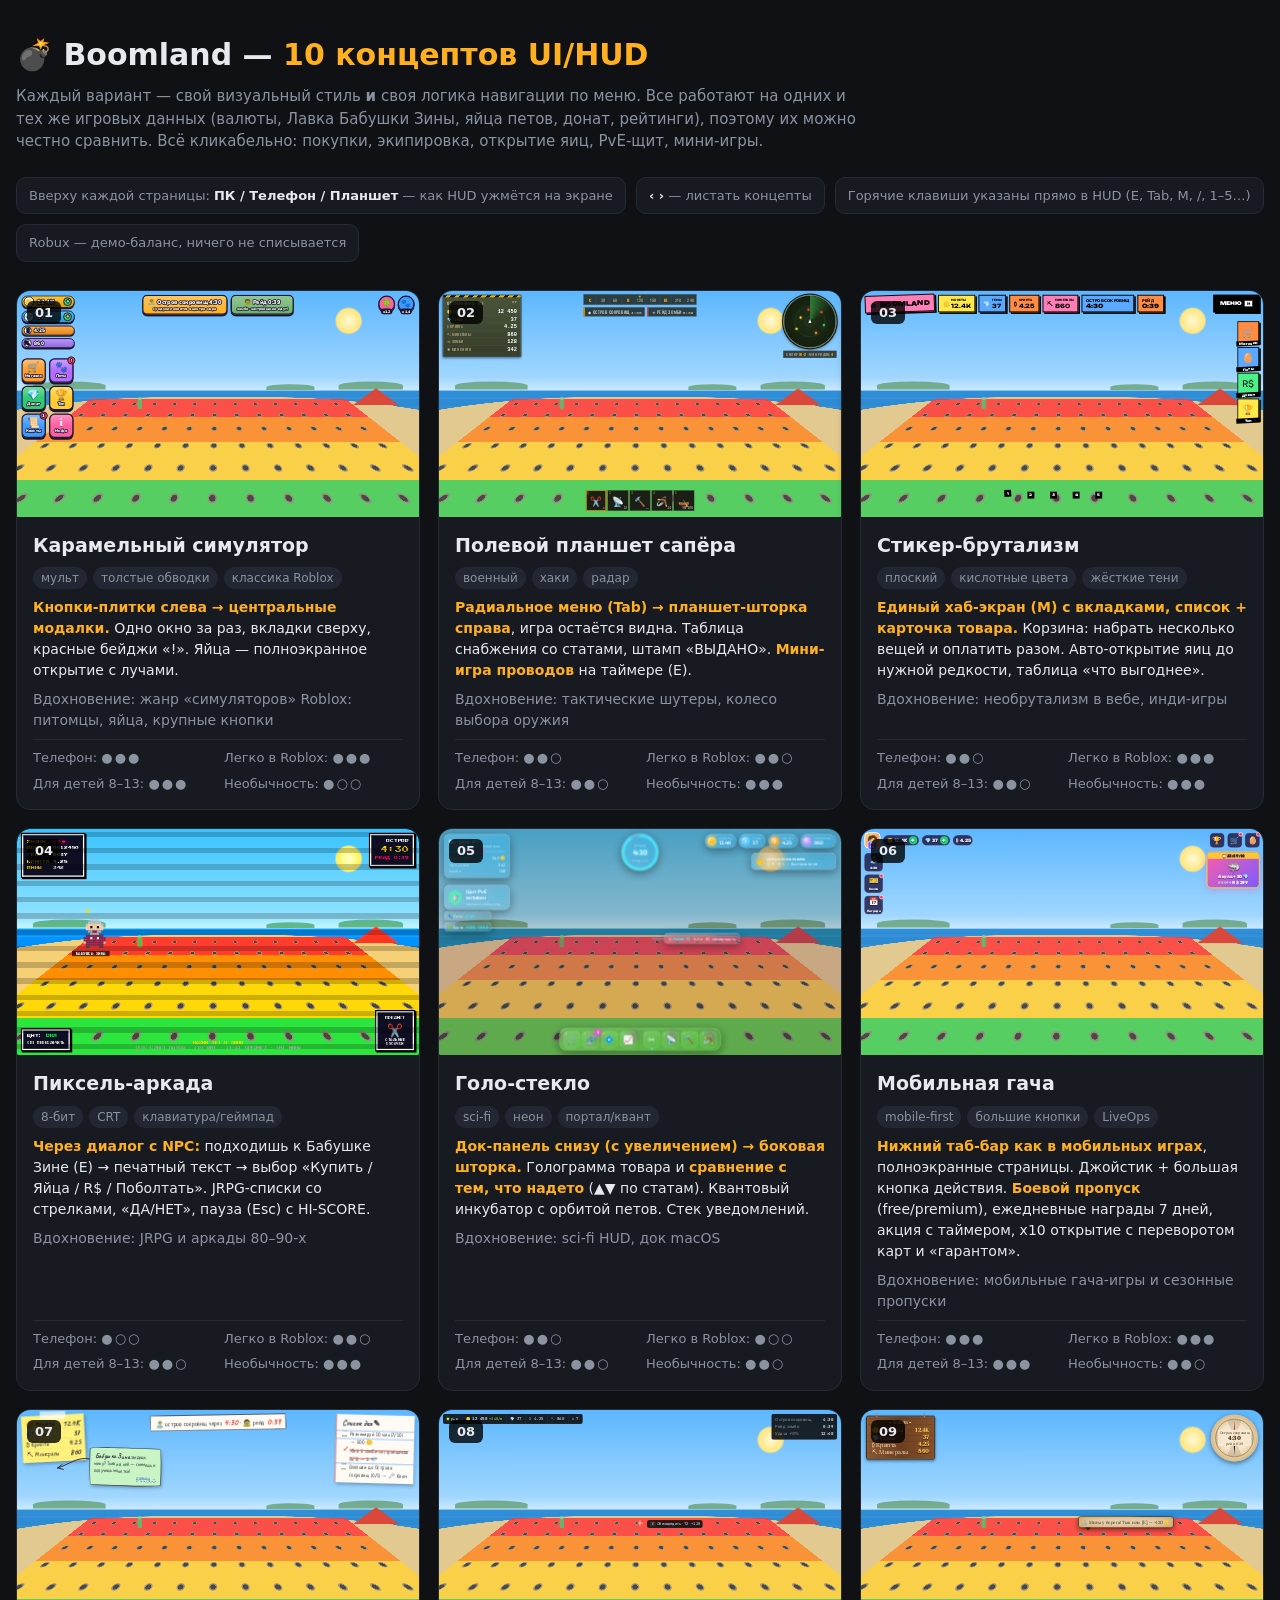
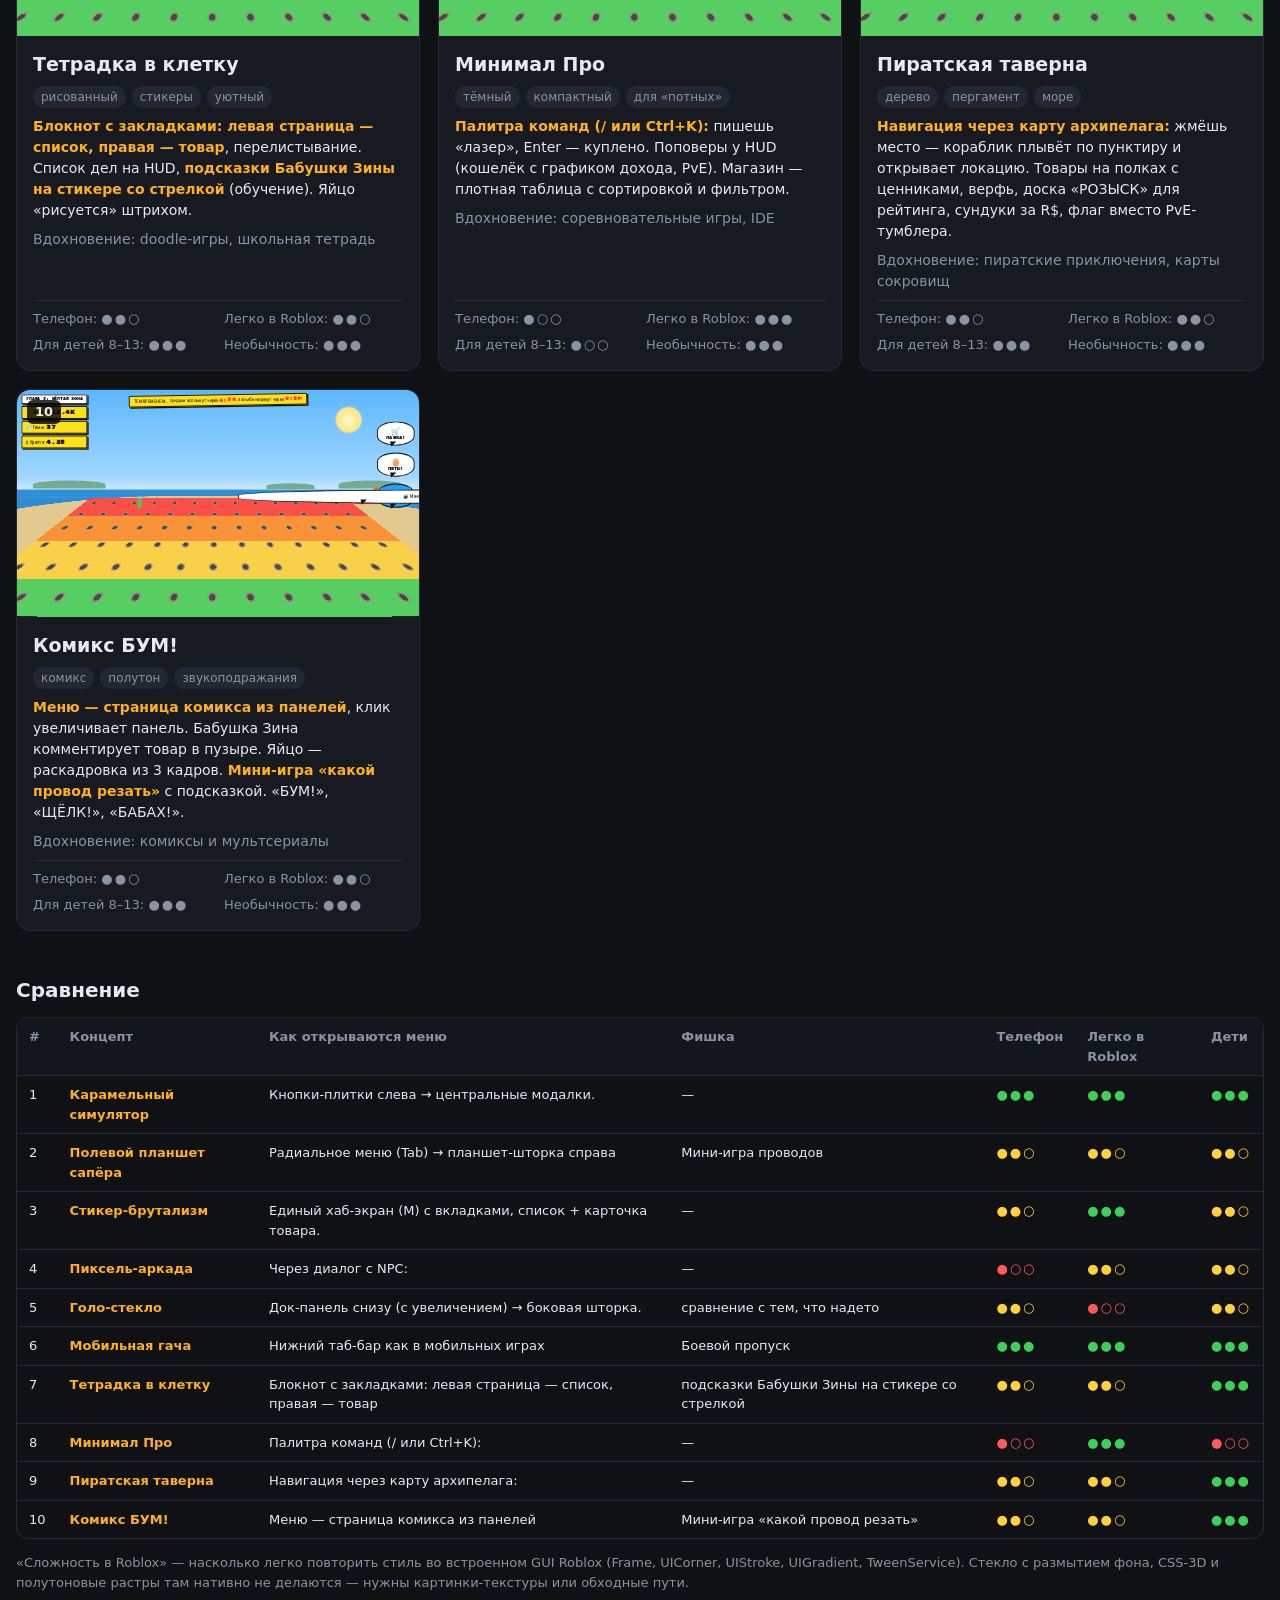
<file: index.html>
<!doctype html>
<html lang="ru">
<head>
<meta charset="utf-8">
<meta name="viewport" content="width=device-width, initial-scale=1">
<title>Boomland UI Concepts</title>
<style>
  :root { --bg: #0f1115; --card: #171a21; --line: #262a33; --txt: #e7e9ee; --mut: #8b92a0; --acc: #ffb020; --ok: #3ecf5a; --mid: #ffd23c; --bad: #ff5a5a; }
  * { box-sizing: border-box; }
  body { margin: 0; background: var(--bg); color: var(--txt); font: 15px/1.5 system-ui, -apple-system, 'Segoe UI', sans-serif; }
  .wrap { max-width: 1320px; margin: 0 auto; padding: 32px 16px 60px; }
  h1 { margin: 0; font-size: 30px; } h1 span { color: var(--acc); }
  .lead { color: var(--mut); max-width: 860px; margin: 8px 0 24px; }
  .how { display: flex; gap: 10px; flex-wrap: wrap; margin-bottom: 28px; }
  .how div { background: var(--card); border: 1px solid var(--line); border-radius: 10px; padding: 8px 12px; font-size: 13px; color: var(--mut); }
  .how b { color: var(--txt); }
  .grid { display: grid; grid-template-columns: repeat(auto-fill, minmax(400px, 1fr)); gap: 18px; }
  @media (max-width: 460px) { .grid { grid-template-columns: 1fr; } }
  .card { background: var(--card); border: 1px solid var(--line); border-radius: 14px; overflow: hidden; display: flex; flex-direction: column; text-decoration: none; color: inherit; transition: border-color .15s, transform .15s; }
  .card:hover { border-color: var(--acc); transform: translateY(-3px); }
  .pv { position: relative; aspect-ratio: 16 / 9; overflow: hidden; background: #000; }
  .pv iframe { position: absolute; left: 0; top: 0; width: 1280px; height: 720px; border: 0; transform-origin: 0 0; pointer-events: none; }
  .pv .n { position: absolute; left: 10px; top: 10px; background: #000c; padding: 2px 8px; border-radius: 6px; font-weight: 700; font-size: 13px; }
  .bd { padding: 14px 16px 16px; display: flex; flex-direction: column; gap: 8px; flex: 1; }
  .bd h2 { margin: 0; font-size: 19px; }
  .tags { display: flex; gap: 6px; flex-wrap: wrap; } .tags span { font-size: 12px; padding: 2px 8px; border-radius: 20px; background: #232733; color: var(--mut); }
  .bd p { margin: 0; color: var(--mut); font-size: 14px; }
  .bd .lg { color: var(--txt); } .bd .lg b { color: var(--acc); font-weight: 600; }
  .meta { display: grid; grid-template-columns: 1fr 1fr; gap: 6px 12px; font-size: 13px; margin-top: auto; padding-top: 8px; border-top: 1px solid var(--line); }
  .meta span { color: var(--mut); }
  .dots { letter-spacing: 2px; } .g { color: var(--ok); } .y { color: var(--mid); } .r { color: var(--bad); }
  h3 { margin: 44px 0 12px; font-size: 20px; }
  .tbl { overflow-x: auto; border: 1px solid var(--line); border-radius: 12px; }
  table { width: 100%; border-collapse: collapse; min-width: 900px; font-size: 13px; }
  th, td { text-align: left; padding: 9px 12px; border-bottom: 1px solid var(--line); vertical-align: top; }
  th { color: var(--mut); font-weight: 600; background: #13161c; } tr:last-child td { border-bottom: 0; }
  td a { color: var(--acc); text-decoration: none; font-weight: 600; }
  .note { color: var(--mut); font-size: 13px; margin-top: 14px; }
</style>
</head>
<body>
<div class="wrap">
  <h1>💣 Boomland — <span>10 концептов UI/HUD</span></h1>
  <p class="lead">Каждый вариант — свой визуальный стиль <b>и</b> своя логика навигации по меню. Все работают на одних и тех же игровых данных (валюты, Лавка Бабушки Зины, яйца петов, донат, рейтинги), поэтому их можно честно сравнить. Всё кликабельно: покупки, экипировка, открытие яиц, PvE-щит, мини-игры.</p>
  <div class="how">
    <div>Вверху каждой страницы: <b>ПК / Телефон / Планшет</b> — как HUD ужмётся на экране</div>
    <div><b>‹ ›</b> — листать концепты</div>
    <div>Горячие клавиши указаны прямо в HUD (E, Tab, M, /, 1–5…)</div>
    <div>Robux — демо-баланс, ничего не списывается</div>
  </div>
  <div class="grid" id="grid"></div>

  <h3>Сравнение</h3>
  <div class="tbl"><table id="cmp"></table></div>
  <p class="note">«Сложность в Roblox» — насколько легко повторить стиль во встроенном GUI Roblox (Frame, UICorner, UIStroke, UIGradient, TweenService). Стекло с размытием фона, CSS-3D и полутоновые растры там нативно не делаются — нужны картинки-текстуры или обходные пути.</p>
</div>
<script>
const C = [
  { f: '01-candy', n: 'Карамельный симулятор', tags: ['мульт', 'толстые обводки', 'классика Roblox'], logic: '<b>Кнопки-плитки слева → центральные модалки.</b> Одно окно за раз, вкладки сверху, красные бейджи «!». Яйца — полноэкранное открытие с лучами.', ref: 'жанр «симуляторов» Roblox: питомцы, яйца, крупные кнопки', mob: 3, rbx: 3, kid: 3, uniq: 1 },
  { f: '02-tactical', n: 'Полевой планшет сапёра', tags: ['военный', 'хаки', 'радар'], logic: '<b>Радиальное меню (Tab) → планшет-шторка справа</b>, игра остаётся видна. Таблица снабжения со статами, штамп «ВЫДАНО». <b>Мини-игра проводов</b> на таймере (E).', ref: 'тактические шутеры, колесо выбора оружия', mob: 2, rbx: 2, kid: 2, uniq: 3 },
  { f: '03-brutal', n: 'Стикер-брутализм', tags: ['плоский', 'кислотные цвета', 'жёсткие тени'], logic: '<b>Единый хаб-экран (M) с вкладками, список + карточка товара.</b> Корзина: набрать несколько вещей и оплатить разом. Авто-открытие яиц до нужной редкости, таблица «что выгоднее».', ref: 'необрутализм в вебе, инди-игры', mob: 2, rbx: 3, kid: 2, uniq: 3 },
  { f: '04-pixel', n: 'Пиксель-аркада', tags: ['8-бит', 'CRT', 'клавиатура/геймпад'], logic: '<b>Через диалог с NPC:</b> подходишь к Бабушке Зине (E) → печатный текст → выбор «Купить / Яйца / R$ / Поболтать». JRPG-списки со стрелками, «ДА/НЕТ», пауза (Esc) с HI-SCORE.', ref: 'JRPG и аркады 80–90-х', mob: 1, rbx: 2, kid: 2, uniq: 3 },
  { f: '05-holo', n: 'Голо-стекло', tags: ['sci-fi', 'неон', 'портал/квант'], logic: '<b>Док-панель снизу (с увеличением) → боковая шторка.</b> Голограмма товара и <b>сравнение с тем, что надето</b> (▲▼ по статам). Квантовый инкубатор с орбитой петов. Стек уведомлений.', ref: 'sci-fi HUD, док macOS', mob: 2, rbx: 1, kid: 2, uniq: 2 },
  { f: '06-mobile', n: 'Мобильная гача', tags: ['mobile-first', 'большие кнопки', 'LiveOps'], logic: '<b>Нижний таб-бар как в мобильных играх</b>, полноэкранные страницы. Джойстик + большая кнопка действия. <b>Боевой пропуск</b> (free/premium), ежедневные награды 7 дней, акция с таймером, x10 открытие с переворотом карт и «гарантом».', ref: 'мобильные гача-игры и сезонные пропуски', mob: 3, rbx: 3, kid: 3, uniq: 2 },
  { f: '07-notebook', n: 'Тетрадка в клетку', tags: ['рисованный', 'стикеры', 'уютный'], logic: '<b>Блокнот с закладками: левая страница — список, правая — товар</b>, перелистывание. Список дел на HUD, <b>подсказки Бабушки Зины на стикере со стрелкой</b> (обучение). Яйцо «рисуется» штрихом.', ref: 'doodle-игры, школьная тетрадь', mob: 2, rbx: 2, kid: 3, uniq: 3 },
  { f: '08-minimal', n: 'Минимал Про', tags: ['тёмный', 'компактный', 'для «потных»'], logic: '<b>Палитра команд (/ или Ctrl+K):</b> пишешь «лазер», Enter — куплено. Поповеры у HUD (кошелёк с графиком дохода, PvE). Магазин — плотная таблица с сортировкой и фильтром.', ref: 'соревновательные игры, IDE', mob: 1, rbx: 3, kid: 1, uniq: 3 },
  { f: '09-pirate', n: 'Пиратская таверна', tags: ['дерево', 'пергамент', 'море'], logic: '<b>Навигация через карту архипелага:</b> жмёшь место — кораблик плывёт по пунктиру и открывает локацию. Товары на полках с ценниками, верфь, доска «РОЗЫСК» для рейтинга, сундуки за R$, флаг вместо PvE-тумблера.', ref: 'пиратские приключения, карты сокровищ', mob: 2, rbx: 2, kid: 3, uniq: 3 },
  { f: '10-comic', n: 'Комикс БУМ!', tags: ['комикс', 'полутон', 'звукоподражания'], logic: '<b>Меню — страница комикса из панелей</b>, клик увеличивает панель. Бабушка Зина комментирует товар в пузыре. Яйцо — раскадровка из 3 кадров. <b>Мини-игра «какой провод резать»</b> с подсказкой. «БУМ!», «ЩЁЛК!», «БАБАХ!».', ref: 'комиксы и мультсериалы', mob: 2, rbx: 2, kid: 3, uniq: 3 },
];
const dots = (v) => `<span class="dots ${['', 'r', 'y', 'g'][v]}">${'●'.repeat(v)}${'○'.repeat(3 - v)}</span>`;
document.getElementById('grid').innerHTML = C.map((c, i) => `<a class="card" href="${c.f}.html"><div class="pv"><iframe src="${c.f}.html?embed" loading="lazy" tabindex="-1" title="${c.n}"></iframe><span class="n">${String(i + 1).padStart(2, '0')}</span></div>
  <div class="bd"><h2>${c.n}</h2><div class="tags">${c.tags.map((t) => `<span>${t}</span>`).join('')}</div><p class="lg">${c.logic}</p><p>Вдохновение: ${c.ref}</p>
  <div class="meta"><div><span>Телефон:</span> ${dots(c.mob)}</div><div><span>Легко в Roblox:</span> ${dots(c.rbx)}</div><div><span>Для детей 8–13:</span> ${dots(c.kid)}</div><div><span>Необычность:</span> ${dots(c.uniq)}</div></div></div></a>`).join('');
document.getElementById('cmp').innerHTML = `<tr><th>#</th><th>Концепт</th><th>Как открываются меню</th><th>Фишка</th><th>Телефон</th><th>Легко в Roblox</th><th>Дети</th></tr>` + C.map((c, i) => `<tr><td>${i + 1}</td><td><a href="${c.f}.html">${c.n}</a></td><td>${c.logic.match(/<b>(.*?)<\/b>/)[1]}</td><td>${(c.logic.match(/<b>(.*?)<\/b>/g)[1] || '—').replace(/<\/?b>/g, '')}</td><td>${dots(c.mob)}</td><td>${dots(c.rbx)}</td><td>${dots(c.kid)}</td></tr>`).join('');
function scale() { document.querySelectorAll('.pv').forEach((p) => { const f = p.querySelector('iframe'); f.style.transform = `scale(${p.clientWidth / 1280})`; }); }
addEventListener('resize', scale); scale();
</script>
</body>
</html>
</file>
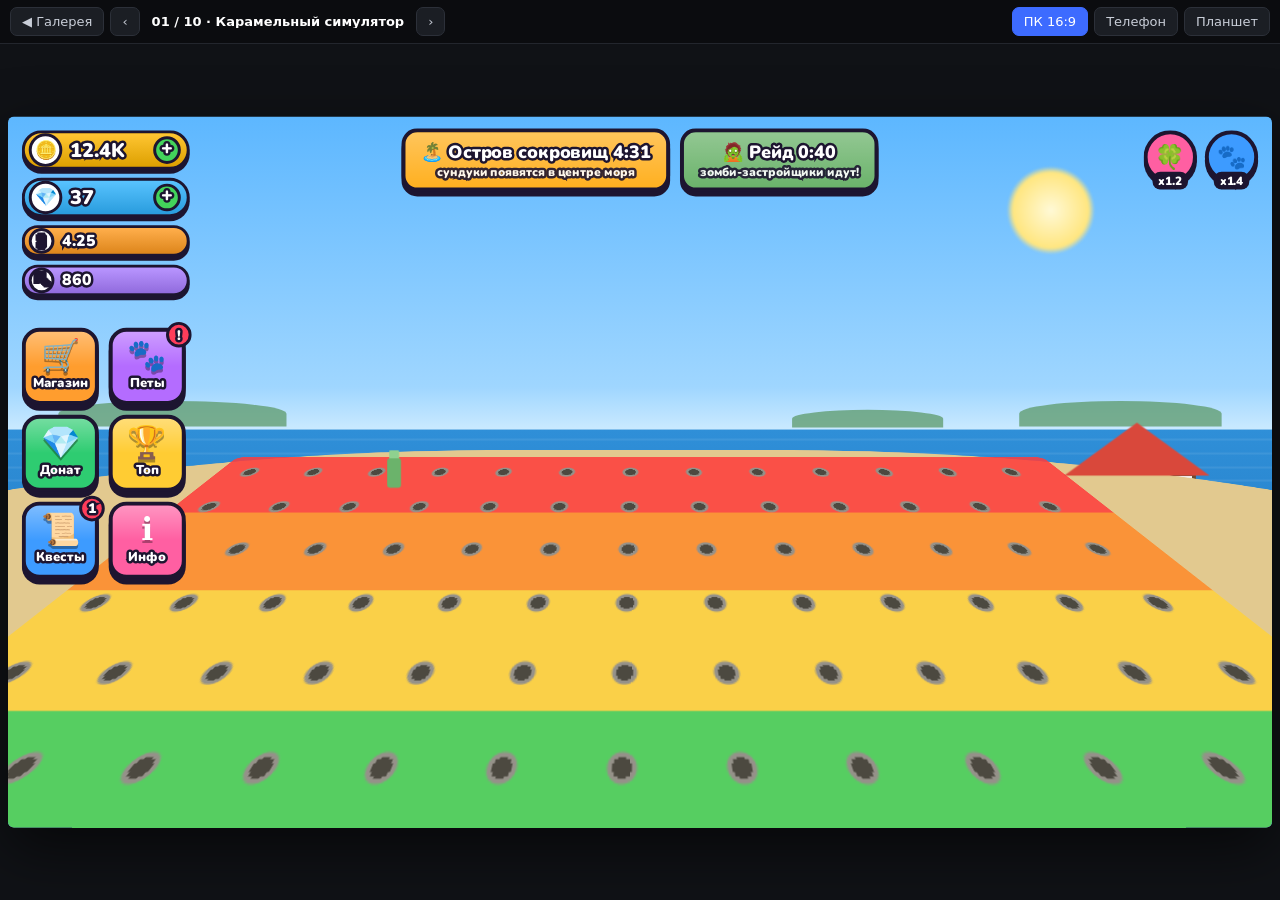
<file: 01-candy.html>
<!doctype html>
<html lang="ru">
<head>
<meta charset="utf-8">
<meta name="viewport" content="width=device-width, initial-scale=1">
<title>Карамельный симулятор</title>
<link rel="preconnect" href="https://fonts.googleapis.com">
<link href="https://fonts.googleapis.com/css2?family=Nunito:wght@700;800;900&family=Rubik+Bubbles&display=swap" rel="stylesheet">
<link rel="stylesheet" href="common/frame.css">
<style>
  #stage { font-family: 'Nunito', system-ui, sans-serif; color: #fff; --ink: #1d1530; }
  .t { -webkit-text-stroke: 5px var(--ink); paint-order: stroke fill; font-weight: 900; }
  .grp { position: absolute; z-index: 5; }
  /* currencies */
  .cur { left: 14px; top: 14px; display: flex; flex-direction: column; gap: 8px; }
  .pill { display: flex; align-items: center; gap: 8px; height: 40px; min-width: 170px; padding: 0 6px 0 4px;
    background: linear-gradient(#ffffff33, #00000022), var(--c); border: 3px solid var(--ink); border-radius: 22px;
    box-shadow: 0 4px 0 var(--ink); font-size: 20px; }
  .pill .ic { width: 34px; height: 34px; border-radius: 50%; background: #fff; border: 3px solid var(--ink);
    display: grid; place-items: center; font-size: 18px; color: var(--ink); font-weight: 900; }
  .pill .v { flex: 1; }
  .pill .plus { width: 28px; height: 28px; border-radius: 50%; background: #43d35b; border: 3px solid var(--ink);
    font-size: 20px; line-height: 18px; text-align: center; cursor: pointer; pointer-events: auto; }
  .pill.small { height: 32px; min-width: 130px; font-size: 16px; }
  .pill.small .ic { width: 26px; height: 26px; font-size: 14px; }
  /* main buttons */
  .menu { left: 14px; top: 214px; display: grid; grid-template-columns: repeat(2, 78px); gap: 10px; }
  .mb { position: relative; width: 78px; height: 78px; border: 4px solid var(--ink); border-radius: 18px; cursor: pointer;
    background: linear-gradient(#ffffff55, transparent 50%), var(--c); box-shadow: 0 6px 0 var(--ink);
    display: flex; flex-direction: column; align-items: center; justify-content: center; transition: transform .12s; }
  .mb:hover { transform: translateY(-3px) rotate(-3deg) scale(1.05); }
  .mb:active { transform: translateY(4px); box-shadow: 0 2px 0 var(--ink); }
  .mb .e { font-size: 32px; line-height: 1; filter: drop-shadow(0 3px 0 #0005); }
  .mb .l { font-size: 13px; margin-top: 2px; }
  .badge { position: absolute; top: -10px; right: -10px; min-width: 26px; height: 26px; border-radius: 13px; background: #ff3d5a;
    border: 3px solid var(--ink); font-size: 14px; display: grid; place-items: center; animation: bob 1s ease-in-out infinite; }
  .mb.glow { animation: glow 1.6s ease-in-out infinite; }
  @keyframes glow { 50% { box-shadow: 0 6px 0 var(--ink), 0 0 26px 6px #ffe14d; } }
  @keyframes bob { 50% { transform: translateY(-4px); } }
  /* event */
  .event { left: 50%; top: 12px; transform: translateX(-50%); display: flex; gap: 10px; }
  .ev { padding: 8px 16px; border: 4px solid var(--ink); border-radius: 16px; background: linear-gradient(#ffffff44, transparent), var(--c);
    box-shadow: 0 5px 0 var(--ink); font-size: 18px; text-align: center; }
  .ev small { display: block; font-size: 12px; opacity: .9; }
  /* right */
  .boosts { right: 14px; top: 14px; display: flex; gap: 8px; }
  .boost { width: 54px; height: 54px; border-radius: 50%; border: 4px solid var(--ink); background: var(--c);
    display: grid; place-items: center; font-size: 24px; position: relative; box-shadow: 0 4px 0 var(--ink); }
  .boost span { position: absolute; bottom: -10px; font-size: 12px; background: var(--ink); padding: 1px 6px; border-radius: 8px; }
  .pve { left: 14px; bottom: 16px; width: 150px; height: 58px; border: 4px solid var(--ink); border-radius: 18px; cursor: pointer;
    display: flex; align-items: center; gap: 8px; padding: 0 10px; font-size: 18px; box-shadow: 0 5px 0 var(--ink);
    background: linear-gradient(#ffffff55, transparent 60%), #36c46a; transition: background .2s; }
  .pve.off { background: linear-gradient(#ffffff55, transparent 60%), #ff4d4d; }
  .pve .e { font-size: 28px; }
  .pve small { display: block; font-size: 11px; }
  /* hotbar */
  .hot { left: 50%; bottom: 14px; transform: translateX(-50%); display: flex; gap: 8px; }
  .slot { width: 66px; height: 66px; border: 4px solid var(--ink); border-radius: 14px; background: #ffffffdd; position: relative;
    display: grid; place-items: center; font-size: 32px; cursor: pointer; box-shadow: 0 5px 0 var(--ink); }
  .slot.on { background: #ffe14d; transform: translateY(-8px); }
  .slot i { position: absolute; left: 4px; top: 0; font-style: normal; font-size: 14px; color: var(--ink); }
  /* world prompt */
  .prompt { left: 58%; top: 52%; display: flex; flex-direction: column; align-items: center; gap: 4px; animation: bob 1.4s ease-in-out infinite; cursor: pointer; }
  .prompt .k { width: 44px; height: 44px; border-radius: 12px; background: #fff; color: var(--ink); border: 4px solid var(--ink); font-size: 22px; display: grid; place-items: center; }
  .prompt .n { font-size: 16px; }
  .float { position: absolute; z-index: 30; font-size: 30px; pointer-events: none; animation: flt 1.1s ease-out forwards; }
  @keyframes flt { to { transform: translateY(-90px) scale(1.3); opacity: 0; } }
  /* windows */
  .veil { position: absolute; inset: 0; z-index: 50; background: #1d153088; display: none; align-items: center; justify-content: center; }
  .veil.on { display: flex; }
  .win { width: 820px; max-height: 600px; background: #fff7e8; border: 6px solid var(--ink); border-radius: 30px; color: var(--ink);
    box-shadow: 0 10px 0 var(--ink); display: flex; flex-direction: column; animation: pop .35s cubic-bezier(.3,1.6,.5,1); }
  @keyframes pop { from { transform: scale(.4); opacity: 0; } }
  .win-h { position: relative; margin: -6px -6px 0; height: 74px; border: 6px solid var(--ink); border-radius: 30px 30px 0 0;
    background: linear-gradient(#ffffff55, transparent), var(--c); display: flex; align-items: center; padding: 0 22px; gap: 12px; color: #fff; }
  .win-h .e { font-size: 38px; }
  .win-h h2 { margin: 0; font-size: 34px; font-family: 'Rubik Bubbles', 'Nunito', sans-serif; font-weight: 400; letter-spacing: 1px; }
  .x { position: absolute; right: -18px; top: -18px; width: 54px; height: 54px; border-radius: 50%; background: #ff4d4d; border: 5px solid var(--ink);
    font-size: 26px; color: #fff; cursor: pointer; box-shadow: 0 4px 0 var(--ink); }
  .x:hover { transform: rotate(90deg); transition: .2s; }
  .tabs { display: flex; gap: 8px; padding: 14px 20px 0; flex-wrap: wrap; }
  .tab { border: 4px solid var(--ink); border-radius: 14px; padding: 6px 14px; background: #fff; font: 900 16px 'Nunito'; color: var(--ink); cursor: pointer; }
  .tab.on { background: #ffe14d; transform: translateY(-3px); box-shadow: 0 3px 0 var(--ink); }
  .body { padding: 14px 20px 20px; overflow: auto; }
  .grid { display: grid; grid-template-columns: repeat(4, 1fr); gap: 12px; }
  .card { border: 4px solid var(--ink); border-radius: 18px; padding: 10px; text-align: center; position: relative;
    background: linear-gradient(170deg, #fff 30%, color-mix(in srgb, var(--r) 35%, #fff)); }
  .card .ico { font-size: 46px; height: 60px; line-height: 60px; }
  .card .nm { font-weight: 900; font-size: 15px; min-height: 40px; }
  .card .rr { font-size: 11px; font-weight: 900; color: #fff; background: var(--r); border-radius: 8px; padding: 1px 8px; display: inline-block; }
  .card .ds { font-size: 11px; opacity: .75; min-height: 30px; margin: 4px 0; }
  .btn { border: 4px solid var(--ink); border-radius: 14px; padding: 6px 10px; width: 100%; font: 900 16px 'Nunito'; color: #fff; cursor: pointer;
    background: linear-gradient(#ffffff55, transparent 60%), #43d35b; box-shadow: 0 4px 0 var(--ink); }
  .btn:active { transform: translateY(3px); box-shadow: 0 1px 0 var(--ink); }
  .btn.no { background: #b9b0c7; }
  .btn.own { background: linear-gradient(#ffffff55, transparent 60%), #3d9bff; }
  .btn.eq { background: #ffe14d; color: var(--ink); }
  .btn.rbx { background: linear-gradient(#ffffff55, transparent 60%), #1fb35a; }
  .ribbon { position: absolute; top: 10px; right: -8px; background: #ff3d5a; color: #fff; font-size: 12px; font-weight: 900; padding: 3px 10px; border: 3px solid var(--ink); border-radius: 8px; transform: rotate(8deg); }
  /* eggs */
  .eggs { display: flex; gap: 14px; margin-bottom: 14px; }
  .egg { flex: 1; border: 4px solid var(--ink); border-radius: 20px; padding: 10px; text-align: center; background: #fff; }
  .egg .ico { font-size: 54px; animation: bob 2s ease-in-out infinite; }
  .egg .pool { display: flex; justify-content: center; gap: 4px; font-size: 18px; margin: 4px 0 8px; }
  .egg .row { display: flex; gap: 6px; }
  .pets { display: grid; grid-template-columns: repeat(8, 1fr); gap: 8px; }
  .pet { border: 4px solid var(--ink); border-radius: 14px; background: color-mix(in srgb, var(--r) 30%, #fff); text-align: center; padding: 4px; cursor: pointer; position: relative; }
  .pet .ico { font-size: 30px; } .pet .m { font-size: 12px; font-weight: 900; }
  .pet.eq::after { content: '✔'; position: absolute; top: -10px; right: -8px; background: #43d35b; color: #fff; border: 3px solid var(--ink); border-radius: 50%; width: 24px; height: 24px; font-size: 13px; line-height: 18px; }
  .hint { font-size: 14px; font-weight: 800; opacity: .7; margin: 6px 0; }
  /* hatch */
  .hatch { position: absolute; inset: 0; z-index: 80; background: radial-gradient(#3b2a6b, #120b26); display: none; align-items: center; justify-content: center; gap: 40px; }
  .hatch.on { display: flex; }
  .hatch .one { position: relative; width: 200px; height: 260px; display: flex; flex-direction: column; align-items: center; justify-content: center; }
  .rays { position: absolute; width: 380px; height: 380px; top: -60px; background: repeating-conic-gradient(var(--r) 0 10deg, transparent 10deg 20deg); border-radius: 50%;
    mask: radial-gradient(#000 20%, transparent 70%); -webkit-mask: radial-gradient(#000 20%, transparent 70%); opacity: 0; animation: spin 6s linear infinite; }
  @keyframes spin { to { transform: rotate(360deg); } }
  .hatch .big { font-size: 120px; position: relative; }
  .hatch .shake { animation: shake .25s ease-in-out 6; }
  @keyframes shake { 25% { transform: rotate(-14deg); } 75% { transform: rotate(14deg); } }
  .hatch .lbl { position: relative; font-size: 26px; opacity: 0; }
  .hatch .done .rays, .hatch .done .lbl { opacity: 1; transition: opacity .3s; }
  .hatch .done .big { animation: pop .4s cubic-bezier(.3,1.6,.5,1); }
  .hatch .tap { position: absolute; bottom: 30px; font-size: 18px; opacity: .8; }
  /* list rows */
  .row-l { display: flex; align-items: center; gap: 12px; border: 4px solid var(--ink); border-radius: 16px; padding: 8px 14px; margin-bottom: 8px; background: #fff; font-weight: 900; }
  .row-l.me { background: #ffe14d; }
  .row-l .pos { width: 40px; font-size: 22px; text-align: center; }
  .row-l .nm { flex: 1; font-size: 18px; } .row-l .vv { font-size: 18px; }
  .bar { height: 18px; border: 3px solid var(--ink); border-radius: 10px; background: #fff; overflow: hidden; flex: 1; }
  .bar i { display: block; height: 100%; background: #43d35b; }
  .toast { position: absolute; left: 50%; bottom: 110px; transform: translateX(-50%) scale(0); z-index: 90; padding: 10px 22px; border-radius: 18px;
    border: 4px solid var(--ink); background: #43d35b; font-size: 20px; transition: transform .25s cubic-bezier(.3,1.6,.5,1); white-space: nowrap; }
  .toast.bad { background: #ff4d4d; }
  .toast.on { transform: translateX(-50%) scale(1); }
  @container stage (max-height: 450px) {
    .cur, .menu, .boosts, .event, .hot, .pve { zoom: .62; }
    .menu { top: 200px; }
    .win { zoom: .58; }
    .hatch { zoom: .6; }
  }
</style>
</head>
<body>
<div id="stage">
  <div class="grp cur" id="cur"></div>
  <div class="grp menu">
    <div class="mb" style="--c:#ff9d2e" data-open="shop"><span class="e">🛒</span><span class="l t">Магазин</span></div>
    <div class="mb" style="--c:#b46cff" data-open="pets"><span class="e">🐾</span><span class="l t">Петы</span><span class="badge t">!</span></div>
    <div class="mb glow" style="--c:#2ecc71" data-open="donate"><span class="e">💎</span><span class="l t">Донат</span></div>
    <div class="mb" style="--c:#ffcc33" data-open="rank"><span class="e">🏆</span><span class="l t">Топ</span></div>
    <div class="mb" style="--c:#3d9bff" data-open="quests"><span class="e">📜</span><span class="l t">Квесты</span><span class="badge t">1</span></div>
    <div class="mb" style="--c:#ff5fa2" data-open="info"><span class="e">ℹ️</span><span class="l t">Инфо</span></div>
  </div>
  <div class="grp event">
    <div class="ev t" style="--c:#ffb020">🏝️ Остров сокровищ <span id="tTimer">4:32</span><small>сундуки появятся в центре моря</small></div>
    <div class="ev t" style="--c:#6bb36b">🧟 Рейд <span id="tRaid">0:41</span><small>зомби-застройщики идут!</small></div>
  </div>
  <div class="grp boosts">
    <div class="boost t" style="--c:#ff5fa2">🍀<span>x1.2</span></div>
    <div class="boost t" style="--c:#3d9bff" id="petBoost">🐾<span>x1.4</span></div>
  </div>
  <div class="grp pve t" id="pve"><span class="e">🛡️</span><div>PvE: ВКЛ<small>вас не атакуют</small></div></div>
  <div class="grp hot" id="hot"></div>
  <div class="grp prompt t" id="prompt"><div class="k">E</div><div class="n">Разминировать 🟡</div></div>

  <div class="veil" id="veil"><div class="win" id="win"></div></div>
  <div class="hatch t" id="hatch"></div>
  <div class="toast t" id="toast"></div>
</div>
<script src="common/data.js"></script>
<script src="common/frame.js"></script>
<script>
const { S, CUR, RARITY, CATS, PETS, EGGS, DONATE, STATS, RANKS, QUESTS } = BL;
const $ = (s) => document.querySelector(s);
let view = null, shopCat = 'tools', rankStat = 'coins', slot = 0;

function toast(msg, ok = true) {
  const t = $('#toast'); t.textContent = msg; t.className = 'toast t on' + (ok ? '' : ' bad');
  clearTimeout(t._h); t._h = setTimeout(() => t.classList.remove('on'), 1600);
}
function renderHud() {
  $('#cur').innerHTML = `
    <div class="pill t" style="--c:#ffb800"><span class="ic">🪙</span><span class="v">${BL.fmt(S.coins)}</span><span class="plus" data-open="donate">+</span></div>
    <div class="pill t" style="--c:#2fb4ff"><span class="ic">💎</span><span class="v">${BL.fmt(S.gems)}</span><span class="plus" data-open="donate">+</span></div>
    <div class="pill t small" style="--c:#ff9a1f"><span class="ic">₿</span><span class="v">${BL.full(S.crypto)}</span></div>
    <div class="pill t small" style="--c:#a77bff"><span class="ic">⛏</span><span class="v">${BL.fmt(S.minerals)}</span></div>`;
  const pve = $('#pve');
  pve.classList.toggle('off', !S.pve);
  pve.querySelector('div').innerHTML = S.pve ? 'PvE: ВКЛ<small>вас не атакуют</small>' : 'PvP: ВКЛ<small>рейды разрешены!</small>';
  const bar = [S.equipped.tools, 'det1', 'hammer', S.equipped.weapons, S.equipped.boats];
  $('#hot').innerHTML = bar.map((id, i) => {
    const it = BL.item(id); const ic = id === 'hammer' ? '🔨' : (it ? it.icon : '·');
    return `<div class="slot ${i === slot ? 'on' : ''}" data-slot="${i}" title="${it ? it.name : 'Молоток'}"><i>${i + 1}</i>${ic}</div>`;
  }).join('');
  $('#petBoost span').textContent = 'x' + BL.petMult().toFixed(1);
}
function tick() { $('#tTimer').textContent = BL.mmss(S.treasureAt - Date.now()); $('#tRaid').textContent = BL.mmss(S.raidAt - Date.now()); }

const WIN = {
  shop: { c: '#ff9d2e', e: '🛒', t: 'Лавка Бабушки Зины', body() {
    return `<div class="tabs">${Object.keys(CATS).map((k) => `<button class="tab ${k === shopCat ? 'on' : ''}" data-cat="${k}">${CATS[k].icon} ${CATS[k].name}</button>`).join('')}</div>
      <div class="body"><div class="grid">${BL.byCat(shopCat).map((it) => {
        const own = S.owned.has(it.id), eq = S.equipped[it.cat] === it.id;
        const lbl = eq ? 'В руках' : own ? (it.cat === 'build' ? 'Построено' : 'Надеть') : BL.price(it);
        const cls = eq ? 'eq' : own ? 'own' : it.cur === 'robux' ? 'rbx' : BL.canAfford(it) ? '' : 'no';
        return `<div class="card" style="--r:${RARITY[it.rarity].color}"><div class="ico">${it.icon}</div><span class="rr">${RARITY[it.rarity].name}</span>
          <div class="nm">${it.name}</div><div class="ds">${it.desc}</div><button class="btn t ${cls}" data-buy="${it.id}">${lbl}</button></div>`;
      }).join('')}</div></div>`; } },
  pets: { c: '#b46cff', e: '🐾', t: 'Инкубатор петов', body() {
    return `<div class="body"><div class="eggs">${EGGS.map((e) => `<div class="egg"><div class="ico">${e.icon}</div><b>${e.name}</b>
        <div class="pool">${Object.keys(e.pool).map((k) => `<span title="${PETS[k].name} ${e.pool[k]}%">${PETS[k].icon}</span>`).join('')}</div>
        <div class="row"><button class="btn t ${e.cur === 'robux' ? 'rbx' : ''}" data-hatch="${e.id}" data-n="1">x1 · ${BL.price(e)}</button>
        <button class="btn t own" data-hatch="${e.id}" data-n="3">x3</button></div></div>`).join('')}</div>
      <div class="hint">Ваши петы — нажмите, чтобы надеть/снять (слоты ${S.pets.filter((p) => p.eq).length}/${S.petSlots}) · бонус x${BL.petMult().toFixed(2)}</div>
      <div class="pets">${S.pets.map((p) => { const d = PETS[p.key]; return `<div class="pet ${p.eq ? 'eq' : ''}" style="--r:${RARITY[d.rarity].color}" data-pet="${p.uid}" title="${d.name}"><div class="ico">${d.icon}</div><div class="m">x${d.mult}</div></div>`; }).join('')}</div></div>`; } },
  donate: { c: '#2ecc71', e: '💎', t: 'Донат-лавка', body() {
    return `<div class="body"><div class="hint">Демо-баланс: R$ ${BL.full(S.robux)} — покупки не настоящие</div>
      <div class="grid">${DONATE.filter((d) => d.kind === 'pack').map((d) => `<div class="card" style="--r:#ffcc33">${d.tag ? `<span class="ribbon">${d.tag}</span>` : ''}<div class="ico">${d.icon}</div>
        <div class="nm">${d.name}</div><div class="ds">${Object.keys(d.give).map((k) => CUR[k].icon + ' ' + BL.fmt(d.give[k])).join(' + ')}</div><button class="btn t rbx" data-don="${d.id}">R$ ${d.price}</button></div>`).join('')}</div>
      <div class="hint" style="margin-top:14px">Навсегда и бусты</div>
      <div class="grid">${DONATE.filter((d) => d.kind !== 'pack').map((d) => `<div class="card" style="--r:#b46cff"><div class="ico">${d.icon}</div><div class="nm">${d.name}</div><div class="ds">${d.desc}</div>
        <button class="btn t ${S.passes.has(d.id) ? 'eq' : 'rbx'}" data-don="${d.id}">${S.passes.has(d.id) ? 'Есть ✔' : 'R$ ' + d.price}</button></div>`).join('')}</div></div>`; } },
  rank: { c: '#ffb800', e: '🏆', t: 'Топ сервера', body() {
    const medal = ['🥇', '🥈', '🥉'];
    return `<div class="tabs">${STATS.map((s) => `<button class="tab ${s.id === rankStat ? 'on' : ''}" data-stat="${s.id}">${s.name}</button>`).join('')}</div>
      <div class="body">${RANKS[rankStat].slice(0, 10).map((r, i) => `<div class="row-l ${r.me ? 'me' : ''}"><span class="pos">${medal[i] || i + 1}</span><span class="nm">${r.name}</span><span class="vv">${BL.fmt(r.value)}</span></div>`).join('')}</div>`; } },
  quests: { c: '#3d9bff', e: '📜', t: 'Задания дня', body() {
    return `<div class="body">${QUESTS.map((q) => `<div class="row-l"><span class="nm">${q.text}<div class="bar"><i style="width:${q.done / q.need * 100}%"></i></div></span>
      <span class="vv">${q.done}/${q.need}</span><button class="btn t ${q.done >= q.need ? '' : 'no'}" style="width:150px" data-claim="${q.id}">${q.done >= q.need ? 'Забрать ' : ''}${q.reward}</button></div>`).join('')}</div>`; } },
  info: { c: '#ff5fa2', e: 'ℹ️', t: 'Как играть', body() {
    return `<div class="body">${Object.keys(CUR).filter((k) => k !== 'robux').map((k) => `<div class="row-l"><span class="pos">${CUR[k].icon}</span><span class="nm">${CUR[k].name}</span><span style="font-size:14px">${{ coins: 'с мин, тратятся у Бабушки Зины', gems: 'прокачка петов', crypto: 'майнинг-фермы, крадут в рейдах', minerals: 'каменоломня, меняются на бафы' }[k]}</span></div>`).join('')}
      <div class="row-l"><span class="pos">🔊</span><span class="nm">Скримеры</span><button class="btn t own" style="width:120px">Вкл</button></div>
      <div class="row-l"><span class="pos">👵</span><span class="nm">Обучение с Бабушкой Зиной</span><button class="btn t" style="width:120px">Заново</button></div></div>`; } },
};

function open(k) {
  view = k; const w = WIN[k];
  $('#win').style.setProperty('--c', w.c);
  $('#win').innerHTML = `<div class="win-h" style="--c:${w.c}"><span class="e">${w.e}</span><h2 class="t">${w.t}</h2><button class="x t" data-close>✕</button></div>${w.body()}`;
  $('#veil').classList.add('on');
}
function refresh() { if (view) { const st = $('#win .body')?.scrollTop; open(view); if ($('#win .body')) $('#win .body').scrollTop = st; } }
function close() { view = null; $('#veil').classList.remove('on'); }

function hatchShow(pets) {
  const h = $('#hatch');
  const egg = EGGS.find((e) => e.id === h.dataset.egg);
  h.innerHTML = pets.map((p) => `<div class="one" style="--r:${RARITY[p.rarity].color}"><div class="rays"></div><div class="big shake">${egg.icon}</div><div class="lbl">${p.name}<br><span style="color:${RARITY[p.rarity].color}">${RARITY[p.rarity].name} · x${p.mult}</span></div></div>`).join('') + '<div class="tap">нажмите, чтобы продолжить</div>';
  h.classList.add('on');
  setTimeout(() => h.querySelectorAll('.one').forEach((o, i) => { o.classList.add('done'); o.querySelector('.big').classList.remove('shake'); o.querySelector('.big').textContent = pets[i].icon; }), 1500);
}

document.addEventListener('click', (e) => {
  const t = e.target.closest('[data-open],[data-close],[data-cat],[data-buy],[data-hatch],[data-pet],[data-don],[data-stat],[data-claim],[data-slot],#pve,#prompt,#hatch,#veil');
  if (!t) return;
  if (t.id === 'veil' && e.target !== t) return;
  const d = t.dataset;
  if (d.open) open(d.open);
  else if ('close' in d || t.id === 'veil') close();
  else if (d.cat) { shopCat = d.cat; refresh(); }
  else if (d.stat) { rankStat = d.stat; refresh(); }
  else if (d.buy) { const r = BL.buy(d.buy); toast(r.msg, r.ok); }
  else if (d.don) { const r = BL.donate(d.don); toast(r.msg, r.ok); }
  else if (d.pet) { const r = BL.togglePet(+d.pet); if (!r.ok) toast(r.msg, false); }
  else if (d.claim) { const q = QUESTS.find((x) => x.id === d.claim); if (q.done >= q.need) { q.done = 0; toast('Награда: ' + q.reward); refresh(); } }
  else if (d.hatch) { const r = BL.hatch(d.hatch, +d.n); if (!r.ok) return toast(r.msg, false); $('#hatch').dataset.egg = d.hatch; hatchShow(r.pets); }
  else if (d.slot) { slot = +d.slot; renderHud(); }
  else if (t.id === 'pve') toast(BL.togglePvE() ? '🛡️ Щит включён' : '⚔️ PvP включён!', true);
  else if (t.id === 'hatch') { t.classList.remove('on'); refresh(); }
  else if (t.id === 'prompt') defuse(e);
});
function defuse(e) {
  const r = BL.ZONES[1].reward; BL.earn(r);
  const f = document.createElement('div'); f.className = 'float t'; f.textContent = '+' + r + ' 🪙';
  const st = $('#stage').getBoundingClientRect(), k = st.width / $('#stage').offsetWidth;
  f.style.left = (e.clientX - st.left) / k + 'px'; f.style.top = (e.clientY - st.top) / k - 40 + 'px';
  $('#stage').append(f); setTimeout(() => f.remove(), 1100);
}
document.addEventListener('keydown', (e) => {
  if (e.key === 'Escape') close();
  if (e.key >= '1' && e.key <= '5') { slot = +e.key - 1; renderHud(); }
  if (e.key.toLowerCase() === 'e' || e.key === 'у') $('#prompt').click();
});
BL.on((w) => { if (w === 'tick') return tick(); renderHud(); if (w !== 'earn') refresh(); });
renderHud(); tick();
</script>
</body>
</html>
</file>
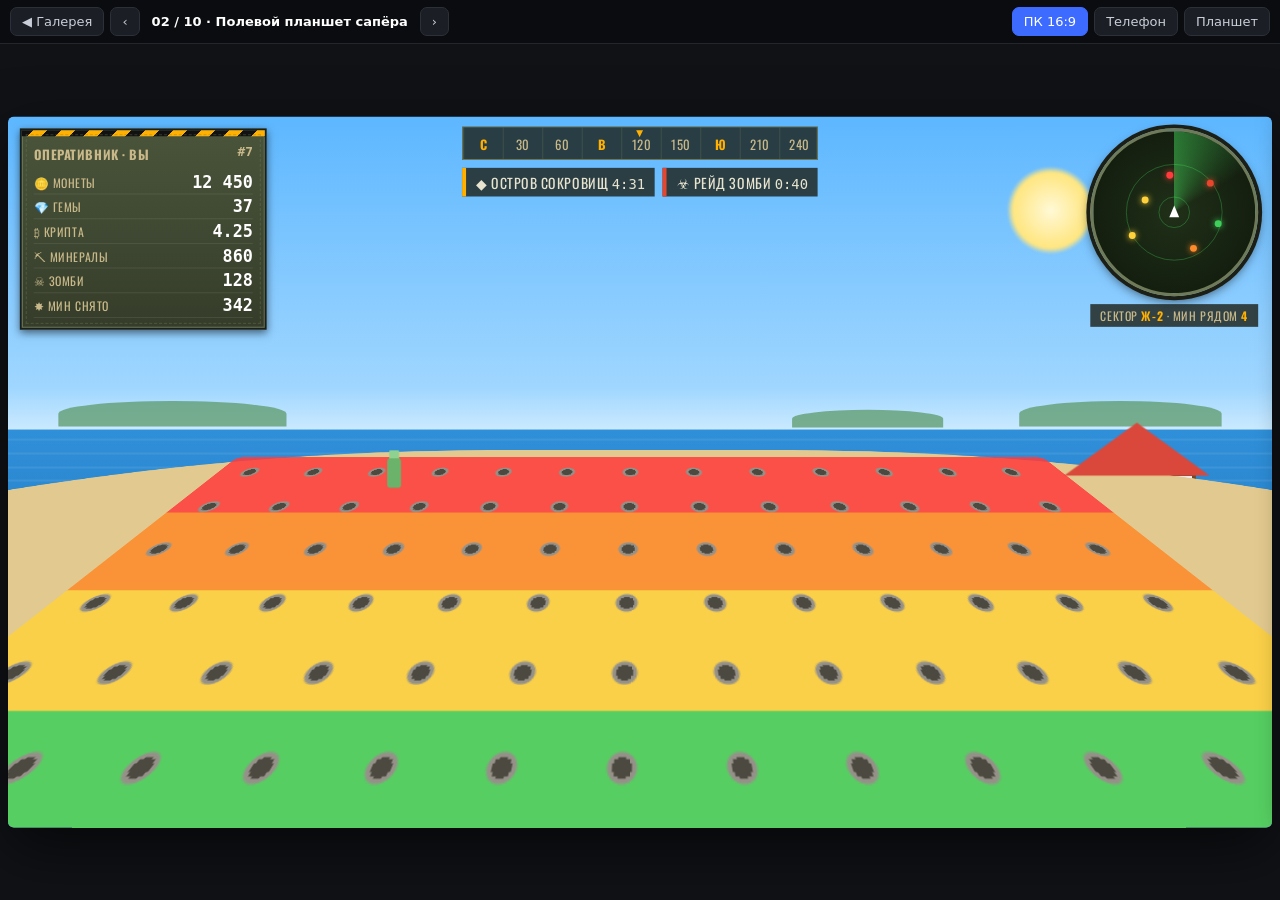
<file: 02-tactical.html>
<!doctype html>
<html lang="ru">
<head>
<meta charset="utf-8">
<meta name="viewport" content="width=device-width, initial-scale=1">
<title>Полевой планшет сапёра</title>
<link rel="preconnect" href="https://fonts.googleapis.com">
<link href="https://fonts.googleapis.com/css2?family=Oswald:wght@400;600;700&family=PT+Mono&display=swap" rel="stylesheet">
<link rel="stylesheet" href="common/frame.css">
<style>
  #stage { font-family: 'Oswald', 'Arial Narrow', sans-serif; color: #e8e4cf; text-transform: uppercase; letter-spacing: .04em;
    --olive: #3d4630; --olive2: #586345; --khaki: #c9b98a; --paper: #e9dfbf; --amber: #ffb000; --red: #e8452c; --dark: #1b1f16; }
  .mono { font-family: 'PT Mono', monospace; letter-spacing: 0; }
  .p { position: absolute; z-index: 5; }
  .plate { background: linear-gradient(#4a543a, #353d2a); border: 2px solid #1b1f16; box-shadow: inset 0 0 0 1px #6f7a58, 0 3px 8px #0008; }
  .plate::before { content: ''; position: absolute; inset: 4px; border: 1px dashed #6f7a5866; pointer-events: none; }
  .hz { background: repeating-linear-gradient(-45deg, var(--amber) 0 10px, #111 10px 20px); }
  /* operator card */
  .op { left: 12px; top: 12px; width: 250px; padding: 10px 12px; }
  .op h4 { margin: 0 0 6px; font-size: 13px; color: var(--khaki); display: flex; justify-content: space-between; }
  .op .row { display: flex; justify-content: space-between; align-items: center; font-size: 17px; padding: 2px 0; border-bottom: 1px solid #ffffff14; }
  .op .row b { font-weight: 600; color: #fff; }
  .op .row .k { font-size: 12px; color: var(--khaki); }
  .op .stripe { height: 6px; margin: -10px -12px 8px; }
  /* compass */
  .compass { left: 50%; top: 10px; width: 360px; margin-left: -180px; height: 34px; overflow: hidden;
    background: #1b1f16cc; border: 1px solid #6f7a58; }
  .compass .tape { position: absolute; top: 0; height: 100%; display: flex; white-space: nowrap; animation: pan 18s linear infinite alternate; }
  .compass span { width: 40px; text-align: center; font-size: 13px; line-height: 34px; color: var(--khaki); border-left: 1px solid #6f7a5855; }
  .compass span.c { color: var(--amber); font-weight: 700; }
  .compass::after { content: '▼'; position: absolute; left: 50%; top: -4px; transform: translateX(-50%); color: var(--amber); font-size: 12px; }
  @keyframes pan { to { transform: translateX(-280px); } }
  .alert { left: 50%; top: 52px; transform: translateX(-50%); display: flex; gap: 8px; }
  .alert div { padding: 4px 10px; font-size: 14px; background: #1b1f16cc; border-left: 4px solid var(--c); }
  /* radar */
  .radar { right: 14px; top: 12px; width: 170px; height: 170px; border-radius: 50%; overflow: hidden;
    background: radial-gradient(#203018, #0f170c); border: 3px solid #6f7a58; box-shadow: 0 0 0 4px #1b1f16, 0 4px 12px #000a; }
  .radar .ring { position: absolute; inset: 20%; border: 1px solid #4cff6a44; border-radius: 50%; }
  .radar .ring.b { inset: 40%; }
  .radar .sweep { position: absolute; inset: 0; background: conic-gradient(from 0deg, #4cff6a66, transparent 60deg); border-radius: 50%; animation: sweep 3s linear infinite; }
  @keyframes sweep { to { transform: rotate(360deg); } }
  .radar .blip { position: absolute; width: 7px; height: 7px; border-radius: 50%; background: var(--c); box-shadow: 0 0 6px var(--c); }
  .radar .me { position: absolute; left: 50%; top: 50%; width: 0; height: 0; margin: -7px 0 0 -5px; border: 5px solid transparent; border-bottom: 12px solid #fff; border-top: 0; }
  .radar-cap { right: 14px; top: 190px; width: 170px; text-align: center; font-size: 12px; background: #1b1f16cc; padding: 3px; color: var(--khaki); }
  .radar-cap b { color: var(--amber); }
  /* belt */
  .belt { left: 50%; bottom: 12px; transform: translateX(-50%); display: flex; gap: 4px; padding: 6px; }
  .belt .s { width: 66px; height: 66px; background: #1b1f16; border: 1px solid #6f7a58; position: relative; display: grid; place-items: center; font-size: 30px; cursor: pointer; }
  .belt .s.on { border-color: var(--amber); box-shadow: inset 0 0 0 2px var(--amber); }
  .belt .s i { position: absolute; left: 3px; top: 1px; font: 11px 'PT Mono'; color: var(--khaki); }
  .belt .s u { position: absolute; bottom: 2px; right: 3px; font: 10px 'PT Mono'; text-decoration: none; color: #fff; }
  .menu-btn { left: 50%; bottom: 96px; transform: translateX(-50%); padding: 6px 18px; font-size: 15px; cursor: pointer; color: #fff; }
  .menu-btn kbd { font: 12px 'PT Mono'; background: var(--amber); color: #111; padding: 1px 5px; margin-left: 6px; }
  /* pve lever */
  .shield { left: 12px; bottom: 12px; width: 196px; padding: 10px 12px; cursor: pointer; display: flex; align-items: center; gap: 10px; }
  .lever { width: 54px; height: 26px; border-radius: 13px; background: #1b1f16; border: 1px solid #6f7a58; position: relative; flex: none; }
  .lever::after { content: ''; position: absolute; top: 2px; left: 2px; width: 20px; height: 20px; border-radius: 50%; background: #5fd05f; transition: .2s; box-shadow: 0 0 8px #5fd05f; }
  .shield.off .lever::after { left: 30px; background: var(--red); box-shadow: 0 0 8px var(--red); }
  .shield b { display: block; font-size: 18px; } .shield small { font-size: 11px; color: var(--khaki); }
  /* prompt */
  .prompt { left: 55%; top: 48%; padding: 6px 10px; background: #1b1f16dd; border: 1px solid var(--amber); cursor: pointer; font-size: 14px; }
  .prompt kbd { background: var(--amber); color: #111; font: 700 13px 'PT Mono'; padding: 1px 6px; margin-right: 6px; }
  .prompt::after { content: ''; position: absolute; left: 20px; top: 100%; width: 1px; height: 40px; background: var(--amber); }
  /* radial */
  .radial { position: absolute; inset: 0; z-index: 40; display: none; background: radial-gradient(#0000 10%, #000a 70%); }
  .radial.on { display: block; }
  .wheel { position: absolute; left: 50%; top: 50%; width: 420px; height: 420px; margin: -210px; animation: zin .18s ease-out; }
  @keyframes zin { from { transform: scale(.7) rotate(-20deg); opacity: 0; } }
  .sec { position: absolute; width: 120px; height: 92px; margin: -46px -60px; display: flex; flex-direction: column; align-items: center; justify-content: center;
    background: #2a3120ee; border: 1px solid #6f7a58; cursor: pointer; clip-path: polygon(12% 0, 88% 0, 100% 50%, 88% 100%, 12% 100%, 0 50%); transition: .12s; }
  .sec:hover, .sec.hl { background: var(--amber); color: #111; transform: scale(1.1); }
  .sec .e { font-size: 30px; } .sec .l { font-size: 14px; font-weight: 700; } .sec .k { font: 10px 'PT Mono'; opacity: .7; }
  .hub { position: absolute; left: 50%; top: 50%; width: 130px; height: 130px; margin: -65px; border-radius: 50%; background: #1b1f16; border: 2px solid var(--amber);
    display: grid; place-items: center; text-align: center; font-size: 13px; color: var(--khaki); }
  .hub b { display: block; font-size: 18px; color: #fff; }
  /* clipboard drawer */
  .drawer { position: absolute; right: 0; top: 0; bottom: 0; width: 560px; z-index: 50; transform: translateX(105%); transition: transform .28s cubic-bezier(.2,.8,.2,1);
    display: flex; flex-direction: column; background: #2a3120; border-left: 3px solid #111; box-shadow: -10px 0 30px #000a; }
  .drawer.on { transform: none; }
  .clip { height: 14px; flex: none; }
  .dh { padding: 12px 16px 8px; display: flex; align-items: flex-end; gap: 12px; border-bottom: 2px solid #111; }
  .dh h2 { margin: 0; font-size: 28px; line-height: 1; color: #fff; }
  .dh .code { font: 11px 'PT Mono'; color: var(--khaki); }
  .dh .x { margin-left: auto; background: none; border: 1px solid #6f7a58; color: var(--khaki); font: 600 13px 'Oswald'; padding: 4px 10px; cursor: pointer; text-transform: uppercase; }
  .paper { margin: 12px; flex: 1; overflow: auto; background: var(--paper); color: #2a2a1e; padding: 12px 14px; box-shadow: inset 0 0 40px #b8a46e;
    background-image: repeating-linear-gradient(#0000 0 27px, #a8986c55 27px 28px); }
  .seg { display: flex; margin-bottom: 10px; border: 1px solid #2a2a1e; }
  .seg button { flex: 1; background: none; border: 0; border-right: 1px solid #2a2a1e; padding: 5px; font: 600 13px 'Oswald'; text-transform: uppercase; cursor: pointer; color: #2a2a1e; }
  .seg button:last-child { border-right: 0; }
  .seg button.on { background: #2a2a1e; color: var(--paper); }
  .ln { display: grid; grid-template-columns: 38px 1fr 120px 92px; gap: 10px; align-items: center; padding: 6px 0; border-bottom: 1px dashed #2a2a1e66; }
  .ln .ic { font-size: 26px; text-align: center; }
  .ln .nm { font-size: 16px; font-weight: 600; line-height: 1.1; }
  .ln .nm small { display: block; font: 11px 'PT Mono'; text-transform: none; opacity: .75; }
  .stat { display: grid; grid-template-columns: 26px 1fr; gap: 4px; align-items: center; font: 10px 'PT Mono'; }
  .stat i { height: 6px; background: #2a2a1e22; display: block; position: relative; }
  .stat i::after { content: ''; position: absolute; inset: 0; width: var(--v); background: #2a2a1e; }
  .buy { font: 600 13px 'Oswald'; text-transform: uppercase; padding: 6px 4px; border: 2px solid #2a2a1e; background: none; cursor: pointer; color: #2a2a1e; }
  .buy:hover { background: #2a2a1e; color: var(--paper); }
  .buy.eq { background: #4a7a2a; color: #fff; border-color: #4a7a2a; }
  .buy.no { opacity: .45; }
  .stamp { position: absolute; right: 30px; top: 90px; z-index: 2; border: 4px solid var(--red); color: var(--red); font-size: 34px; font-weight: 700; padding: 4px 14px;
    transform: rotate(-14deg); opacity: 0; pointer-events: none; }
  .stamp.on { animation: stamp .9s ease-out; }
  @keyframes stamp { 0% { opacity: 0; transform: rotate(-14deg) scale(2.4); } 20% { opacity: .9; transform: rotate(-14deg) scale(1); } 80% { opacity: .9; } 100% { opacity: 0; } }
  .crate { display: inline-block; width: calc(33.3% - 8px); margin: 0 4px 10px; text-align: center; padding: 8px; border: 2px solid #2a2a1e; vertical-align: top; }
  .crate .e { font-size: 34px; } .crate b { display: block; font-size: 14px; }
  .k9 { display: inline-flex; align-items: center; gap: 6px; border: 1px solid #2a2a1e; padding: 3px 8px; margin: 3px; cursor: pointer; font-size: 13px; }
  .k9.eq { background: #2a2a1e; color: var(--paper); }
  .tbl { width: 100%; border-collapse: collapse; font-family: 'PT Mono'; font-size: 14px; text-transform: none; }
  .tbl td { padding: 5px 4px; border-bottom: 1px dashed #2a2a1e66; } .tbl tr.me td { background: #ffb00055; font-weight: 700; }
  .tbl td:last-child { text-align: right; }
  .note { font: 12px 'PT Mono'; text-transform: none; margin: 4px 0 10px; }
  /* defuse */
  .defuse { position: absolute; inset: 0; z-index: 60; display: none; place-items: center; background: #000b; }
  .defuse.on { display: grid; }
  .box { width: 560px; padding: 16px; position: relative; }
  .box h3 { margin: 0 0 8px; display: flex; justify-content: space-between; font-size: 20px; }
  .timer { height: 8px; background: #1b1f16; margin-bottom: 12px; } .timer i { display: block; height: 100%; background: var(--amber); transition: width .1s linear; }
  .board { position: relative; height: 250px; background: #1b1f16; border: 1px solid #6f7a58; }
  .board svg { position: absolute; inset: 0; width: 100%; height: 100%; pointer-events: none; }
  .term { position: absolute; width: 60px; height: 26px; cursor: pointer; border: 2px solid #111; }
  .term.l { left: 10px; } .term.r { right: 10px; }
  .term.sel { outline: 3px solid #fff; }
  .box .tip { font: 12px 'PT Mono'; text-transform: none; color: var(--khaki); margin-top: 8px; }
  .boom { animation: boom .5s; } @keyframes boom { 20%, 60% { transform: translate(-8px, 4px); background: #a32; } 40%, 80% { transform: translate(8px, -4px); } }
  .toast { position: absolute; left: 50%; top: 92px; z-index: 90; transform: translateX(-50%); padding: 6px 14px; background: #1b1f16ee; border-left: 4px solid var(--amber);
    font-size: 15px; opacity: 0; transition: .2s; white-space: nowrap; }
  .toast.on { opacity: 1; } .toast.bad { border-color: var(--red); }
  @container stage (max-height: 450px) {
    .op, .radar, .radar-cap, .belt, .shield, .compass, .alert, .menu-btn { zoom: .6; }
    .drawer { width: 420px; } .wheel, .box { zoom: .7; }
  }
</style>
</head>
<body>
<div id="stage">
  <div class="p op plate" id="op"></div>
  <div class="p compass"><div class="tape">${''}</div></div>
  <div class="p alert"><div style="--c:#ffb000">◆ ОСТРОВ СОКРОВИЩ <span class="mono" id="tT"></span></div><div style="--c:#e8452c">☣ РЕЙД ЗОМБИ <span class="mono" id="tR"></span></div></div>
  <div class="p radar"><div class="ring"></div><div class="ring b"></div><div class="sweep"></div><div class="me"></div></div>
  <div class="p radar-cap">СЕКТОР <b>Ж-2</b> · МИН РЯДОМ <b>4</b></div>
  <div class="p shield plate" id="shield"><div class="lever"></div><div><b>ЩИТ PvE</b><small id="shTxt"></small></div></div>
  <div class="p menu-btn plate" id="menuBtn">☰ ПЛАНШЕТ<kbd>TAB</kbd></div>
  <div class="p belt plate" id="belt"></div>
  <div class="p prompt" id="prompt"><kbd>E</kbd>ОБЕЗВРЕДИТЬ · МИНА Т2</div>

  <div class="radial" id="radial"><div class="wheel" id="wheel"></div></div>
  <div class="drawer" id="drawer"><div class="clip hz"></div><div class="dh"><div><div class="code" id="dCode"></div><h2 id="dTitle"></h2></div><button class="x" id="dClose">✕ ЗАКРЫТЬ [ESC]</button></div><div class="stamp" id="stamp">ВЫДАНО</div><div class="paper" id="paper"></div></div>
  <div class="defuse" id="defuse"><div class="box plate" id="box"></div></div>
  <div class="toast" id="toast"></div>
</div>
<script src="common/data.js"></script>
<script src="common/frame.js"></script>
<script>
const { S, CUR, RARITY, CATS, PETS, EGGS, DONATE, STATS, RANKS, QUESTS } = BL;
const $ = (s) => document.querySelector(s);
let sec = null, shopCat = 'tools', rankStat = 'coins', slot = 0;

document.querySelector('.compass .tape').innerHTML = Array.from({ length: 16 }, (_, i) => {
  const d = i * 30; const n = { 0: 'С', 90: 'В', 180: 'Ю', 270: 'З', 360: 'С' }[d % 360 === 0 && d ? 360 : d];
  return `<span class="${n ? 'c' : ''}">${n || d}</span>`;
}).join('');
[[30, 40, '#ffd23c'], [60, 70, '#ff8a2a'], [45, 25, '#ff3b3b'], [75, 55, '#3ecf5a'], [22, 62, '#ffd23c'], [70, 30, '#e8452c']].forEach(([x, y, c]) => {
  const b = document.createElement('div'); b.className = 'blip'; b.style.cssText = `left:${x}%;top:${y}%;--c:${c}`; $('.radar').append(b);
});

function toast(m, ok = true) { const t = $('#toast'); t.textContent = '▸ ' + m; t.className = 'toast on' + (ok ? '' : ' bad'); clearTimeout(t._h); t._h = setTimeout(() => t.classList.remove('on'), 1800); }
function hud() {
  $('#op').innerHTML = `<div class="stripe hz"></div><h4><span>ОПЕРАТИВНИК · Вы</span><span class="mono">#${S.rank}</span></h4>
    ${['coins', 'gems', 'crypto', 'minerals'].map((k) => `<div class="row"><span class="k">${CUR[k].icon} ${CUR[k].name}</span><b class="mono">${BL.full(S[k])}</b></div>`).join('')}
    <div class="row"><span class="k">☠ Зомби</span><b class="mono">${S.kills}</b></div><div class="row"><span class="k">✸ Мин снято</span><b class="mono">${S.mines}</b></div>`;
  $('#shield').classList.toggle('off', !S.pve);
  $('#shTxt').textContent = S.pve ? 'АКТИВЕН · РЕЙДЫ ЗАПРЕЩЕНЫ' : 'ОТКЛЮЧЁН · ВОЗМОЖНА АТАКА';
  const ids = [S.equipped.tools, 'det1', 'hammer', S.equipped.weapons, S.equipped.boats];
  const ammo = ['∞', '12', '—', '24', 'HP 200'];
  $('#belt').innerHTML = ids.map((id, i) => `<div class="s ${i === slot ? 'on' : ''}" data-slot="${i}"><i>${i + 1}</i>${id === 'hammer' ? '🔨' : BL.item(id).icon}<u>${ammo[i]}</u></div>`).join('');
}
function tick() { $('#tT').textContent = BL.mmss(S.treasureAt - Date.now()); $('#tR').textContent = BL.mmss(S.raidAt - Date.now()); }

const SECS = [
  { k: 'shop', e: '📦', l: 'Снабжение', code: 'ФОРМА 7-Б · ЛАВКА БАБУШКИ ЗИНЫ', key: '1' },
  { k: 'pets', e: '🐕', l: 'Питомник', code: 'КИНОЛОГИЧЕСКАЯ СЛУЖБА', key: '2' },
  { k: 'donate', e: '🎖️', l: 'Спецпоставки', code: 'ОСОБЫЙ ОТДЕЛ · R$', key: '3' },
  { k: 'rank', e: '📊', l: 'Сводка', code: 'РЕЙТИНГ СЕРВЕРА', key: '4' },
  { k: 'quests', e: '📋', l: 'Приказы', code: 'ЗАДАНИЯ НА СУТКИ', key: '5' },
  { k: 'info', e: '📻', l: 'Связь', code: 'СПРАВКА И НАСТРОЙКИ', key: '6' },
];
$('#wheel').innerHTML = SECS.map((s, i) => {
  const a = (i / SECS.length) * Math.PI * 2 - Math.PI / 2;
  return `<div class="sec" data-sec="${s.k}" style="left:${210 + Math.cos(a) * 150}px;top:${210 + Math.sin(a) * 150}px"><span class="e">${s.e}</span><span class="l">${s.l}</span><span class="k">[${s.key}]</span></div>`;
}).join('') + `<div class="hub"><div><b>ПЛАНШЕТ</b>выберите раздел<br><span class="mono">TAB — закрыть</span></div></div>`;

function bars(st) { return ['speed:СКР', 'power:МОЩ', 'range:ДАЛ'].map((p) => { const [k, l] = p.split(':'); return `<div class="stat">${l}<i style="--v:${st[k]}%"></i></div>`; }).join(''); }
const PAGES = {
  shop() {
    return `<div class="seg">${Object.keys(CATS).map((k) => `<button class="${k === shopCat ? 'on' : ''}" data-cat="${k}">${CATS[k].name}</button>`).join('')}</div>
      ${BL.byCat(shopCat).map((it) => { const own = S.owned.has(it.id), eq = S.equipped[it.cat] === it.id;
        return `<div class="ln"><span class="ic">${it.icon}</span><span class="nm">${it.name}<small>${RARITY[it.rarity].name} · ${it.desc}</small></span><span>${bars(it.stats)}</span>
        <button class="buy ${eq ? 'eq' : ''} ${!own && !BL.canAfford(it) ? 'no' : ''}" data-buy="${it.id}">${eq ? '✓ ВЫДАНО' : own ? (it.cat === 'build' ? 'ПОСТРОЕНО' : 'ВЗЯТЬ') : BL.price(it)}</button></div>`; }).join('')}`;
  },
  pets() {
    return `<div class="note">Ящики с питомцами. Шанс указан в накладной.</div>${EGGS.map((e) => `<div class="crate"><div class="e">${e.icon}</div><b>${e.name}</b>
      <div class="note">${Object.keys(e.pool).map((k) => PETS[k].icon + e.pool[k] + '%').join(' ')}</div><button class="buy" data-hatch="${e.id}">${BL.price(e)}</button></div>`).join('')}
      <div class="note">Отряд (${S.pets.filter((p) => p.eq).length}/${S.petSlots}) · множитель x${BL.petMult().toFixed(2)} — нажмите для назначения:</div>
      ${S.pets.map((p) => `<span class="k9 ${p.eq ? 'eq' : ''}" data-pet="${p.uid}">${PETS[p.key].icon} ${PETS[p.key].name} x${PETS[p.key].mult}</span>`).join('')}`;
  },
  donate() {
    return `<div class="note">Демо-баланс R$ ${S.robux}. Покупки ненастоящие.</div>${DONATE.map((d) => `<div class="ln"><span class="ic">${d.icon}</span>
      <span class="nm">${d.name}<small>${d.give ? Object.keys(d.give).map((k) => CUR[k].icon + BL.fmt(d.give[k])).join(' + ') : d.desc}${d.tag ? ' · ' + d.tag : ''}</small></span><span class="note">${{ pack: 'ПАКЕТ', pass: 'ДОПУСК', boost: 'БУСТ' }[d.kind]}</span>
      <button class="buy ${S.passes.has(d.id) ? 'eq' : ''}" data-don="${d.id}">${S.passes.has(d.id) ? '✓ ЕСТЬ' : 'R$ ' + d.price}</button></div>`).join('')}`;
  },
  rank() {
    return `<div class="seg">${STATS.map((s) => `<button class="${s.id === rankStat ? 'on' : ''}" data-stat="${s.id}">${s.name}</button>`).join('')}</div>
      <table class="tbl">${RANKS[rankStat].map((r, i) => `<tr class="${r.me ? 'me' : ''}"><td>${String(i + 1).padStart(2, '0')}</td><td>${r.name}</td><td>${BL.full(r.value)}</td></tr>`).join('')}</table>`;
  },
  quests() {
    return QUESTS.map((q, i) => `<div class="ln" style="grid-template-columns:38px 1fr 80px 92px"><span class="ic mono">${i + 1}.</span><span class="nm">${q.text}<small>Награда: ${q.reward}</small></span>
      <span class="mono">${q.done}/${q.need}</span><button class="buy ${q.done >= q.need ? '' : 'no'}" data-claim="${q.id}">${q.done >= q.need ? 'ДОЛОЖИТЬ' : 'В РАБОТЕ'}</button></div>`).join('');
  },
  info() {
    return `${Object.keys(CUR).filter((k) => k !== 'robux').map((k) => `<div class="ln" style="grid-template-columns:38px 1fr"><span class="ic">${CUR[k].icon}</span><span class="nm">${CUR[k].name}<small>${{ coins: 'Снимаются с мин. Траты: снабжение, стройка.', gems: 'Прокачка питомцев.', crypto: 'Майнинг-фермы. Крадут в рейдах.', minerals: 'Каменоломня. Обмен на бафы.' }[k]}</small></span></div>`).join('')}
      <div class="ln" style="grid-template-columns:1fr 92px"><span class="nm">Скримеры</span><button class="buy eq">ВКЛ</button></div>
      <div class="ln" style="grid-template-columns:1fr 92px"><span class="nm">Инструктаж Бабушки Зины</span><button class="buy">ПОВТОР</button></div>`;
  },
};
function openRadial(on) { $('#radial').classList.toggle('on', on); }
function openSec(k) {
  sec = k; openRadial(false); const s = SECS.find((x) => x.k === k);
  $('#dCode').textContent = s.code; $('#dTitle').textContent = s.e + ' ' + s.l;
  $('#paper').innerHTML = PAGES[k](); $('#drawer').classList.add('on');
}
function closeAll() { sec = null; $('#drawer').classList.remove('on'); openRadial(false); }
function stamp(txt) { const s = $('#stamp'); s.textContent = txt; s.classList.remove('on'); void s.offsetWidth; s.classList.add('on'); }

/* defuse */
let game = null;
function startDefuse() {
  const w = BL.wires(4); game = { w, links: {}, sel: null, t: 10000, start: Date.now() };
  const y = (i) => 22 + i * 58;
  $('#box').innerHTML = `<h3><span>⚠ ОБЕЗВРЕЖИВАНИЕ · Т2 ЖЁЛТАЯ</span><span class="mono" id="dT">10.0</span></h3><div class="timer"><i id="dBar" style="width:100%"></i></div>
    <div class="board" id="board"><svg id="svg"></svg>${w.left.map((c, i) => `<div class="term l" data-l="${i}" style="top:${y(i)}px;background:${c}"></div>`).join('')}${w.right.map((c, i) => `<div class="term r" data-r="${i}" style="top:${y(i)}px;background:${c}"></div>`).join('')}</div>
    <div class="tip">Соедините клеммы одного цвета: клик слева, затем справа. Награда: ${BL.ZONES[1].reward} 🪙. [ESC] — отступить.</div>`;
  $('#defuse').classList.add('on');
  game.iv = setInterval(() => {
    const left = game.t - (Date.now() - game.start);
    $('#dT').textContent = (Math.max(0, left) / 1000).toFixed(1); $('#dBar').style.width = Math.max(0, left / game.t * 100) + '%';
    if (left <= 0) endDefuse(false);
  }, 100);
}
function drawLinks() {
  const y = (i) => 22 + i * 58 + 13; const W = $('#board').clientWidth;
  $('#svg').innerHTML = Object.entries(game.links).map(([l, r]) => `<path d="M70 ${y(+l)} C ${W / 2} ${y(+l)}, ${W / 2} ${y(r)}, ${W - 70} ${y(r)}" stroke="${game.w.left[l]}" stroke-width="10" fill="none" stroke-linecap="round"/>`).join('');
}
function endDefuse(ok) {
  clearInterval(game.iv);
  if (ok) { BL.earn(BL.ZONES[1].reward); toast('Мина обезврежена · +' + BL.ZONES[1].reward + ' 🪙'); $('#defuse').classList.remove('on'); }
  else { $('#box').classList.add('boom'); toast('БАБАХ! Мина сработала', false); setTimeout(() => { $('#box').classList.remove('boom'); $('#defuse').classList.remove('on'); }, 600); }
  game = null;
}

document.addEventListener('click', (e) => {
  const t = e.target.closest('[data-sec],[data-cat],[data-buy],[data-hatch],[data-pet],[data-don],[data-stat],[data-claim],[data-slot],[data-l],[data-r],#menuBtn,#shield,#dClose,#prompt,#radial');
  if (!t) return; const d = t.dataset;
  if (d.sec) openSec(d.sec);
  else if (t.id === 'radial') openRadial(false);
  else if (t.id === 'menuBtn') openRadial(true);
  else if (t.id === 'dClose') closeAll();
  else if (t.id === 'shield') toast(BL.togglePvE() ? 'Щит поднят' : 'Щит снят — вы уязвимы', S.pve);
  else if (t.id === 'prompt') startDefuse();
  else if (d.slot) { slot = +d.slot; hud(); }
  else if (d.cat) { shopCat = d.cat; openSec('shop'); }
  else if (d.stat) { rankStat = d.stat; openSec('rank'); }
  else if (d.buy) { const r = BL.buy(d.buy); toast(r.msg, r.ok); if (r.ok) stamp(r.equipped ? 'ВЫДАНО' : 'ОПЛАЧЕНО'); }
  else if (d.don) { const r = BL.donate(d.don); toast(r.msg, r.ok); if (r.ok) stamp('ДОСТАВЛЕНО'); }
  else if (d.pet) { const r = BL.togglePet(+d.pet); if (!r.ok) toast(r.msg, false); }
  else if (d.hatch) { const r = BL.hatch(d.hatch); if (!r.ok) return toast(r.msg, false); const p = r.pets[0]; stamp(p.icon + ' ' + RARITY[p.rarity].name.toUpperCase()); toast('В отряд прибыл: ' + p.name + ' x' + p.mult); }
  else if (d.claim) { const q = QUESTS.find((x) => x.id === d.claim); if (q.done >= q.need) { q.done = 0; toast('Приказ выполнен: ' + q.reward); stamp('ВЫПОЛНЕНО'); openSec('quests'); } }
  else if (d.l) { game && (game.sel = +d.l); document.querySelectorAll('.term').forEach((x) => x.classList.toggle('sel', x === t)); }
  else if (d.r && game && game.sel != null) {
    if (game.w.left[game.sel] !== game.w.right[+d.r]) { endDefuse(false); return; }
    game.links[game.sel] = +d.r; game.sel = null; drawLinks();
    if (Object.keys(game.links).length === 4) setTimeout(() => endDefuse(true), 250);
  }
});
document.addEventListener('keydown', (e) => {
  if (e.key === 'Tab') { e.preventDefault(); openRadial(!$('#radial').classList.contains('on')); }
  else if (e.key === 'Escape') { if (game) { clearInterval(game.iv); game = null; $('#defuse').classList.remove('on'); } else closeAll(); }
  else if ($('#radial').classList.contains('on') && e.key >= '1' && e.key <= '6') openSec(SECS[+e.key - 1].k);
  else if (e.key >= '1' && e.key <= '5') { slot = +e.key - 1; hud(); }
  else if ((e.key === 'e' || e.key === 'у') && !game) startDefuse();
});
BL.on((w) => { if (w === 'tick') return tick(); hud(); if (sec && w !== 'earn') { const st = $('#paper').scrollTop; $('#paper').innerHTML = PAGES[sec](); $('#paper').scrollTop = st; } });
hud(); tick();
</script>
</body>
</html>
</file>
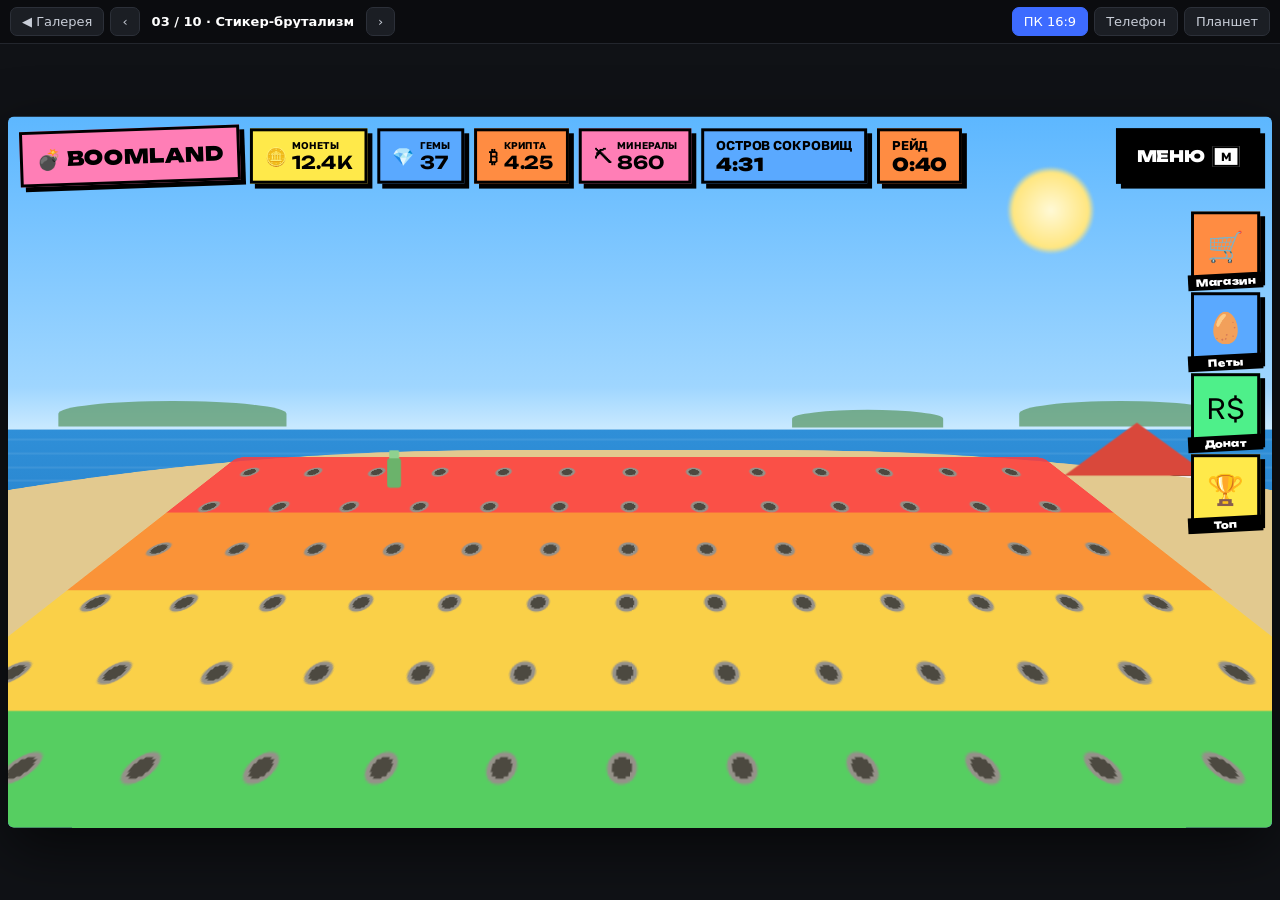
<file: 03-brutal.html>
<!doctype html>
<html lang="ru">
<head>
<meta charset="utf-8">
<meta name="viewport" content="width=device-width, initial-scale=1">
<title>Стикер-брутализм</title>
<link rel="preconnect" href="https://fonts.googleapis.com">
<link href="https://fonts.googleapis.com/css2?family=Unbounded:wght@500;700;900&family=Golos+Text:wght@500;700&display=swap" rel="stylesheet">
<link rel="stylesheet" href="common/frame.css">
<style>
  #stage { font-family: 'Golos Text', system-ui, sans-serif; color: #000; --y: #ffe94a; --p: #ff7eb6; --b: #5aa9ff; --g: #4ef08a; --o: #ff8c42; --w: #fffdf5; }
  .U { font-family: 'Unbounded', sans-serif; font-weight: 900; text-transform: uppercase; }
  .blk { background: var(--c, var(--w)); border: 3px solid #000; box-shadow: 5px 5px 0 #000; }
  .press { cursor: pointer; transition: transform .08s, box-shadow .08s; }
  .press:hover { transform: translate(-2px, -2px); box-shadow: 7px 7px 0 #000; }
  .press:active { transform: translate(5px, 5px); box-shadow: 0 0 0 #000; }
  .a { position: absolute; z-index: 5; }
  .top { left: 12px; right: 12px; top: 12px; display: flex; gap: 10px; align-items: stretch; }
  .logo { padding: 8px 14px; font-size: 20px; display: flex; align-items: center; transform: rotate(-2deg); }
  .money { display: flex; align-items: center; gap: 6px; padding: 6px 12px; font: 700 18px 'Unbounded'; }
  .money small { font: 700 10px 'Golos Text'; display: block; text-transform: uppercase; }
  .tm { padding: 6px 12px; font: 700 13px 'Golos Text'; text-transform: uppercase; } .tm b { font: 900 18px 'Unbounded'; display: block; }
  .sp { flex: 1; }
  .menuB { padding: 0 18px; display: flex; align-items: center; gap: 8px; font-size: 16px; }
  .menuB kbd { font: 700 12px 'Golos Text'; border: 2px solid #000; padding: 1px 6px; background: #fff; }
  .side { right: 12px; top: 96px; display: flex; flex-direction: column; gap: 12px; }
  .sq { width: 70px; height: 70px; display: grid; place-items: center; font-size: 30px; position: relative; }
  .sq span { position: absolute; bottom: -12px; left: -6px; right: -6px; text-align: center; font: 900 10px 'Unbounded'; background: #000; color: #fff; padding: 2px; transform: rotate(-3deg); }
  .pve { left: 12px; bottom: 12px; padding: 10px 14px; display: flex; gap: 10px; align-items: center; font-size: 16px; }
  .pve .sw { width: 64px; height: 32px; border: 3px solid #000; background: #fff; position: relative; }
  .pve .sw i { position: absolute; top: 2px; left: 2px; width: 22px; height: 22px; background: #000; transition: .15s; }
  .pve.on .sw { background: var(--g); } .pve.on .sw i { left: 34px; }
  .hot { left: 50%; bottom: 12px; transform: translateX(-50%); display: flex; gap: 10px; }
  .hot .s { width: 62px; height: 62px; display: grid; place-items: center; font-size: 28px; position: relative; }
  .hot .s.on { background: var(--y); transform: translateY(-8px) rotate(-4deg); }
  .hot .s b { position: absolute; top: -10px; left: -10px; width: 22px; height: 22px; background: #000; color: #fff; font: 900 11px/22px 'Unbounded'; text-align: center; }
  .sticker { left: 58%; top: 50%; padding: 8px 12px; transform: rotate(4deg); font: 900 14px 'Unbounded'; }
  /* hub */
  .hub { position: absolute; inset: 0; z-index: 50; display: none; flex-direction: column; padding: 16px; gap: 14px;
    background: var(--y); background-image: linear-gradient(#0001 1px, transparent 1px), linear-gradient(90deg, #0001 1px, transparent 1px); background-size: 28px 28px; }
  .hub.on { display: flex; animation: slide .25s ease-out; }
  @keyframes slide { from { transform: translateY(30px); opacity: 0; } }
  .htabs { display: flex; gap: 10px; align-items: center; }
  .ht { padding: 10px 16px; font: 900 14px 'Unbounded'; text-transform: uppercase; }
  .ht.on { background: #000; color: var(--y); transform: rotate(-2deg); box-shadow: 5px 5px 0 var(--p); }
  .close { margin-left: auto; width: 52px; height: 52px; font: 900 22px 'Unbounded'; --c: var(--p); }
  .hbody { flex: 1; min-height: 0; display: grid; grid-template-columns: 1fr 1.1fr; gap: 16px; }
  .col { overflow: auto; padding: 4px 10px 10px 4px; }
  .list .it { display: flex; align-items: center; gap: 12px; padding: 8px 12px; margin-bottom: 10px; }
  .list .it.sel { --c: var(--b); transform: translateX(8px); }
  .list .it .e { font-size: 28px; } .list .it .n { flex: 1; font-weight: 700; } .list .it .pr { font: 700 13px 'Unbounded'; }
  .chips { display: flex; gap: 8px; flex-wrap: wrap; margin-bottom: 12px; }
  .chip { padding: 5px 10px; font: 700 12px 'Unbounded'; text-transform: uppercase; }
  .chip.on { --c: #000; color: #fff; }
  .detail { padding: 18px; display: flex; flex-direction: column; gap: 10px; }
  .detail .big { font-size: 96px; text-align: center; background: var(--r); border: 3px solid #000; line-height: 150px; }
  .detail h2 { margin: 0; font: 900 26px 'Unbounded'; text-transform: uppercase; }
  .rar { display: inline-block; padding: 2px 8px; border: 2px solid #000; font: 700 12px 'Unbounded'; text-transform: uppercase; }
  .st { display: grid; grid-template-columns: 110px 1fr 40px; gap: 8px; align-items: center; font-weight: 700; }
  .st i { height: 16px; border: 3px solid #000; background: #fff; position: relative; } .st i::after { content: ''; position: absolute; inset: 0; width: var(--v); background: #000; }
  .acts { display: flex; gap: 10px; margin-top: auto; }
  .btn { flex: 1; padding: 12px; font: 900 15px 'Unbounded'; text-transform: uppercase; text-align: center; }
  .btn.dis { opacity: .4; pointer-events: none; }
  .cart { position: absolute; right: 16px; bottom: 16px; z-index: 55; padding: 10px 14px; display: none; gap: 12px; align-items: center; --c: var(--p); }
  .cart.on { display: flex; }
  .cart .cnt { font: 900 30px 'Unbounded'; }
  .cart .items { font-size: 22px; max-width: 220px; overflow: hidden; white-space: nowrap; }
  .tot { font: 700 14px 'Golos Text'; }
  .bars .r { display: grid; grid-template-columns: 30px 130px 1fr; gap: 10px; align-items: center; margin-bottom: 8px; font-weight: 700; }
  .bars .r i { height: 26px; border: 3px solid #000; background: var(--c, var(--w)); font: 700 12px/20px 'Unbounded'; padding-left: 6px; font-style: normal; white-space: nowrap; }
  .bars .me i { --c: var(--p); }
  .val { width: 100%; border-collapse: collapse; font-weight: 700; }
  .val td, .val th { border: 3px solid #000; padding: 8px; background: var(--w); text-align: left; }
  .val th { background: #000; color: #fff; font: 700 12px 'Unbounded'; text-transform: uppercase; }
  .val tr.best td { background: var(--g); }
  .auto { display: flex; gap: 8px; align-items: center; flex-wrap: wrap; margin: 10px 0; }
  .log { font: 700 13px 'Golos Text'; max-height: 150px; overflow: auto; background: #fff; border: 3px solid #000; padding: 8px; }
  .petgrid { display: flex; flex-wrap: wrap; gap: 8px; }
  .pc { width: 72px; padding: 6px; text-align: center; font-size: 28px; background: var(--r); }
  .pc small { display: block; font: 700 11px 'Golos Text'; }
  .pc.eq { outline: 4px dashed #000; outline-offset: 3px; }
  .toast { position: absolute; left: 50%; top: 92px; transform: translateX(-50%) rotate(-2deg); z-index: 90; padding: 10px 16px; font: 900 14px 'Unbounded'; text-transform: uppercase;
    display: none; --c: var(--g); white-space: nowrap; }
  .toast.on { display: block; } .toast.bad { --c: var(--p); }
  @container stage (max-height: 450px) {
    .top, .side, .pve, .hot, .sticker { zoom: .62; } .side { top: 130px; }
    .hub { zoom: .62; width: 161%; height: 161%; inset: auto; left: 0; top: 0; }
    .cart { zoom: .62; }
  }
</style>
</head>
<body>
<div id="stage">
  <div class="a top">
    <div class="blk logo U" style="--c:var(--p)">💣 BOOMLAND</div>
    <div id="money" style="display:contents"></div>
    <div class="blk tm" style="--c:var(--b)">остров сокровищ<b id="tT"></b></div>
    <div class="blk tm" style="--c:var(--o)">рейд<b id="tR"></b></div>
    <div class="sp"></div>
    <div class="blk menuB U press" data-hub="shop" style="--c:#000;color:#fff">МЕНЮ <kbd style="color:#000">M</kbd></div>
  </div>
  <div class="a side">
    <div class="blk sq press" data-hub="shop" style="--c:var(--o)">🛒<span>Магазин</span></div>
    <div class="blk sq press" data-hub="pets" style="--c:var(--b)">🥚<span>Петы</span></div>
    <div class="blk sq press" data-hub="donate" style="--c:var(--g)">R$<span>Донат</span></div>
    <div class="blk sq press" data-hub="rank" style="--c:var(--y)">🏆<span>Топ</span></div>
  </div>
  <div class="a blk pve press U" id="pve"><div class="sw"><i></i></div><span id="pveT"></span></div>
  <div class="a hot" id="hot"></div>
  <div class="a blk sticker press" id="prompt" style="--c:var(--y)">[E] РАЗМИНИРОВАТЬ +120🪙</div>

  <div class="hub" id="hub">
    <div class="htabs" id="htabs"></div>
    <div class="hbody" id="hbody"></div>
  </div>
  <div class="blk cart" id="cart"></div>
  <div class="blk toast" id="toast"></div>
</div>
<script src="common/data.js"></script>
<script src="common/frame.js"></script>
<script>
const { S, CUR, RARITY, CATS, PETS, EGGS, DONATE, STATS, RANKS } = BL;
const $ = (s) => document.querySelector(s);
const TABS = { shop: 'Магазин', pets: 'Петы', donate: 'Донат', rank: 'Рейтинг', settings: 'Настройки' };
const BG = { coins: 'var(--y)', gems: 'var(--b)', crypto: 'var(--o)', minerals: 'var(--p)' };
let tab = null, cat = 'tools', sel = 'cut3', slot = 0, egg = 'egg1', stat = 'coins', target = 'epic';
const cart = new Set();

function toast(m, ok = true) { const t = $('#toast'); t.textContent = m; t.className = 'blk toast on' + (ok ? '' : ' bad'); clearTimeout(t._h); t._h = setTimeout(() => t.classList.remove('on'), 1600); }
function hud() {
  $('#money').innerHTML = ['coins', 'gems', 'crypto', 'minerals'].map((k) => `<div class="blk money" style="--c:${BG[k]}">${CUR[k].icon}<div><small>${CUR[k].name}</small>${BL.fmt(S[k])}</div></div>`).join('');
  $('#pve').classList.toggle('on', S.pve); $('#pveT').textContent = S.pve ? 'PvE · мир' : 'PvP · война';
  $('#pve').style.setProperty('--c', S.pve ? 'var(--w)' : 'var(--p)');
  const ids = [S.equipped.tools, 'det1', 'hammer', S.equipped.weapons, S.equipped.boats];
  $('#hot').innerHTML = ids.map((id, i) => `<div class="blk s press ${i === slot ? 'on' : ''}" data-slot="${i}"><b>${i + 1}</b>${id === 'hammer' ? '🔨' : BL.item(id).icon}</div>`).join('');
}
function tick() { $('#tT').textContent = BL.mmss(S.treasureAt - Date.now()); $('#tR').textContent = BL.mmss(S.raidAt - Date.now()); }

function bar(l, v) { return `<div class="st">${l}<i style="--v:${v}%"></i>${v}</div>`; }
const VIEW = {
  shop() {
    const it = BL.item(sel); const own = S.owned.has(it.id), inCart = cart.has(it.id);
    return `<div class="col"><div class="chips">${Object.keys(CATS).map((k) => `<div class="blk chip press ${k === cat ? 'on' : ''}" data-cat="${k}">${CATS[k].icon} ${CATS[k].name}</div>`).join('')}</div>
      <div class="list">${BL.byCat(cat).map((x) => `<div class="blk it press ${x.id === sel ? 'sel' : ''}" data-sel="${x.id}"><span class="e">${x.icon}</span><span class="n">${x.name}${S.owned.has(x.id) ? ' ✔' : ''}${cart.has(x.id) ? ' 🛒' : ''}</span><span class="pr">${BL.price(x)}</span></div>`).join('')}</div></div>
      <div class="blk detail"><div class="big" style="--r:${RARITY[it.rarity].color}">${it.icon}</div>
        <div><span class="rar" style="background:${RARITY[it.rarity].color}">${RARITY[it.rarity].name}</span></div><h2>${it.name}</h2><div>${it.desc}</div>
        ${it.cat === 'build' ? bar('Доход', it.stats.power) : bar('Скорость', it.stats.speed) + bar('Мощь', it.stats.power) + bar('Дальность', it.stats.range)}
        <div class="acts">${own ? `<div class="blk btn press ${S.equipped[it.cat] === it.id || it.cat === 'build' ? 'dis' : ''}" data-equip="${it.id}" style="--c:var(--b)">${S.equipped[it.cat] === it.id ? 'Надето' : it.cat === 'build' ? 'Построено' : 'Надеть'}</div>`
          : `<div class="blk btn press" data-cart="${it.id}" style="--c:${inCart ? 'var(--p)' : 'var(--y)'}">${inCart ? '− Из корзины' : '+ В корзину'}</div>
             <div class="blk btn press" data-now="${it.id}" style="--c:var(--g)">Купить · ${BL.price(it)}</div>`}</div></div>`;
  },
  pets() {
    const e = EGGS.find((x) => x.id === egg);
    return `<div class="col"><div class="chips">${EGGS.map((x) => `<div class="blk chip press ${x.id === egg ? 'on' : ''}" data-egg="${x.id}">${x.icon} ${x.name}</div>`).join('')}</div>
      <div class="blk detail"><div class="bars">${Object.keys(e.pool).map((k) => `<div class="r"><span>${PETS[k].icon}</span><span>${PETS[k].name}</span><i style="width:${Math.min(100, e.pool[k] * 1.8 + 14)}%;--c:${RARITY[PETS[k].rarity].color}">${e.pool[k]}%</i></div>`).join('')}</div>
        <div class="auto"><b>АВТО: крутить, пока не выпадет</b>${['rare', 'epic', 'legendary'].map((r) => `<div class="blk chip press ${r === target ? 'on' : ''}" data-target="${r}">${RARITY[r].name}+</div>`).join('')}</div>
        <div class="acts"><div class="blk btn press" data-hatch="1" style="--c:var(--y)">x1 · ${BL.price(e)}</div><div class="blk btn press" data-auto style="--c:var(--g)">▶ Авто</div></div>
        <div class="log" id="log">Лог открытий пуст</div></div></div>
      <div class="col"><b class="U">Мои петы · ${S.pets.filter((p) => p.eq).length}/${S.petSlots} · x${BL.petMult().toFixed(2)}</b><p>Клик = надеть/снять</p>
      <div class="petgrid">${S.pets.map((p) => `<div class="blk pc press ${p.eq ? 'eq' : ''}" data-pet="${p.uid}" style="--r:${RARITY[PETS[p.key].rarity].color}">${PETS[p.key].icon}<small>x${PETS[p.key].mult}</small></div>`).join('')}</div></div>`;
  },
  donate() {
    const packs = DONATE.filter((d) => d.kind === 'pack'); const best = packs.reduce((a, b) => (b.give.coins / b.price > a.give.coins / a.price ? b : a));
    return `<div class="col"><b class="U">Что выгоднее — честная таблица</b><p>Демо-баланс R$ ${S.robux}</p>
      <table class="val"><tr><th>Пакет</th><th>Даёт</th><th>🪙 за 1 R$</th><th></th></tr>${packs.map((d) => `<tr class="${d === best ? 'best' : ''}"><td>${d.icon} ${d.name}</td><td>${Object.keys(d.give).map((k) => CUR[k].icon + BL.fmt(d.give[k])).join(' + ')}</td><td>${Math.round(d.give.coins / d.price)}${d === best ? ' ★' : ''}</td><td><div class="blk chip press" data-don="${d.id}" style="--c:var(--g)">R$ ${d.price}</div></td></tr>`).join('')}</table></div>
      <div class="col">${DONATE.filter((d) => d.kind !== 'pack').map((d) => `<div class="blk it press" style="display:flex;gap:10px;align-items:center;padding:10px;margin-bottom:10px;--c:${S.passes.has(d.id) ? 'var(--g)' : 'var(--w)'}" data-don="${d.id}"><span style="font-size:30px">${d.icon}</span><span style="flex:1"><b>${d.name}</b><br><small>${d.desc}</small></span><b class="U">${S.passes.has(d.id) ? '✔' : 'R$ ' + d.price}</b></div>`).join('')}</div>`;
  },
  rank() {
    const rows = RANKS[stat]; const max = rows[0].value;
    return `<div class="col" style="grid-column:1/-1"><div class="chips">${STATS.map((s) => `<div class="blk chip press ${s.id === stat ? 'on' : ''}" data-stat="${s.id}">${s.name}</div>`).join('')}</div>
      <div class="bars">${rows.map((r, i) => `<div class="r ${r.me ? 'me' : ''}"><b>${i + 1}</b><span>${r.name}</span><i style="width:${Math.max(8, r.value / max * 100)}%">${BL.fmt(r.value)}</i></div>`).join('')}</div></div>`;
  },
  settings() {
    const opt = (n, on) => `<div class="blk it press" style="display:flex;justify-content:space-between;padding:14px;margin-bottom:12px;--c:${on ? 'var(--g)' : 'var(--w)'}" data-opt><b>${n}</b><b class="U">${on ? 'ВКЛ' : 'ВЫКЛ'}</b></div>`;
    return `<div class="col">${opt('Скримеры', true)}${opt('Музыка', true)}${opt('Тряска экрана при взрыве', false)}${opt('Показывать урон цифрами', true)}</div>
      <div class="col">${Object.keys(CUR).filter((k) => k !== 'robux').map((k) => `<div class="blk" style="padding:10px;margin-bottom:10px;--c:${BG[k]}"><b>${CUR[k].icon} ${CUR[k].name}</b></div>`).join('')}</div>`;
  },
};
function openHub(t) {
  tab = t; $('#hub').classList.add('on');
  $('#htabs').innerHTML = Object.keys(TABS).map((k) => `<div class="blk ht press ${k === t ? 'on' : ''}" data-hub="${k}">${TABS[k]}</div>`).join('') + '<div class="blk close press" data-x>✕</div>';
  render();
}
function render() {
  if (!tab) return; $('#hbody').innerHTML = VIEW[tab]();
  $('#hbody').style.gridTemplateColumns = tab === 'rank' ? '1fr' : '';
  const items = [...cart].map(BL.item);
  $('#cart').classList.toggle('on', tab === 'shop' && cart.size > 0);
  const sum = {}; items.forEach((i) => (sum[i.cur] = (sum[i.cur] || 0) + i.price));
  $('#cart').innerHTML = `<span class="cnt">🛒${cart.size}</span><div><div class="items">${items.map((i) => i.icon).join('')}</div><div class="tot">Итого: ${Object.keys(sum).map((k) => BL.price({ price: sum[k], cur: k })).join(' + ')}</div></div><div class="blk btn press" data-checkout style="--c:var(--g)">Оплатить</div>`;
}
function closeHub() { tab = null; $('#hub').classList.remove('on'); $('#cart').classList.remove('on'); }
function logLine(s) { const l = $('#log'); if (l.textContent.startsWith('Лог')) l.innerHTML = ''; l.insertAdjacentHTML('afterbegin', `<div>${s}</div>`); }
let auto = null;
function runAuto() {
  if (auto) { clearInterval(auto); auto = null; return; }
  const order = Object.keys(RARITY); let n = 0;
  auto = setInterval(() => {
    const r = BL.hatch(egg); if (!r.ok) { clearInterval(auto); auto = null; logLine('⛔ ' + r.msg); return; }
    const p = r.pets[0]; n++; logLine(`#${n} ${p.icon} ${p.name} — ${RARITY[p.rarity].name}`);
    if (order.indexOf(p.rarity) >= order.indexOf(target)) { clearInterval(auto); auto = null; toast('Выпал ' + p.name + '!'); }
  }, 350);
}

document.addEventListener('click', (e) => {
  const t = e.target.closest('[data-hub],[data-x],[data-cat],[data-sel],[data-cart],[data-now],[data-equip],[data-checkout],[data-egg],[data-target],[data-hatch],[data-auto],[data-pet],[data-don],[data-stat],[data-slot],[data-opt],#pve,#prompt');
  if (!t) return; const d = t.dataset;
  if (d.hub) openHub(d.hub);
  else if ('x' in d) closeHub();
  else if (d.cat) { cat = d.cat; sel = BL.byCat(cat)[1].id; render(); }
  else if (d.sel) { sel = d.sel; render(); }
  else if (d.cart) { cart.has(d.cart) ? cart.delete(d.cart) : cart.add(d.cart); render(); }
  else if (d.now || d.equip) { const r = BL.buy(d.now || d.equip); toast(r.msg, r.ok); cart.delete(d.now); }
  else if ('checkout' in d) { const ok = [], fail = []; [...cart].forEach((id) => (BL.buy(id).ok ? ok : fail).push(id)); fail.length ? toast('Не хватило на ' + fail.length + ' шт.', false) : toast('Куплено: ' + ok.length + ' шт.'); cart.clear(); fail.forEach((f) => cart.add(f)); render(); }
  else if (d.egg) { egg = d.egg; render(); }
  else if (d.target) { target = d.target; render(); }
  else if (d.hatch) { const r = BL.hatch(egg); if (!r.ok) return toast(r.msg, false); const p = r.pets[0]; toast(p.icon + ' ' + p.name); }
  else if ('auto' in d) runAuto();
  else if (d.pet) { const r = BL.togglePet(+d.pet); if (!r.ok) toast(r.msg, false); }
  else if (d.don) { const r = BL.donate(d.don); toast(r.msg, r.ok); }
  else if (d.stat) { stat = d.stat; render(); }
  else if (d.slot) { slot = +d.slot; hud(); }
  else if ('opt' in d) { const b = t.querySelector('.U'); const on = b.textContent === 'ВКЛ'; b.textContent = on ? 'ВЫКЛ' : 'ВКЛ'; t.style.setProperty('--c', on ? 'var(--w)' : 'var(--g)'); }
  else if (t.id === 'pve') BL.togglePvE();
  else if (t.id === 'prompt') { BL.earn(120); toast('+120 🪙'); }
});
document.addEventListener('keydown', (e) => {
  if (e.key === 'Escape') closeHub();
  else if (e.key.toLowerCase() === 'm' || e.key === 'ь') tab ? closeHub() : openHub('shop');
  else if (e.key >= '1' && e.key <= '5' && !tab) { slot = +e.key - 1; hud(); }
});
BL.on((w) => { if (w === 'tick') return tick(); hud(); if (!(tab === 'pets' && auto)) render(); });
hud(); tick();
</script>
</body>
</html>
</file>
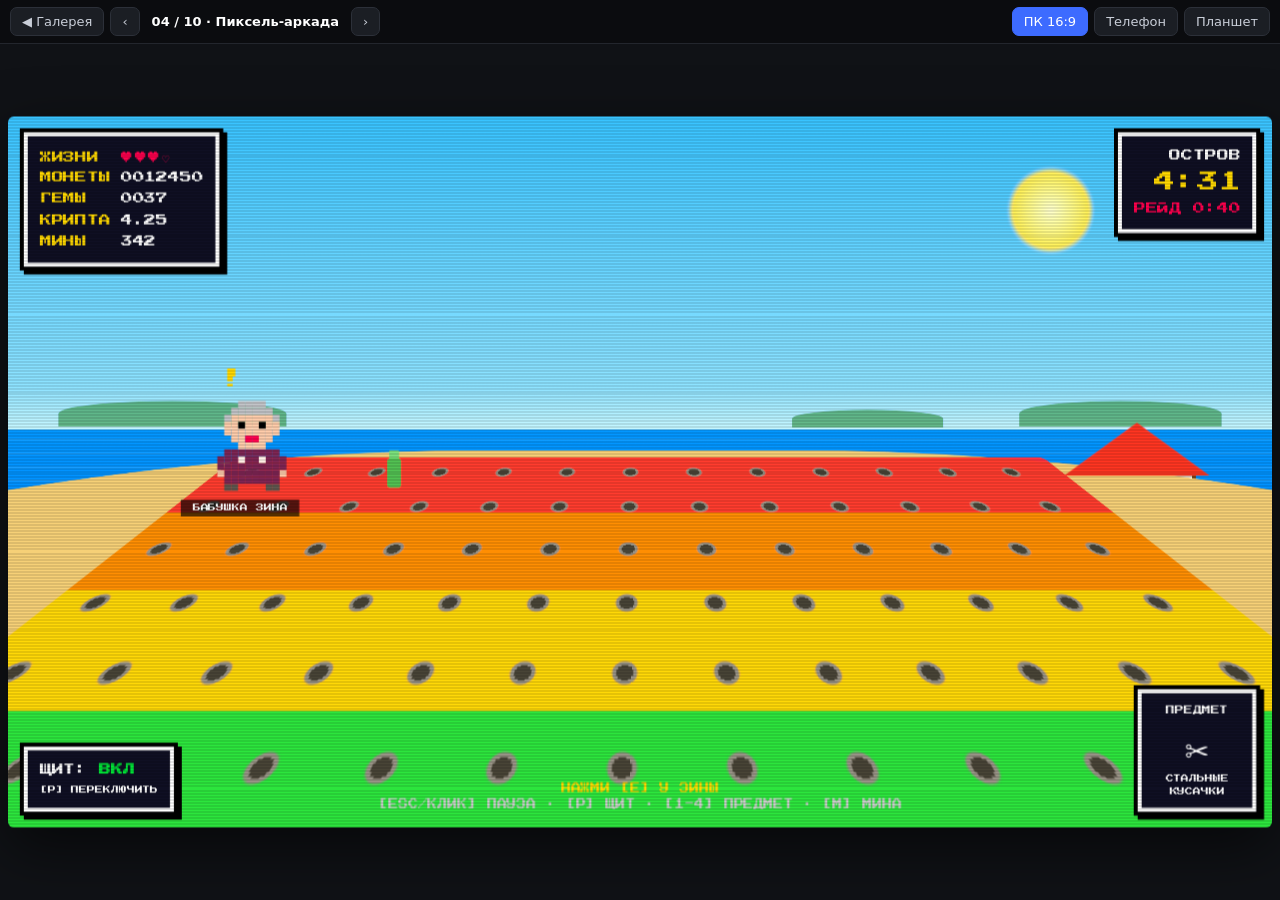
<file: 04-pixel.html>
<!doctype html>
<html lang="ru">
<head>
<meta charset="utf-8">
<meta name="viewport" content="width=device-width, initial-scale=1">
<title>Пиксель-аркада</title>
<link rel="preconnect" href="https://fonts.googleapis.com">
<link href="https://fonts.googleapis.com/css2?family=Press+Start+2P&family=Pixelify+Sans:wght@400;700&display=swap" rel="stylesheet">
<link rel="stylesheet" href="common/frame.css">
<style>
  #stage { font-family: 'Press Start 2P', monospace; color: #fff; font-size: 12px; line-height: 1.6; image-rendering: pixelated;
    --bg: #0f0f23; --line: #fff; --hi: #ffd800; --red: #ff004d; --green: #00e436; --blue: #29adff; --pink: #ff77a8; }
  #stage .scene { filter: saturate(1.4) contrast(1.1); }
  #stage::after { content: ''; position: absolute; inset: 0; z-index: 100; pointer-events: none;
    background: repeating-linear-gradient(#0000 0 2px, #0003 2px 3px); mix-blend-mode: multiply; }
  .px { position: absolute; z-index: 5; }
  .frame { background: var(--bg); border: 4px solid var(--line); box-shadow: 0 0 0 4px #000, 4px 4px 0 4px #000; padding: 10px 12px; }
  .hudl { left: 16px; top: 16px; }
  .hudl div { display: flex; align-items: center; gap: 10px; margin: 2px 0; }
  .hudl .lab { color: var(--hi); width: 72px; }
  .hearts { color: var(--red); letter-spacing: 2px; }
  .hudr { right: 16px; top: 16px; text-align: right; }
  .hudr .big { font-size: 22px; color: var(--hi); }
  .blink { animation: blink 1s steps(1) infinite; } @keyframes blink { 50% { opacity: 0; } }
  .itembox { right: 16px; bottom: 16px; width: 120px; text-align: center; }
  .itembox .ic { font-size: 40px; line-height: 56px; }
  .pvebox { left: 16px; bottom: 16px; cursor: pointer; }
  .pvebox b { color: var(--green); } .pvebox.off b { color: var(--red); }
  .start { cursor: pointer; left: 50%; bottom: 16px; transform: translateX(-50%); font-size: 10px; color: #ccc; text-align: center; }
  .start span { color: var(--hi); }
  /* npc */
  .npc { left: 16%; top: 40%; cursor: pointer; }
  .npc .bang { position: absolute; left: 12px; top: -40px; color: var(--hi); font-size: 22px; animation: hop .6s steps(2) infinite; }
  @keyframes hop { 50% { transform: translateY(-6px); } }
  .npc .name { position: absolute; top: 100px; left: -30px; width: 120px; text-align: center; font-size: 8px; background: #000a; padding: 2px; }
  .sprite { width: 6px; height: 6px; position: relative; }
  /* dialog */
  .dlg { left: 16px; right: 16px; bottom: 16px; z-index: 40; display: none; gap: 14px; min-height: 150px; }
  .dlg.on { display: flex; }
  .portrait { width: 112px; height: 112px; flex: none; border: 4px solid var(--line); background: #1d2b53; position: relative; }
  .portrait .sprite { position: absolute; left: 14px; top: 14px; }
  .dtext { flex: 1; font-size: 13px; line-height: 2; }
  .dtext .who { color: var(--pink); }
  .opts { display: flex; flex-direction: column; gap: 4px; min-width: 260px; }
  .opt { cursor: pointer; padding-left: 22px; position: relative; white-space: nowrap; }
  .opt.on { color: var(--hi); }
  .opt.on::before { content: '▶'; position: absolute; left: 0; animation: blink .6s steps(1) infinite; }
  .opt.dim { color: #777; }
  /* windows */
  .win { z-index: 50; display: none; }
  .win.on { display: block; }
  .shop { z-index: 50; left: 50%; top: 50%; transform: translate(-50%, -50%); width: 860px; display: none; gap: 14px; }
  .shop.on { display: grid; grid-template-columns: 1.2fr 1fr; }
  .shop h3, .pause h3 { margin: 0 0 10px; color: var(--hi); font-size: 14px; font-weight: 400; }
  .lst .opt { display: flex; justify-content: space-between; padding: 4px 4px 4px 22px; }
  .lst .opt .pr { color: var(--green); } .lst .opt.dim .pr { color: var(--red); }
  .desc { display: flex; flex-direction: column; gap: 10px; }
  .desc .ic { font-size: 64px; text-align: center; line-height: 90px; background: #1d2b53; border: 4px solid #fff; }
  .desc .txt { font-family: 'Pixelify Sans', monospace; font-size: 18px; line-height: 1.3; }
  .meter { display: flex; gap: 2px; } .meter i { width: 10px; height: 12px; background: #333; } .meter i.f { background: var(--green); }
  .row { display: flex; justify-content: space-between; align-items: center; gap: 8px; }
  .conf { left: 50%; top: 50%; transform: translate(-50%, -50%); z-index: 60; width: 460px; text-align: center; }
  .conf .opts { flex-direction: row; justify-content: center; gap: 40px; margin-top: 14px; min-width: 0; }
  .pause { z-index: 45; left: 50%; top: 50%; transform: translate(-50%, -50%); width: 640px; min-height: 360px; display: none; gap: 20px; }
  .pause.on { display: flex; }
  .pause .side { width: 200px; border-right: 4px dotted #555; padding-right: 14px; }
  .pause .pane { flex: 1; }
  .hs { width: 100%; border-collapse: collapse; } .hs td { padding: 4px 2px; } .hs tr.me td { color: var(--hi); } .hs td:last-child { text-align: right; }
  .hs tr:nth-child(1) td { color: var(--red); } .hs tr:nth-child(2) td { color: var(--pink); } .hs tr:nth-child(3) td { color: var(--blue); }
  .egg { left: 50%; top: 42%; transform: translate(-50%, -50%); z-index: 70; text-align: center; width: 420px; }
  .egg .big { font-size: 96px; line-height: 140px; }
  .egg .big.shake { animation: pxshake .2s steps(2) 8; } @keyframes pxshake { 50% { transform: translateX(8px); } }
  .flash { position: absolute; inset: 0; z-index: 65; background: #fff; display: none; } .flash.on { display: block; animation: fl .4s steps(3) forwards; } @keyframes fl { to { opacity: 0; } }
  .pop { position: absolute; z-index: 80; color: var(--hi); font-size: 16px; pointer-events: none; animation: up 1s steps(6) forwards; text-shadow: 3px 3px 0 #000; }
  @keyframes up { to { transform: translateY(-60px); opacity: 0; } }
  .hint { font-size: 8px; color: #aaa; margin-top: 10px; }
  @container stage (max-height: 450px) {
    #stage { font-size: 9px; } .hudl, .hudr, .itembox, .pvebox, .start, .npc { zoom: .7; }
    .shop, .pause, .conf, .egg { zoom: .6; } .dlg { zoom: .7; width: 1170px; }
  }
</style>
</head>
<body>
<div id="stage">
  <div class="px frame hudl" id="hudl"></div>
  <div class="px frame hudr"><div>ОСТРОВ</div><div class="big" id="tT"></div><div style="color:var(--red)">РЕЙД <span id="tR"></span></div></div>
  <div class="px npc" id="npc"><div class="bang">!</div><div class="sprite" id="npcSprite"></div><div class="name">БАБУШКА ЗИНА</div></div>
  <div class="px frame pvebox" id="pve"></div>
  <div class="px start"><span class="blink">НАЖМИ [E] У ЗИНЫ</span><br>[ESC/КЛИК] ПАУЗА · [P] ЩИТ · [1-4] ПРЕДМЕТ · [M] МИНА</div>
  <div class="px frame itembox" id="itembox"></div>

  <div class="px frame dlg" id="dlg"><div class="portrait"><div class="sprite" id="portrait"></div></div><div class="dtext"><span class="who">ЗИНА:</span> <span id="say"></span></div><div class="opts" id="dopts"></div></div>
  <div class="px frame shop" id="shop"></div>
  <div class="px frame conf win" id="conf"></div>
  <div class="px frame pause" id="pause"></div>
  <div class="px frame egg win" id="egg"></div>
  <div class="flash" id="flash"></div>
</div>
<script src="common/data.js"></script>
<script src="common/frame.js"></script>
<script>
const { S, CUR, RARITY, CATS, PETS, EGGS, DONATE, STATS, RANKS } = BL;
const $ = (s) => document.querySelector(s);

// --- pixel sprites via box-shadow ---
const GRANNY = ['....GGGG....', '...GGGGGG...', '..GSSSSSSG..', '..SSESSESS..', '..SSSSSSSS..', '...SSMMSS...', '....SSSS....', '..PPPPPPPP..', '.PPPWPPWPPP.', '.PPPPPPPPPP.', '.SPPPPPPPPS.', '..PPPPPPPP..', '..BB....BB..'];
const PAL = { G: '#c2c3c7', S: '#ffccaa', E: '#000', M: '#ff004d', P: '#7e2553', W: '#fff1e8', B: '#5f574f' };
function sprite(el, map, size) {
  const sh = [];
  map.forEach((row, y) => [...row].forEach((c, x) => { if (PAL[c]) sh.push(`${x * size}px ${y * size}px 0 ${PAL[c]}`); }));
  el.style.width = el.style.height = size + 'px'; el.style.boxShadow = sh.join(','); el.style.background = 'transparent';
}
sprite($('#npcSprite'), GRANNY, 7); sprite($('#portrait'), GRANNY, 7);

// --- generic keyboard menu stack: each menu = { el, items:[{label, act, dim}], i, back } ---
const stack = [];
const topm = () => stack[stack.length - 1];
function push(m) { m.i = m.i || 0; stack.push(m); paint(); }
function pop() { const m = stack.pop(); if (m && m.onClose) m.onClose(); paint(); }
function paint() { stack.forEach((m) => m.render && m.render()); }
function optsHtml(m) { return m.items.map((it, i) => `<div class="opt ${i === m.i ? 'on' : ''} ${it.dim ? 'dim' : ''}" data-i="${i}">${it.label}</div>`).join(''); }

let typing;
function say(text, cb) {
  clearInterval(typing); const el = $('#say'); el.textContent = ''; let n = 0;
  typing = setInterval(() => { el.textContent = text.slice(0, ++n); if (n >= text.length) { clearInterval(typing); cb && cb(); } }, 22);
}
function talk() {
  if (stack.length) return;
  $('#dlg').classList.add('on');
  say('Здравствуй, сапёр! Опять без кусачек пришёл? Чего надобно?');
  push({ el: $('#dopts'), i: 0,
    items: [
      { label: 'Купить снаряжение', act: () => openShop() },
      { label: 'Яйца питомцев', act: () => openEggs() },
      { label: 'Лавка R$', act: () => openDonate() },
      { label: 'Поболтать', act: () => say(['Красные мины не трогай без лазерного резака, внучок.', 'Зомби-застройщики боятся водомёта!', 'Мост за 1000 монет — а за ним петы и портал…'][Math.floor(Math.random() * 3)]) },
      { label: 'Пока, бабуль', act: () => pop() },
    ],
    render() { this.el.innerHTML = optsHtml(this); },
    onClose() { $('#dlg').classList.remove('on'); },
  });
}
function listMenu(title, list, onPick, side) {
  const shop = $('#shop');
  push({ el: shop, i: 0, items: list,
    render() {
      const cur = this.items[this.i];
      shop.innerHTML = `<div><h3>${title}</h3><div class="lst">${this.items.map((it, i) => `<div class="opt ${i === this.i ? 'on' : ''} ${it.dim ? 'dim' : ''}" data-i="${i}"><span>${it.label}</span><span class="pr">${it.price || ''}</span></div>`).join('')}</div>
        <div class="hint">↑↓ ВЫБОР · ENTER КУПИТЬ · ESC НАЗАД</div></div><div class="desc">${side(cur)}</div>`;
      shop.classList.add('on');
    },
    onClose() { shop.classList.remove('on'); say('Ещё чего-нибудь?'); },
  });
  topm().items.forEach((it) => (it.act = () => onPick(it)));
}
function meter(v) { return `<div class="meter">${Array.from({ length: 10 }, (_, i) => `<i class="${i < v / 10 ? 'f' : ''}"></i>`).join('')}</div>`; }
function openShop() {
  const all = Object.keys(CATS).flatMap((c) => BL.byCat(c));
  listMenu('СНАРЯЖЕНИЕ', all.map((it) => ({ id: it.id, label: (S.owned.has(it.id) ? '✓ ' : '') + it.name.toUpperCase(), price: S.owned.has(it.id) ? 'ЕСТЬ' : (it.cur === 'robux' ? 'R$' + it.price : BL.fmt(it.price) + CUR[it.cur].icon), dim: !S.owned.has(it.id) && !BL.canAfford(it) })),
    (o) => { const it = BL.item(o.id); if (S.owned.has(it.id)) { const r = BL.buy(it.id); say(r.msg.toUpperCase() + '.'); return refreshShop(); } confirm(`КУПИТЬ ${it.name.toUpperCase()} ЗА ${BL.price(it)}?`, () => { const r = BL.buy(it.id); say(r.ok ? 'Держи, внучок! Береги пальцы.' : 'Денег маловато… Иди мины поснимай.'); refreshShop(); }); },
    (o) => { const it = BL.item(o.id); return `<div class="ic">${it.icon}</div><div style="color:${RARITY[it.rarity].color}">${RARITY[it.rarity].name.toUpperCase()}</div><div class="txt">${it.desc}</div>
      <div class="row">СКОР ${meter(it.stats.speed)}</div><div class="row">МОЩЬ ${meter(it.stats.power)}</div><div class="row">ДАЛЬ ${meter(it.stats.range)}</div><div class="row">У ТЕБЯ <span style="color:var(--hi)">${BL.full(S[it.cur])}${CUR[it.cur].icon}</span></div>`; });
}
function refreshShop() { const m = topm(); if (m && m.el === $('#shop')) { const i = m.i; stack.pop(); openShop(); topm().i = i; paint(); } }
function openEggs() {
  listMenu('ЯЙЦА', EGGS.map((e) => ({ id: e.id, label: e.icon + ' ' + e.name.toUpperCase(), price: e.cur === 'robux' ? 'R$' + e.price : BL.fmt(e.price) + CUR[e.cur].icon })),
    (o) => hatch(o.id),
    (o) => { const e = EGGS.find((x) => x.id === o.id); return `<div class="ic">${e.icon}</div><div class="txt">${Object.keys(e.pool).map((k) => `${PETS[k].icon} ${PETS[k].name} — ${e.pool[k]}%`).join('<br>')}</div>`; });
}
function openDonate() {
  listMenu('ЛАВКА R$ (ДЕМО)', DONATE.map((d) => ({ id: d.id, label: d.icon + ' ' + d.name.toUpperCase(), price: S.passes.has(d.id) ? 'ЕСТЬ' : 'R$' + d.price })),
    (o) => { const d = DONATE.find((x) => x.id === o.id); confirm(`ПОТРАТИТЬ R$${d.price}?`, () => { const r = BL.donate(d.id); say(r.ok ? 'Ох, богатенький какой!' : r.msg); }); },
    (o) => { const d = DONATE.find((x) => x.id === o.id); return `<div class="ic">${d.icon}</div><div class="txt">${d.desc || Object.keys(d.give).map((k) => CUR[k].name + ': ' + BL.full(d.give[k])).join('<br>')}</div><div class="row">БАЛАНС <span style="color:var(--green)">R$${S.robux}</span></div>`; });
}
function confirm(q, yes) {
  const c = $('#conf');
  push({ el: c, i: 0, items: [{ label: 'ДА', act: () => { pop(); yes(); } }, { label: 'НЕТ', act: () => pop() }],
    render() { c.innerHTML = `<div>${q}</div><div class="opts">${optsHtml(this)}</div>`; c.classList.add('on'); },
    onClose() { c.classList.remove('on'); } });
}
function hatch(id) {
  const r = BL.hatch(id); if (!r.ok) return say('Не хватает! ' + r.msg);
  const e = EGGS.find((x) => x.id === id), p = r.pets[0], el = $('#egg');
  push({ el, i: 0, items: [{ label: 'ОК', act: () => pop() }],
    render() {}, onClose() { el.classList.remove('on'); say('Ути-пути какой! Заботься о нём.'); } });
  el.innerHTML = `<div class="big shake">${e.icon}</div><div>. . .</div>`; el.classList.add('on');
  setTimeout(() => { $('#flash').classList.remove('on'); void $('#flash').offsetWidth; $('#flash').classList.add('on');
    el.innerHTML = `<div class="big">${p.icon}</div><div style="color:${RARITY[p.rarity].color}">${RARITY[p.rarity].name.toUpperCase()}!</div><div>${p.name.toUpperCase()} x${p.mult}</div><div class="opts" style="align-items:center;margin-top:10px"><div class="opt on" data-i="0">ОК</div></div>`; }, 1700);
}
// pause menu
let pauseTab = 0, rankI = 0;
function openPause() {
  const el = $('#pause');
  const tabs = ['ПРЕДМЕТЫ', 'ПЕТЫ', 'РЕКОРДЫ', 'ЗАДАНИЯ', 'ОПЦИИ'];
  push({ el, i: 0, items: tabs.map((t, i) => ({ label: t, act: () => { if (i === 1) petsMenu(); } })),
    render() {
      const k = this.i; let pane = '';
      if (k === 0) pane = Object.keys(S.equipped).map((c) => `<div class="row"><span>${CATS[c].name.toUpperCase()}</span><span style="color:var(--hi)">${BL.item(S.equipped[c]).icon} ${BL.item(S.equipped[c]).name.toUpperCase()}</span></div>`).join('') + `<br><div class="row"><span>КУПЛЕНО</span><span>${S.owned.size}/${BL.ITEMS.length}</span></div>`;
      if (k === 1) pane = `<div>ENTER — УПРАВЛЯТЬ</div><br>${S.pets.map((p) => `<span title="${PETS[p.key].name}" style="font-size:26px;${p.eq ? '' : 'opacity:.35'}">${PETS[p.key].icon}</span>`).join(' ')}<br><br>МНОЖИТЕЛЬ x${BL.petMult().toFixed(2)}`;
      if (k === 2) pane = `<div style="text-align:center;color:var(--hi)">HI-SCORE · МОНЕТЫ</div><table class="hs">${RANKS.coins.slice(0, 8).map((r, i) => `<tr class="${r.me ? 'me' : ''}"><td>${i + 1}.</td><td>${r.name.toUpperCase().slice(0, 12)}</td><td>${String(r.value).padStart(8, '0')}</td></tr>`).join('')}</table>`;
      if (k === 3) pane = BL.QUESTS.map((q) => `<div>${q.done >= q.need ? '★' : '☆'} ${q.text.toUpperCase()}<br><span style="color:#aaa">${q.done}/${q.need} → ${q.reward}</span></div><br>`).join('');
      if (k === 4) pane = `<div class="row">МУЗЫКА <span style="color:var(--green)">ВКЛ</span></div><div class="row">СКРИМЕРЫ <span style="color:var(--green)">ВКЛ</span></div><div class="row">ЯЗЫК <span>РУС</span></div><div class="row">ОБУЧЕНИЕ <span>ЗАНОВО</span></div>`;
      el.innerHTML = `<div class="side"><h3>ПАУЗА</h3>${optsHtml(this)}<div class="hint">ESC — ИГРАТЬ</div></div><div class="pane">${pane}</div>`; el.classList.add('on');
    },
    onClose() { el.classList.remove('on'); } });
}
function petsMenu() {
  const shop = $('#shop');
  push({ el: shop, i: 0, items: S.pets.map((p) => ({ uid: p.uid })),
    render() {
      this.items = S.pets.map((p) => ({ uid: p.uid, act: () => { const r = BL.togglePet(p.uid); if (!r.ok) flashMsg(r.msg); } }));
      const p = S.pets[this.i], d = PETS[p.key];
      shop.innerHTML = `<div><h3>ПЕТЫ ${S.pets.filter((x) => x.eq).length}/${S.petSlots}</h3><div class="lst">${S.pets.map((x, i) => `<div class="opt ${i === this.i ? 'on' : ''}" data-i="${i}"><span>${PETS[x.key].icon} ${PETS[x.key].name.toUpperCase()}</span><span class="pr">${x.eq ? 'В ОТРЯДЕ' : ''}</span></div>`).join('')}</div><div class="hint">ENTER — ВЗЯТЬ/УБРАТЬ</div></div>
        <div class="desc"><div class="ic">${d.icon}</div><div style="color:${RARITY[d.rarity].color}">${RARITY[d.rarity].name.toUpperCase()}</div><div class="row">БОНУС <span style="color:var(--hi)">x${d.mult}</span></div></div>`;
      shop.classList.add('on');
    }, onClose() { shop.classList.remove('on'); } });
}
function flashMsg(m) { popAt(m, 380, 200); }
function popAt(txt, x, y) { const p = document.createElement('div'); p.className = 'pop'; p.textContent = txt; p.style.left = x + 'px'; p.style.top = y + 'px'; $('#stage').append(p); setTimeout(() => p.remove(), 1000); }

function hud() {
  $('#hudl').innerHTML = `<div><span class="lab">ЖИЗНИ</span><span class="hearts">♥♥♥♡</span></div>
    <div><span class="lab">МОНЕТЫ</span>${String(S.coins).padStart(7, '0')}</div><div><span class="lab">ГЕМЫ</span>${String(S.gems).padStart(4, '0')}</div>
    <div><span class="lab">КРИПТА</span>${BL.full(S.crypto)}</div><div><span class="lab">МИНЫ</span>${S.mines}</div>`;
  const it = BL.item(S.equipped.tools);
  $('#itembox').innerHTML = `<div style="font-size:9px">ПРЕДМЕТ</div><div class="ic">${it.icon}</div><div style="font-size:8px">${it.name.toUpperCase()}</div>`;
  $('#pve').className = 'px frame pvebox' + (S.pve ? '' : ' off'); $('#pve').innerHTML = `ЩИТ: <b>${S.pve ? 'ВКЛ' : 'ВЫКЛ'}</b><br><span style="font-size:8px">[P] ПЕРЕКЛЮЧИТЬ</span>`;
}
function tick() { $('#tT').textContent = BL.mmss(S.treasureAt - Date.now()); $('#tR').textContent = BL.mmss(S.raidAt - Date.now()); }

document.addEventListener('keydown', (e) => {
  const m = topm(); const k = e.key;
  if (m) {
    if (k === 'ArrowDown' || k === 'ArrowRight' && m.el === $('#conf')) { m.i = (m.i + 1) % m.items.length; paint(); e.preventDefault(); }
    else if (k === 'ArrowUp' || k === 'ArrowLeft' && m.el === $('#conf')) { m.i = (m.i - 1 + m.items.length) % m.items.length; paint(); e.preventDefault(); }
    else if (k === 'Enter' || k === ' ' || k === 'z') { m.items[m.i].act && m.items[m.i].act(); e.preventDefault(); }
    else if (k === 'Escape' || k === 'x') pop();
    return;
  }
  if (k === 'Escape') openPause();
  else if (k === 'e' || k === 'у') talk();
  else if (k === 'p' || k === 'з') BL.togglePvE();
  else if (k === 'm' || k === 'ь') { BL.earn(120); popAt('+120', 560, 330); }
  else if (k >= '1' && k <= '4') { const c = Object.keys(CATS)[+k - 1]; c !== 'build' && popAt(BL.item(S.equipped[c]).name.toUpperCase(), 520, 520); }
});
document.addEventListener('mouseover', (e) => { const o = e.target.closest('[data-i]'); const m = topm(); if (o && m && m.el.contains(o) && m.i !== +o.dataset.i) { m.i = +o.dataset.i; paint(); } });
document.addEventListener('click', (e) => {
  const o = e.target.closest('[data-i]'); const m = topm();
  if (o && m && m.el.contains(o)) { m.i = +o.dataset.i; m.items[m.i].act && m.items[m.i].act(); return; }
  if (e.target.closest('#npc')) talk();
  else if (e.target.closest('#pve')) BL.togglePvE();
  else if (!m && e.target.closest('.start')) openPause();
});
BL.on((w) => { if (w === 'tick') return tick(); hud(); });
hud(); tick();
</script>
</body>
</html>
</file>
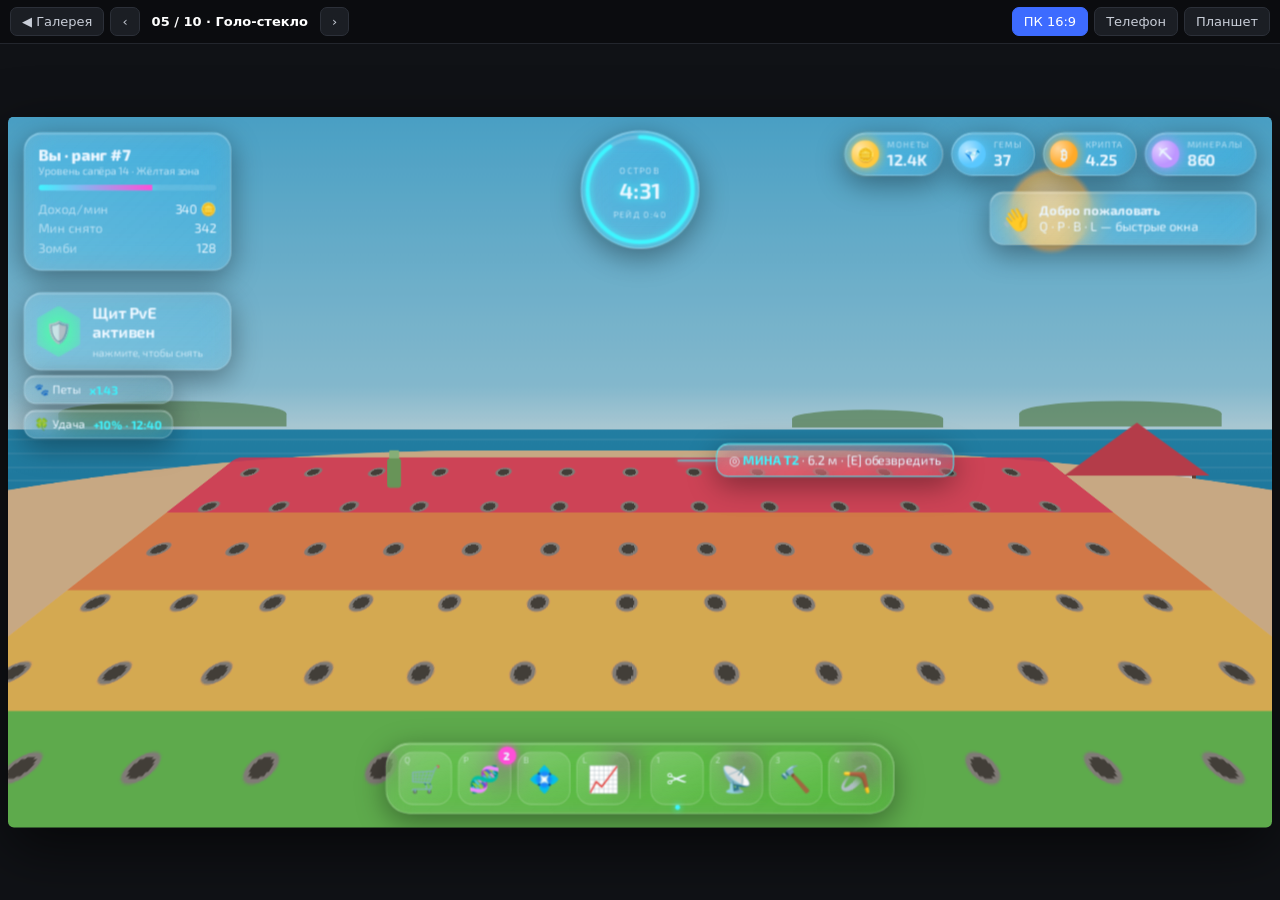
<file: 05-holo.html>
<!doctype html>
<html lang="ru">
<head>
<meta charset="utf-8">
<meta name="viewport" content="width=device-width, initial-scale=1">
<title>Голо-стекло</title>
<link rel="preconnect" href="https://fonts.googleapis.com">
<link href="https://fonts.googleapis.com/css2?family=Exo+2:wght@300;500;700;800&display=swap" rel="stylesheet">
<link rel="stylesheet" href="common/frame.css">
<style>
  #stage { font-family: 'Exo 2', system-ui, sans-serif; color: #eaf6ff; --cy: #3ff5ff; --mg: #ff4fd8; --vi: #8a6bff; --ok: #4dffa6; --bad: #ff5577; }
  #stage .scene { filter: hue-rotate(-12deg) saturate(.9) brightness(.85); }
  .g { background: linear-gradient(135deg, #ffffff26, #ffffff0a); backdrop-filter: blur(14px) saturate(1.4); -webkit-backdrop-filter: blur(14px) saturate(1.4);
    border: 1px solid #ffffff40; border-radius: 18px; box-shadow: 0 8px 30px #0006, inset 0 1px 0 #ffffff55; }
  .glow { text-shadow: 0 0 10px var(--cy); }
  .a { position: absolute; z-index: 5; }
  .wallet { right: 16px; top: 16px; display: flex; gap: 8px; }
  .chip { display: flex; align-items: center; gap: 8px; padding: 6px 12px 6px 6px; border-radius: 30px; font-weight: 700; font-size: 16px; }
  .chip .o { width: 28px; height: 28px; border-radius: 50%; display: grid; place-items: center; font-size: 14px;
    background: radial-gradient(circle at 30% 30%, #fff8, transparent 60%), var(--c); box-shadow: 0 0 12px var(--c); }
  .chip small { display: block; font-size: 9px; font-weight: 500; opacity: .6; letter-spacing: .1em; text-transform: uppercase; }
  .ring { left: 50%; top: 14px; transform: translateX(-50%); width: 120px; height: 120px; display: grid; place-items: center; border-radius: 50%; }
  .ring svg { position: absolute; inset: 0; transform: rotate(-90deg); }
  .ring .in { text-align: center; } .ring .in b { display: block; font-size: 22px; } .ring .in small { font-size: 9px; letter-spacing: .15em; opacity: .7; }
  .stat { left: 16px; top: 16px; width: 210px; padding: 12px 14px; }
  .stat .nm { font-weight: 800; font-size: 16px; } .stat .lv { font-size: 11px; opacity: .7; }
  .xp { height: 6px; border-radius: 3px; background: #ffffff1a; margin: 8px 0; overflow: hidden; } .xp i { display: block; height: 100%; width: 64%; background: linear-gradient(90deg, var(--cy), var(--mg)); box-shadow: 0 0 10px var(--cy); }
  .stat .r { display: flex; justify-content: space-between; font-size: 13px; padding: 2px 0; } .stat .r span { opacity: .65; }
  .hex { left: 16px; top: 178px; width: 210px; padding: 10px 12px; display: flex; gap: 12px; align-items: center; cursor: pointer; }
  .hex .h { width: 46px; height: 52px; clip-path: polygon(50% 0, 100% 25%, 100% 75%, 50% 100%, 0 75%, 0 25%); display: grid; place-items: center; font-size: 22px;
    background: radial-gradient(var(--c), transparent 120%); }
  .hex b { display: block; } .hex small { font-size: 11px; opacity: .7; }
  .boosts { left: 16px; top: 262px; display: flex; flex-direction: column; gap: 6px; }
  .bst { padding: 6px 10px; font-size: 12px; display: flex; gap: 8px; align-items: center; border-radius: 12px; }
  .bst i { font-style: normal; color: var(--cy); font-weight: 700; }
  .dock { left: 50%; bottom: 14px; transform: translateX(-50%); display: flex; align-items: flex-end; gap: 6px; padding: 8px 12px; border-radius: 24px; }
  .di { width: 54px; height: 54px; border-radius: 15px; display: grid; place-items: center; font-size: 26px; cursor: pointer; position: relative;
    background: linear-gradient(160deg, #ffffff30, #ffffff08); border: 1px solid #ffffff30; transition: width .15s, height .15s, margin .15s; }
  .di.sep { width: 1px; height: 40px; background: #ffffff40; border: 0; cursor: default; margin: 0 4px 6px; }
  .di.act::after { content: ''; position: absolute; bottom: -6px; width: 5px; height: 5px; border-radius: 50%; background: var(--cy); box-shadow: 0 0 6px var(--cy); }
  .di .tip { position: absolute; bottom: calc(100% + 10px); white-space: nowrap; font-size: 12px; padding: 3px 8px; border-radius: 8px; background: #0b1730cc; opacity: 0; pointer-events: none; transition: .15s; }
  .di:hover .tip { opacity: 1; }
  .di .n { position: absolute; top: -6px; right: -6px; width: 18px; height: 18px; border-radius: 50%; background: var(--mg); font-size: 11px; font-weight: 800; display: grid; place-items: center; box-shadow: 0 0 8px var(--mg); }
  .hotkey { position: absolute; top: 2px; left: 5px; font-size: 9px; opacity: .6; }
  .scan { left: 56%; top: 46%; padding: 8px 12px; font-size: 13px; cursor: pointer; border-radius: 12px; border-color: var(--cy); }
  .scan b { color: var(--cy); }
  .scan::before { content: ''; position: absolute; left: -40px; top: 50%; width: 40px; height: 1px; background: var(--cy); box-shadow: 0 0 6px var(--cy); }
  /* notifications */
  .notes { right: 16px; top: 76px; width: 270px; display: flex; flex-direction: column; gap: 8px; z-index: 90; }
  .note { padding: 10px 12px; font-size: 13px; display: flex; gap: 10px; align-items: center; position: relative; overflow: hidden; animation: nin .3s ease-out; border-radius: 14px; }
  .note.out { animation: nout .3s ease-in forwards; }
  .note .e { font-size: 22px; } .note b { display: block; }
  .note::after { content: ''; position: absolute; left: 0; bottom: 0; height: 2px; background: var(--c, var(--cy)); animation: life 3s linear forwards; }
  @keyframes nin { from { transform: translateX(110%); } } @keyframes nout { to { transform: translateX(110%); opacity: 0; } } @keyframes life { from { width: 100%; } to { width: 0; } }
  /* sheet */
  .sheet { position: absolute; z-index: 50; right: 16px; top: 16px; bottom: 96px; width: 600px; border-radius: 24px; display: flex; flex-direction: column;
    transform: translateX(110%); transition: transform .35s cubic-bezier(.2,.9,.2,1); overflow: hidden; }
  .sheet.on { transform: none; }
  .sh { display: flex; align-items: center; gap: 10px; padding: 14px 18px 10px; }
  .sh h2 { margin: 0; font-size: 22px; font-weight: 800; letter-spacing: .05em; }
  .sh .x { margin-left: auto; width: 34px; height: 34px; border-radius: 50%; border: 1px solid #ffffff40; background: #ffffff14; color: #fff; cursor: pointer; font-size: 16px; }
  .seg { display: flex; gap: 4px; margin: 0 18px; padding: 4px; border-radius: 12px; background: #00000030; }
  .seg button { flex: 1; border: 0; background: none; color: #eaf6ff; padding: 7px; border-radius: 9px; cursor: pointer; font: 500 13px 'Exo 2'; }
  .seg button.on { background: linear-gradient(135deg, #3ff5ff55, #ff4fd844); box-shadow: inset 0 0 0 1px #ffffff40; font-weight: 700; }
  .sb { flex: 1; min-height: 0; display: grid; grid-template-columns: 220px 1fr; gap: 12px; padding: 12px 18px 18px; }
  .lst { overflow: auto; display: flex; flex-direction: column; gap: 6px; padding-right: 4px; }
  .li { display: flex; gap: 10px; align-items: center; padding: 8px 10px; border-radius: 12px; cursor: pointer; border: 1px solid transparent; background: #ffffff0d; }
  .li:hover { background: #ffffff1c; } .li.on { border-color: var(--cy); background: #3ff5ff1a; box-shadow: 0 0 14px #3ff5ff33; }
  .li .e { font-size: 22px; } .li .t { flex: 1; font-size: 13px; line-height: 1.2; } .li .t small { display: block; opacity: .6; font-size: 11px; }
  .li .dot { width: 8px; height: 8px; border-radius: 50%; background: var(--r); box-shadow: 0 0 8px var(--r); }
  .pv { display: flex; flex-direction: column; gap: 10px; min-height: 0; overflow: auto; }
  .holo { height: 170px; position: relative; perspective: 600px; display: grid; place-items: center; flex: none; }
  .holo .base { position: absolute; bottom: 8px; width: 170px; height: 40px; border-radius: 50%; border: 2px solid var(--cy);
    background: radial-gradient(#3ff5ff55, transparent 70%); box-shadow: 0 0 30px #3ff5ff88; }
  .holo .beam { position: absolute; bottom: 26px; width: 140px; height: 140px; background: linear-gradient(transparent, #3ff5ff33); clip-path: polygon(20% 0, 80% 0, 100% 100%, 0 100%); }
  .holo .obj { font-size: 84px; animation: rot 5s linear infinite; transform-style: preserve-3d; filter: drop-shadow(0 0 12px var(--cy)); position: relative; top: -10px; }
  @keyframes rot { to { transform: rotateY(360deg); } }
  .pv h3 { margin: 0; font-size: 20px; } .pv .rr { font-size: 12px; color: var(--r); text-shadow: 0 0 8px var(--r); letter-spacing: .1em; text-transform: uppercase; }
  .cmp { font-size: 13px; } .cmp .row { display: grid; grid-template-columns: 80px 1fr 56px; gap: 8px; align-items: center; margin: 5px 0; }
  .cmp .bar { height: 6px; border-radius: 3px; background: #ffffff1a; position: relative; }
  .cmp .bar i { position: absolute; left: 0; top: 0; height: 100%; border-radius: 3px; background: #ffffff66; }
  .cmp .bar u { position: absolute; left: 0; top: 0; height: 100%; border-radius: 3px; background: var(--cy); box-shadow: 0 0 8px var(--cy); opacity: .9; }
  .up { color: var(--ok); } .down { color: var(--bad); }
  .cta { display: flex; gap: 8px; margin-top: auto; }
  .btn { flex: 1; padding: 11px; border-radius: 14px; border: 1px solid #ffffff55; color: #fff; font: 700 14px 'Exo 2'; cursor: pointer; letter-spacing: .05em;
    background: linear-gradient(135deg, #3ff5ff66, #8a6bff66); box-shadow: 0 0 20px #3ff5ff44; }
  .btn:hover { filter: brightness(1.2); } .btn.ghost { background: #ffffff10; box-shadow: none; } .btn.dis { opacity: .4; pointer-events: none; }
  .btn.rbx { background: linear-gradient(135deg, #4dffa666, #3ff5ff55); }
  /* incubator */
  .inc { position: relative; height: 230px; display: grid; place-items: center; flex: none; }
  .inc .core { font-size: 70px; filter: drop-shadow(0 0 20px var(--mg)); animation: float 3s ease-in-out infinite; }
  @keyframes float { 50% { transform: translateY(-8px); } }
  .orbit { position: absolute; width: 210px; height: 210px; border: 1px dashed #ffffff40; border-radius: 50%; animation: spin 14s linear infinite; }
  .orbit span { position: absolute; font-size: 22px; animation: spin 14s linear infinite reverse; }
  @keyframes spin { to { transform: rotate(360deg); } }
  .burst { position: absolute; inset: 0; display: grid; place-items: center; pointer-events: none; }
  .burst i { position: absolute; width: 6px; height: 6px; border-radius: 50%; background: var(--c); box-shadow: 0 0 10px var(--c); animation: fly .9s ease-out forwards; }
  @keyframes fly { to { transform: translate(var(--x), var(--y)); opacity: 0; } }
  .got { text-align: center; font-size: 15px; min-height: 40px; }
  .petrow { display: flex; flex-wrap: wrap; gap: 6px; } .pp { width: 44px; height: 44px; border-radius: 12px; display: grid; place-items: center; font-size: 22px; background: #ffffff10; cursor: pointer; border: 1px solid #ffffff20; }
  .pp.eq { border-color: var(--ok); box-shadow: 0 0 10px #4dffa688; }
  .podium { display: flex; align-items: flex-end; justify-content: center; gap: 10px; height: 170px; margin-bottom: 12px; }
  .pod { width: 120px; text-align: center; } .pod .col { border-radius: 12px 12px 0 0; background: linear-gradient(#3ff5ff55, #3ff5ff08); border: 1px solid #ffffff30; display: grid; place-items: center; font-size: 26px; font-weight: 800; }
  .rk { display: flex; justify-content: space-between; padding: 7px 10px; border-radius: 10px; font-size: 14px; } .rk:nth-child(odd) { background: #ffffff0a; } .rk.me { background: #ff4fd833; box-shadow: inset 0 0 0 1px var(--mg); }
  .dg { display: grid; grid-template-columns: 1fr 1fr; gap: 10px; overflow: auto; }
  .dc { padding: 12px; border-radius: 16px; background: #ffffff0d; border: 1px solid #ffffff22; display: flex; flex-direction: column; gap: 6px; position: relative; }
  .dc .e { font-size: 30px; } .dc small { opacity: .7; font-size: 12px; flex: 1; }
  .dc .tag { position: absolute; top: 10px; right: 10px; font-size: 10px; padding: 2px 6px; border-radius: 6px; background: var(--mg); }
  @container stage (max-height: 450px) {
    .wallet, .ring, .stat, .hex, .boosts, .dock, .notes, .scan { zoom: .6; }
    .sheet { zoom: .62; top: 10px; bottom: 10px; right: 10px; height: 610px; }
  }
</style>
</head>
<body>
<div id="stage">
  <div class="a wallet" id="wallet"></div>
  <div class="a ring g"><svg viewBox="0 0 120 120"><circle cx="60" cy="60" r="54" stroke="#ffffff22" stroke-width="4" fill="none"/><circle id="arc" cx="60" cy="60" r="54" stroke="#3ff5ff" stroke-width="4" fill="none" stroke-linecap="round" stroke-dasharray="339" style="filter:drop-shadow(0 0 4px #3ff5ff)"/></svg><div class="in"><small>ОСТРОВ</small><b class="glow" id="tT"></b><small>РЕЙД <span id="tR"></span></small></div></div>
  <div class="a stat g" id="stat"></div>
  <div class="a hex g" id="pve"></div>
  <div class="a boosts" id="boosts"></div>
  <div class="a g scan" id="scan">◎ <b>МИНА Т2</b> · 6.2 м · [E] обезвредить</div>
  <div class="a dock g" id="dock"></div>
  <div class="a notes" id="notes"></div>
  <div class="sheet g" id="sheet"></div>
</div>
<script src="common/data.js"></script>
<script src="common/frame.js"></script>
<script>
const { S, CUR, RARITY, CATS, PETS, EGGS, DONATE, STATS, RANKS } = BL;
const $ = (s) => document.querySelector(s);
let page = null, cat = 'tools', sel = 'cut3', egg = 'egg2', stat = 'coins', slot = 0;

function note(title, sub, icon = '✦', c = 'var(--cy)') {
  const n = document.createElement('div'); n.className = 'note g'; n.style.setProperty('--c', c);
  n.innerHTML = `<span class="e">${icon}</span><div><b>${title}</b>${sub || ''}</div>`;
  $('#notes').prepend(n); setTimeout(() => n.classList.add('out'), 3000); setTimeout(() => n.remove(), 3300);
  [...$('#notes').children].slice(4).forEach((x) => x.remove());
}
function hud() {
  $('#wallet').innerHTML = ['coins', 'gems', 'crypto', 'minerals'].map((k) => `<div class="chip g" style="--c:${CUR[k].color}"><span class="o">${CUR[k].icon}</span><div><small>${CUR[k].name}</small>${BL.fmt(S[k])}</div></div>`).join('');
  $('#stat').innerHTML = `<div class="nm">Вы · ранг #${S.rank}</div><div class="lv">Уровень сапёра 14 · Жёлтая зона</div><div class="xp"><i></i></div>
    <div class="r"><span>Доход/мин</span>${BL.fmt(S.income)} 🪙</div><div class="r"><span>Мин снято</span>${S.mines}</div><div class="r"><span>Зомби</span>${S.kills}</div>`;
  $('#pve').innerHTML = `<div class="h" style="--c:${S.pve ? '#4dffa6' : '#ff5577'}">${S.pve ? '🛡️' : '⚔️'}</div><div><b>${S.pve ? 'Щит PvE активен' : 'PvP открыт'}</b><small>нажмите, чтобы ${S.pve ? 'снять' : 'включить'}</small></div>`;
  $('#boosts').innerHTML = `<div class="bst g">🐾 Петы <i>x${BL.petMult().toFixed(2)}</i></div>` + (S.passes.has('gp1') ? '<div class="bst g">✖️ Монеты <i>x2</i></div>' : '') + '<div class="bst g">🍀 Удача <i>+10% · 12:40</i></div>';
  const D = [['shop', '🛒', 'Арсенал', 'Q'], ['pets', '🧬', 'Инкубатор', 'P'], ['donate', '💠', 'Донат', 'B'], ['rank', '📈', 'Рейтинг', 'L'], ['-'], ['t0', BL.item(S.equipped.tools).icon, 'Инструмент', '1'], ['t1', '📡', 'Детектор', '2'], ['t2', '🔨', 'Молоток', '3'], ['t3', BL.item(S.equipped.weapons).icon, 'Оружие', '4']];
  $('#dock').innerHTML = D.map((d) => d[0] === '-' ? '<div class="di sep"></div>' : `<div class="di ${d[0] === page || d[0] === 't' + slot ? 'act' : ''}" data-d="${d[0]}"><span class="hotkey">${d[3]}</span>${d[1]}<span class="tip">${d[2]}</span>${d[0] === 'pets' ? '<span class="n">2</span>' : ''}</div>`).join('');
}
function tick() {
  const left = S.treasureAt - Date.now(); $('#tT').textContent = BL.mmss(left); $('#tR').textContent = BL.mmss(S.raidAt - Date.now());
  $('#arc').style.strokeDashoffset = 339 * (1 - left / 300000);
}
// dock magnification
$('#dock').addEventListener('mousemove', (e) => {
  $('#dock').querySelectorAll('.di:not(.sep)').forEach((el) => {
    const r = el.getBoundingClientRect(), k = r.width / el.offsetWidth; const d = Math.abs(e.clientX - (r.left + r.width / 2)) / k;
    const s = 54 + Math.max(0, 26 - d / 4); el.style.width = el.style.height = s + 'px'; el.style.fontSize = s / 2.1 + 'px';
  });
});
$('#dock').addEventListener('mouseleave', () => $('#dock').querySelectorAll('.di').forEach((el) => { el.style.width = el.style.height = el.style.fontSize = ''; }));

function cmpRow(label, a, b) {
  const d = b - a; return `<div class="row"><span>${label}</span><div class="bar"><u style="width:${b}%"></u><i style="width:${a}%"></i></div><span class="${d > 0 ? 'up' : d < 0 ? 'down' : ''}">${d > 0 ? '▲' + d : d < 0 ? '▼' + -d : '='}</span></div>`;
}
const PAGES = {
  shop: ['Арсенал', () => {
    const it = BL.item(sel), cur = it.cat === 'build' ? null : BL.item(S.equipped[it.cat]); const own = S.owned.has(it.id);
    return `<div class="seg">${Object.keys(CATS).map((k) => `<button class="${k === cat ? 'on' : ''}" data-cat="${k}">${CATS[k].name}</button>`).join('')}</div>
    <div class="sb"><div class="lst">${BL.byCat(cat).map((x) => `<div class="li ${x.id === sel ? 'on' : ''}" data-sel="${x.id}" style="--r:${RARITY[x.rarity].color}"><span class="e">${x.icon}</span><span class="t">${x.name}<small>${S.owned.has(x.id) ? 'в арсенале' : BL.price(x)}</small></span><span class="dot"></span></div>`).join('')}</div>
    <div class="pv" style="--r:${RARITY[it.rarity].color}"><div class="holo"><div class="beam"></div><div class="base"></div><div class="obj">${it.icon}</div></div>
      <div><div class="rr">${RARITY[it.rarity].name}</div><h3>${it.name}</h3><div style="font-size:13px;opacity:.75">${it.desc}</div></div>
      ${cur && cur.id !== it.id ? `<div class="cmp"><div style="opacity:.6;font-size:11px;margin-bottom:4px">СРАВНЕНИЕ С: ${cur.icon} ${cur.name}</div>${cmpRow('Скорость', cur.stats.speed, it.stats.speed)}${cmpRow('Мощь', cur.stats.power, it.stats.power)}${cmpRow('Дальность', cur.stats.range, it.stats.range)}</div>`
        : `<div class="cmp">${cmpRow(it.cat === 'build' ? 'Доход' : 'Мощь', 0, it.stats.power)}</div>`}
      <div class="cta">${own ? `<button class="btn ${S.equipped[it.cat] === it.id || it.cat === 'build' ? 'dis' : ''}" data-buy="${it.id}">${S.equipped[it.cat] === it.id ? 'Экипировано' : it.cat === 'build' ? 'Построено' : 'Экипировать'}</button>`
        : `<button class="btn ghost" data-try="${it.id}">Примерить</button><button class="btn ${it.cur === 'robux' ? 'rbx' : ''} ${BL.canAfford(it) ? '' : 'dis'}" data-buy="${it.id}">${BL.canAfford(it) ? 'Купить · ' + BL.price(it) : 'Нужно ' + BL.price(it)}</button>`}</div></div></div>`;
  }],
  pets: ['Квантовый инкубатор', () => {
    const e = EGGS.find((x) => x.id === egg); const keys = Object.keys(e.pool);
    return `<div class="seg">${EGGS.map((x) => `<button class="${x.id === egg ? 'on' : ''}" data-egg="${x.id}">${x.icon} ${x.name}</button>`).join('')}</div>
    <div class="sb" style="grid-template-columns:1fr 200px"><div class="pv"><div class="inc"><div class="orbit">${keys.map((k, i) => { const a = i / keys.length * 6.283; return `<span style="left:${95 + Math.cos(a) * 105 - 11}px;top:${95 + Math.sin(a) * 105 - 14}px" title="${PETS[k].name} ${e.pool[k]}%">${PETS[k].icon}</span>`; }).join('')}</div><div class="core" id="core">${e.icon}</div><div class="burst" id="burst"></div></div>
      <div class="got" id="got">Шансы: ${keys.map((k) => PETS[k].icon + ' ' + e.pool[k] + '%').join(' · ')}</div>
      <div class="cta"><button class="btn ${e.cur === 'robux' ? 'rbx' : ''}" data-hatch="1">Синтез x1 · ${BL.price(e)}</button><button class="btn ghost" data-hatch="3">x3</button></div></div>
      <div class="pv"><div style="font-size:12px;opacity:.7">ОТРЯД ${S.pets.filter((p) => p.eq).length}/${S.petSlots} · x${BL.petMult().toFixed(2)}</div><div class="petrow">${S.pets.map((p) => `<div class="pp ${p.eq ? 'eq' : ''}" data-pet="${p.uid}" title="${PETS[p.key].name} x${PETS[p.key].mult}">${PETS[p.key].icon}</div>`).join('')}</div></div></div>`;
  }],
  donate: ['Донат-терминал', () => `<div class="sb" style="grid-template-columns:1fr"><div class="dg">${DONATE.map((d) => `<div class="dc">${d.tag ? `<span class="tag">${d.tag}</span>` : ''}<span class="e">${d.icon}</span><b>${d.name}</b>
      <small>${d.give ? Object.keys(d.give).map((k) => CUR[k].icon + ' ' + BL.full(d.give[k])).join(' + ') : d.desc}</small><button class="btn rbx ${S.passes.has(d.id) ? 'dis' : ''}" data-don="${d.id}">${S.passes.has(d.id) ? 'Активно' : 'R$ ' + d.price}</button></div>`).join('')}</div></div>`],
  rank: ['Рейтинг сервера', () => { const r = RANKS[stat];
    return `<div class="seg">${STATS.map((s) => `<button class="${s.id === stat ? 'on' : ''}" data-stat="${s.id}">${s.name}</button>`).join('')}</div>
    <div class="sb" style="grid-template-columns:1fr;overflow:auto"><div><div class="podium">${[1, 0, 2].map((i) => `<div class="pod"><div>${r[i].name}</div><div style="font-size:12px;opacity:.7">${BL.fmt(r[i].value)}</div><div class="col" style="height:${[130, 100, 80][i]}px">${i + 1}</div></div>`).join('')}</div>
    ${r.slice(3).map((x, i) => `<div class="rk ${x.me ? 'me' : ''}"><span>${i + 4}. ${x.name}</span><b>${BL.fmt(x.value)}</b></div>`).join('')}</div></div>`; }],
};
function openPage(p) {
  if (page === p) return closePage();
  page = p; render(); $('#sheet').classList.add('on'); hud();
}
function render() { if (!page) return; const [t, f] = PAGES[page]; $('#sheet').innerHTML = `<div class="sh"><h2 class="glow">${t}</h2><button class="x" data-x>✕</button></div>${f()}`; }
function closePage() { page = null; $('#sheet').classList.remove('on'); hud(); }
function burst() {
  const b = $('#burst'); if (!b) return;
  b.innerHTML = Array.from({ length: 24 }, (_, i) => { const a = i / 24 * 6.283; return `<i style="--x:${Math.cos(a) * 140}px;--y:${Math.sin(a) * 140}px;--c:${['#3ff5ff', '#ff4fd8', '#8a6bff'][i % 3]}"></i>`; }).join('');
}

document.addEventListener('click', (e) => {
  const t = e.target.closest('[data-d],[data-x],[data-cat],[data-sel],[data-buy],[data-try],[data-egg],[data-hatch],[data-pet],[data-don],[data-stat],#pve,#scan');
  if (!t) return; const d = t.dataset;
  if (d.d) { if (d.d[0] === 't') { slot = +d.d[1]; hud(); } else openPage(d.d); }
  else if ('x' in d) closePage();
  else if (d.cat) { cat = d.cat; sel = BL.byCat(cat)[2].id; render(); }
  else if (d.sel) { sel = d.sel; render(); }
  else if (d.try) note('Примерка 30 сек', BL.item(d.try).name + ' в руках (демо)', '👁️');
  else if (d.buy) { const r = BL.buy(d.buy); note(r.ok ? (r.equipped ? 'Экипировано' : 'Покупка') : 'Отказ', r.msg, r.ok ? '✅' : '⛔', r.ok ? 'var(--ok)' : 'var(--bad)'); }
  else if (d.egg) { egg = d.egg; render(); }
  else if (d.hatch) {
    const r = BL.hatch(egg, +d.hatch); if (!r.ok) return note('Отказ', r.msg, '⛔', 'var(--bad)');
    const core = $('#core'); core.style.animation = 'spin .6s linear 2';
    setTimeout(() => { burst(); core.style.animation = ''; core.textContent = r.pets[0].icon; $('#got').innerHTML = r.pets.map((p) => `<span style="color:${RARITY[p.rarity].color}">${p.icon} ${p.name} (${RARITY[p.rarity].name}, x${p.mult})</span>`).join('<br>'); r.pets.forEach((p) => note('Новый пет', p.name + ' · x' + p.mult, p.icon, RARITY[p.rarity].color)); }, 1200);
  }
  else if (d.pet) { const r = BL.togglePet(+d.pet); if (!r.ok) note('Слоты заняты', r.msg, '⚠️', 'var(--bad)'); }
  else if (d.don) { const r = BL.donate(d.don); note(r.ok ? 'Оплачено (демо)' : 'Отказ', r.msg, r.ok ? '💠' : '⛔', r.ok ? 'var(--ok)' : 'var(--bad)'); }
  else if (d.stat) { stat = d.stat; render(); }
  else if (t.id === 'pve') { const on = BL.togglePvE(); note(on ? 'Щит включён' : 'Щит выключен', on ? 'Рейды на вас невозможны' : 'Вас могут атаковать', on ? '🛡️' : '⚔️', on ? 'var(--ok)' : 'var(--bad)'); }
  else if (t.id === 'scan') { BL.earn(120); note('+120 монет', 'Мина Т2 обезврежена', '🪙', '#ffc93c'); }
});
document.addEventListener('keydown', (e) => {
  const k = e.key.toLowerCase(); const map = { q: 'shop', й: 'shop', p: 'pets', з: 'pets', b: 'donate', и: 'donate', l: 'rank', д: 'rank' };
  if (map[k]) openPage(map[k]); else if (k === 'escape') closePage(); else if (k === 'e' || k === 'у') $('#scan').click(); else if (k >= '1' && k <= '4') { slot = +k - 1; hud(); }
});
BL.on((w) => { if (w === 'tick') return tick(); hud(); if (w !== 'hatch' && w !== 'earn') render(); });
hud(); tick();
setTimeout(() => note('Добро пожаловать', 'Q · P · B · L — быстрые окна', '👋'), 600);
</script>
</body>
</html>
</file>
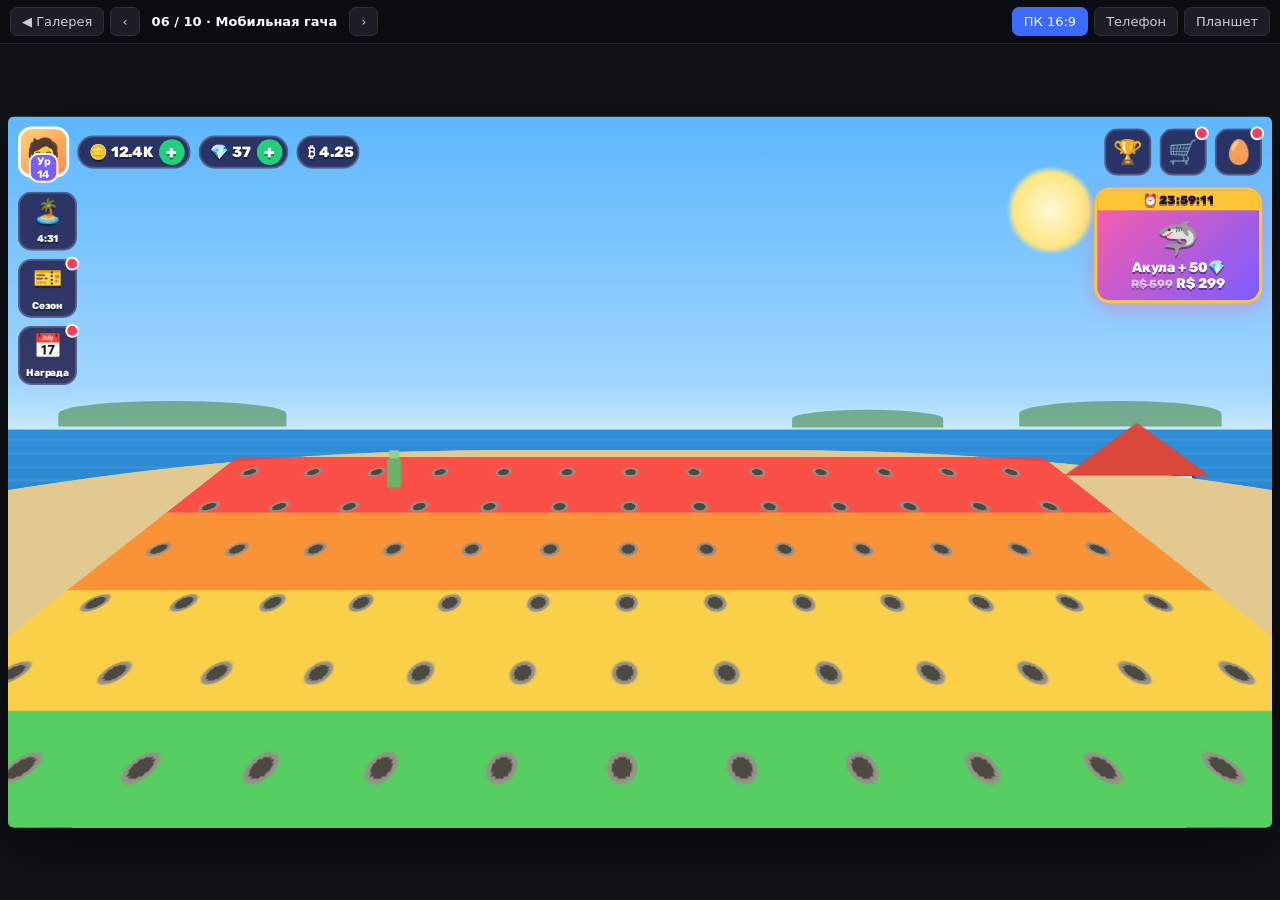
<file: 06-mobile.html>
<!doctype html>
<html lang="ru">
<head>
<meta charset="utf-8">
<meta name="viewport" content="width=device-width, initial-scale=1">
<title>Мобильная гача</title>
<link rel="preconnect" href="https://fonts.googleapis.com">
<link href="https://fonts.googleapis.com/css2?family=Rubik:wght@500;700;800;900&display=swap" rel="stylesheet">
<link rel="stylesheet" href="common/frame.css">
<style>
  #stage { font-family: 'Rubik', system-ui, sans-serif; color: #fff; --pri: #7b5cff; --pri2: #ff5ca8; --gold: #ffc533; --dark: #1b1240; --ok: #22d07a; }
  .sh { text-shadow: 0 2px 0 #0006; }
  .a { position: absolute; z-index: 5; }
  .topbar { left: 10px; right: 10px; top: 10px; display: flex; gap: 8px; align-items: center; }
  .ava { width: 52px; height: 52px; border-radius: 14px; background: linear-gradient(135deg, #ffd17a, #ff8a3d); border: 3px solid #fff; display: grid; place-items: center; font-size: 28px; position: relative; }
  .ava b { position: absolute; bottom: -8px; left: 50%; transform: translateX(-50%); background: var(--pri); border: 2px solid #fff; border-radius: 10px; font-size: 11px; padding: 0 6px; }
  .res { display: flex; align-items: center; gap: 6px; height: 34px; padding: 0 4px 0 10px; border-radius: 17px; background: #1b1240cc; border: 2px solid #ffffff33; font-weight: 800; font-size: 15px; }
  .res .p { width: 26px; height: 26px; border-radius: 50%; background: var(--ok); display: grid; place-items: center; font-size: 18px; font-weight: 900; cursor: pointer; }
  .sp { flex: 1; }
  .ib { width: 48px; height: 48px; border-radius: 14px; background: #1b1240cc; border: 2px solid #ffffff33; display: grid; place-items: center; font-size: 24px; position: relative; cursor: pointer; }
  .dot { position: absolute; top: -4px; right: -4px; width: 14px; height: 14px; border-radius: 50%; background: #ff3b5c; border: 2px solid #fff; }
  .offer { right: 10px; top: 72px; width: 170px; border-radius: 16px; overflow: hidden; cursor: pointer; border: 3px solid var(--gold);
    background: linear-gradient(135deg, #ff5ca8, #7b5cff); box-shadow: 0 6px 20px #ff5ca866; animation: pulse 2s ease-in-out infinite; }
  @keyframes pulse { 50% { transform: scale(1.04); } }
  .offer .h { background: var(--gold); color: var(--dark); font-weight: 900; font-size: 12px; text-align: center; padding: 3px; }
  .offer .c { padding: 8px; text-align: center; font-weight: 800; font-size: 14px; } .offer .c .e { font-size: 34px; display: block; }
  .offer .c s { opacity: .6; font-size: 12px; }
  .evt { left: 10px; top: 76px; display: flex; flex-direction: column; gap: 8px; }
  .evt .ib { width: 60px; height: 60px; flex-direction: column; font-size: 24px; }
  .evt .ib small { font-size: 10px; font-weight: 800; }
  .joy { left: 40px; bottom: 30px; width: 130px; height: 130px; border-radius: 50%; background: #ffffff22; border: 3px solid #ffffff55; }
  .joy::after { content: ''; position: absolute; left: 35px; top: 35px; width: 60px; height: 60px; border-radius: 50%; background: #ffffff88; }
  .act { right: 30px; bottom: 30px; width: 110px; height: 110px; border-radius: 50%; cursor: pointer; display: grid; place-items: center; text-align: center;
    background: radial-gradient(circle at 35% 30%, #fff6, transparent 50%), linear-gradient(#ffc533, #ff7a1a); border: 4px solid #fff; box-shadow: 0 6px 0 #a3470a, 0 10px 20px #0005; font-weight: 900; font-size: 12px; }
  .act .e { font-size: 38px; display: block; }
  .act:active { transform: translateY(4px); box-shadow: 0 2px 0 #a3470a; }
  .sm { width: 64px; height: 64px; border-radius: 50%; display: grid; place-items: center; font-size: 28px; background: #1b1240cc; border: 3px solid #ffffff66; cursor: pointer; }
  .s1 { right: 150px; bottom: 30px; } .s2 { right: 40px; bottom: 156px; } .s3 { right: 150px; bottom: 120px; width: 54px; height: 54px; font-size: 22px; }
  .s1.off { background: #ff3b5ccc; } .s1.on { background: #22d07acc; }
  .menuBtn { left: 50%; bottom: 14px; transform: translateX(-50%); padding: 10px 26px; border-radius: 30px; background: linear-gradient(var(--pri), #5a3ee0); border: 3px solid #fff; font-weight: 900; font-size: 16px; cursor: pointer; box-shadow: 0 5px 0 #3a2399; }
  /* full-screen app */
  .app { position: absolute; inset: 0; z-index: 50; display: none; flex-direction: column; background: radial-gradient(circle at 50% 0, #4b2fb3, #1b1240 70%); }
  .app.on { display: flex; }
  .ah { display: flex; align-items: center; gap: 10px; padding: 10px 14px; }
  .ah h2 { margin: 0; font-size: 24px; font-weight: 900; } .ah .sp { flex: 1; }
  .back { width: 44px; height: 44px; border-radius: 12px; border: 2px solid #ffffff44; background: #ffffff18; color: #fff; font-size: 22px; cursor: pointer; }
  .ab { flex: 1; min-height: 0; overflow: auto; padding: 4px 14px 14px; }
  .tabbar { display: flex; background: #120a30; border-top: 2px solid #ffffff22; padding: 6px 6px 8px; gap: 4px; }
  .tb { flex: 1; text-align: center; border-radius: 14px; padding: 6px 0 4px; font-size: 11px; font-weight: 800; color: #b8acf0; cursor: pointer; position: relative; }
  .tb .e { display: block; font-size: 24px; transition: transform .15s; }
  .tb.on { background: linear-gradient(var(--pri), #5a3ee0); color: #fff; } .tb.on .e { transform: translateY(-6px) scale(1.2); }
  .tb .dot { right: 22%; top: 2px; }
  .banner { border-radius: 18px; padding: 14px 18px; background: linear-gradient(120deg, #ff5ca8, #ffb347); display: flex; align-items: center; gap: 14px; margin-bottom: 12px; position: relative; overflow: hidden; }
  .banner .e { font-size: 64px; } .banner h3 { margin: 0; font-size: 22px; font-weight: 900; } .banner small { opacity: .9; }
  .banner .tmr { position: absolute; top: 10px; right: 14px; background: #0005; border-radius: 10px; padding: 3px 8px; font-size: 12px; font-weight: 800; }
  .banner::after { content: ''; position: absolute; top: 0; bottom: 0; width: 60px; background: #ffffff55; transform: skewX(-20deg); animation: shine 3s infinite; }
  @keyframes shine { from { left: -80px; } 40%, to { left: 120%; } }
  .gbtn { border: 0; border-radius: 14px; padding: 10px 16px; font: 900 15px 'Rubik'; color: #fff; cursor: pointer; background: linear-gradient(#2ee68a, #17a85d); box-shadow: 0 4px 0 #0d6b3a; }
  .gbtn.gold { background: linear-gradient(#ffd75a, #ff9f1a); box-shadow: 0 4px 0 #a35a00; color: var(--dark); }
  .gbtn.gray { background: #4a4170; box-shadow: 0 4px 0 #2a2350; color: #b8acf0; }
  .gbtn.pri { background: linear-gradient(#9b80ff, #6b4cf0); box-shadow: 0 4px 0 #3a2399; }
  .gbtn:active { transform: translateY(3px); box-shadow: none; }
  .cards { display: grid; grid-template-columns: repeat(4, 1fr); gap: 10px; }
  .cd { border-radius: 16px; padding: 10px; text-align: center; background: linear-gradient(#ffffff22, #ffffff08); border: 2px solid var(--r); position: relative; }
  .cd .e { font-size: 44px; } .cd b { display: block; font-size: 14px; min-height: 34px; } .cd .gbtn { width: 100%; margin-top: 6px; padding: 8px; font-size: 13px; }
  .cd .rl { position: absolute; top: 0; left: 0; right: 0; height: 4px; background: var(--r); border-radius: 14px 14px 0 0; }
  .seg { display: flex; gap: 6px; margin-bottom: 10px; overflow-x: auto; }
  .seg button { border: 2px solid #ffffff33; background: #ffffff14; color: #fff; border-radius: 20px; padding: 6px 14px; font: 800 13px 'Rubik'; cursor: pointer; white-space: nowrap; }
  .seg button.on { background: #fff; color: var(--dark); }
  /* season pass */
  .pass { display: flex; gap: 8px; overflow-x: auto; padding-bottom: 8px; }
  .lvl { flex: none; width: 92px; display: flex; flex-direction: column; gap: 6px; align-items: center; }
  .lvl .n { width: 32px; height: 32px; border-radius: 50%; background: #4a4170; display: grid; place-items: center; font-weight: 900; font-size: 14px; border: 2px solid #ffffff44; }
  .lvl.done .n { background: var(--ok); }
  .rw { width: 92px; height: 80px; border-radius: 14px; display: grid; place-items: center; font-size: 30px; position: relative; cursor: pointer; background: #ffffff14; border: 2px solid #ffffff33; }
  .rw.prem { background: linear-gradient(#ffc53333, #ff5ca833); border-color: var(--gold); }
  .rw small { position: absolute; bottom: 3px; font-size: 11px; font-weight: 800; }
  .rw.claim { animation: pulse 1s infinite; border-color: var(--ok); box-shadow: 0 0 14px var(--ok); }
  .rw.got::after { content: '✔'; position: absolute; inset: 0; display: grid; place-items: center; background: #000a; border-radius: 12px; color: var(--ok); }
  .rw.lock::after { content: '🔒'; position: absolute; top: -8px; right: -6px; font-size: 16px; }
  .rowlbl { display: flex; gap: 8px; align-items: center; font-weight: 800; margin: 6px 0; }
  .prog { height: 14px; border-radius: 7px; background: #00000055; overflow: hidden; margin-bottom: 12px; } .prog i { display: block; height: 100%; background: linear-gradient(90deg, var(--ok), #a6ff5c); }
  .daily { display: grid; grid-template-columns: repeat(7, 1fr); gap: 8px; }
  .day { border-radius: 14px; padding: 8px 4px; text-align: center; background: #ffffff14; border: 2px solid #ffffff33; font-weight: 800; font-size: 12px; cursor: pointer; position: relative; }
  .day .e { font-size: 28px; display: block; margin: 4px 0; } .day.today { border-color: var(--gold); background: #ffc53333; animation: pulse 1.2s infinite; } .day.got { opacity: .45; } .day.d7 { background: linear-gradient(#ff5ca855, #7b5cff55); }
  /* gacha */
  .eggs { display: flex; gap: 12px; margin-bottom: 12px; }
  .egg { flex: 1; border-radius: 18px; padding: 12px; text-align: center; background: #ffffff14; border: 3px solid #ffffff33; cursor: pointer; }
  .egg.on { border-color: var(--gold); background: #ffc53322; } .egg .e { font-size: 54px; } .egg b { display: block; }
  .pull { display: flex; gap: 10px; justify-content: center; }
  .pity { text-align: center; font-size: 12px; opacity: .8; margin: 8px 0; }
  .reveal { position: absolute; inset: 0; z-index: 80; display: none; flex-direction: column; align-items: center; justify-content: center; gap: 18px; background: #0b0620f0; }
  .reveal.on { display: flex; }
  .rgrid { display: flex; flex-wrap: wrap; gap: 12px; justify-content: center; max-width: 700px; perspective: 800px; }
  .flip { width: 110px; height: 150px; position: relative; transform-style: preserve-3d; transition: transform .5s; cursor: pointer; }
  .flip.open { transform: rotateY(180deg); }
  .flip > div { position: absolute; inset: 0; border-radius: 14px; backface-visibility: hidden; display: flex; flex-direction: column; align-items: center; justify-content: center; border: 3px solid #fff; }
  .flip .bk { background: repeating-linear-gradient(45deg, #7b5cff, #7b5cff 10px, #6a4be8 10px 20px); font-size: 40px; }
  .flip .fr { transform: rotateY(180deg); background: linear-gradient(#ffffff22, #000a), var(--r); box-shadow: 0 0 30px var(--r); }
  .flip .fr .e { font-size: 50px; } .flip .fr b { font-size: 12px; text-align: center; } .flip .fr small { font-size: 11px; }
  .lb .r { display: flex; align-items: center; gap: 10px; padding: 10px; border-radius: 14px; background: #ffffff10; margin-bottom: 6px; font-weight: 800; }
  .lb .r.me { background: linear-gradient(90deg, #7b5cff, #ff5ca8); } .lb .r .pos { width: 30px; text-align: center; font-size: 18px; } .lb .r .nm { flex: 1; }
  .toast { position: absolute; left: 50%; top: 70px; transform: translate(-50%, -20px); z-index: 95; background: #fff; color: var(--dark); border-radius: 20px; padding: 8px 18px; font-weight: 800; opacity: 0; transition: .25s; white-space: nowrap; }
  .toast.on { opacity: 1; transform: translate(-50%, 0); } .toast.bad { background: #ff3b5c; color: #fff; }
  @container stage (min-height: 600px) { .joy, .act, .sm { zoom: 1.1; } }
  @container stage (max-height: 450px) { .topbar, .offer, .evt { zoom: .78; } .joy, .act, .sm, .menuBtn { zoom: .8; } .rgrid { zoom: .8; } }
</style>
</head>
<body>
<div id="stage">
  <div class="a topbar" id="topbar"></div>
  <div class="a evt">
    <div class="ib sh" data-app="home">🏝️<small id="tT"></small></div>
    <div class="ib sh" data-app="pass">🎫<small>Сезон</small><span class="dot"></span></div>
    <div class="ib sh" data-app="daily">📅<small>Награда</small><span class="dot"></span></div>
  </div>
  <div class="a offer sh" data-app="home"><div class="h">⏰ <span id="offerT">23:59:12</span></div><div class="c"><span class="e">🦈</span>Акула + 50💎<br><s>R$ 599</s> R$ 299</div></div>
  <div class="a joy"></div>
  <div class="a act sh" id="act"><div><span class="e">✂️</span>РАЗМИНИРОВАТЬ</div></div>
  <div class="a sm s1 sh" id="pve"></div>
  <div class="a sm s2 sh">🔫</div>
  <div class="a sm s3 sh">📡</div>
  <div class="a menuBtn sh" data-app="home">☰ МЕНЮ</div>

  <div class="app" id="app">
    <div class="ah"><button class="back" data-close>‹</button><h2 class="sh" id="appT"></h2><div class="sp"></div><div id="appRes" style="display:flex;gap:6px"></div></div>
    <div class="ab" id="ab"></div>
    <div class="tabbar" id="tabbar"></div>
  </div>
  <div class="reveal" id="reveal"></div>
  <div class="toast" id="toast"></div>
</div>
<script src="common/data.js"></script>
<script src="common/frame.js"></script>
<script>
const { S, CUR, RARITY, CATS, PETS, EGGS, DONATE, STATS, RANKS } = BL;
const $ = (s) => document.querySelector(s);
const TABS = [['home', '🏠', 'Главная'], ['shop', '🛒', 'Магазин'], ['gacha', '🥚', 'Яйца'], ['pass', '🎫', 'Сезон'], ['daily', '📅', 'Бонусы'], ['rank', '🏆', 'Топ']];
let tab = null, cat = 'tools', egg = 'egg1', pity = 23, passXp = 6, passPrem = false, dayIdx = 3, rstat = 'coins';
const gotPass = new Set(['f1', 'f2', 'f3']), gotDay = new Set([0, 1, 2]);
const PASS = Array.from({ length: 12 }, (_, i) => ({ lv: i + 1, free: ['🪙 500', '💎 5', '🥚', '🪙 2K', '💎 10', '🎟️', '🪙 5K', '🐶', '💎 25', '🪙 15K', '🦊', '👑'][i], prem: ['💎 20', '🛸', '🪙 10K', '🐲', '💎 50', '✖️2', '🧬', '🪙 50K', '🦈', '💎 100', '🤖', '👾'][i] }));

function toast(m, ok = true) { const t = $('#toast'); t.textContent = m; t.className = 'toast on' + (ok ? '' : ' bad'); clearTimeout(t._h); t._h = setTimeout(() => t.classList.remove('on'), 1600); }
const res = (k, plus) => `<div class="res sh">${CUR[k].icon} ${BL.fmt(S[k])}${plus ? `<span class="p" data-app="shopR">+</span>` : ''}</div>`;
function hud() {
  $('#topbar').innerHTML = `<div class="ava">🧑<b>Ур 14</b></div>${res('coins', 1)}${res('gems', 1)}${res('crypto')}<div class="sp"></div>
    <div class="ib" data-app="rank">🏆</div><div class="ib" data-app="shop">🛒<span class="dot"></span></div><div class="ib" data-app="gacha">🥚<span class="dot"></span></div>`;
  $('#pve').className = 'a sm s1 sh ' + (S.pve ? 'on' : 'off'); $('#pve').textContent = S.pve ? '🛡️' : '⚔️';
  $('#appRes').innerHTML = res('coins') + res('gems') + `<div class="res sh" style="color:#9dffc7">R$ ${S.robux}</div>`;
}
function tick() { $('#tT').textContent = BL.mmss(S.treasureAt - Date.now()); const s = 86352 - Math.floor(performance.now() / 1000); $('#offerT').textContent = new Date(s * 1000).toISOString().slice(11, 19); }

const PAGES = {
  home: ['Главная', () => `<div class="banner"><span class="tmr">⏰ 23:59</span><span class="e">🦈</span><div><h3>СТАРТОВЫЙ НАБОР</h3><small>Катер «Акула» + 50 💎 + x2 на 1 час</small><br><br><button class="gbtn gold" data-don="gp2">R$ 299 <s style="opacity:.6">599</s></button></div></div>
      <div class="banner" style="background:linear-gradient(120deg,#22d07a,#2a9dff)"><span class="e">🏝️</span><div><h3>ОСТРОВ СОКРОВИЩ</h3><small>Сундуки через ${BL.mmss(S.treasureAt - Date.now())}. Нужна лодка!</small></div></div>
      <div class="cards">${[['shop', '🛒', 'Магазин'], ['gacha', '🥚', 'Яйца'], ['pass', '🎫', 'Сезон'], ['daily', '📅', 'Бонусы']].map(([k, e, n]) => `<div class="cd" style="--r:#ffffff55;cursor:pointer" data-tab="${k}"><div class="e">${e}</div><b>${n}</b></div>`).join('')}</div>`],
  shop: ['Магазин', () => `<div class="seg">${Object.keys(CATS).map((k) => `<button class="${k === cat ? 'on' : ''}" data-cat="${k}">${CATS[k].icon} ${CATS[k].name}</button>`).concat(`<button class="${cat === 'rbx' ? 'on' : ''}" data-cat="rbx">💎 Робуксы</button>`).join('')}</div>
      <div class="cards">${cat === 'rbx' ? DONATE.map((d) => `<div class="cd" style="--r:var(--gold)"><div class="rl"></div><div class="e">${d.icon}</div><b>${d.name}</b><small>${d.give ? Object.keys(d.give).map((k) => CUR[k].icon + BL.fmt(d.give[k])).join('+') : d.desc}</small><button class="gbtn gold" data-don="${d.id}">${S.passes.has(d.id) ? '✔' : 'R$ ' + d.price}</button></div>`).join('')
        : BL.byCat(cat).map((it) => { const own = S.owned.has(it.id), eq = S.equipped[it.cat] === it.id; return `<div class="cd" style="--r:${RARITY[it.rarity].color}"><div class="rl"></div><div class="e">${it.icon}</div><b>${it.name}</b>
          <button class="gbtn ${eq ? 'gray' : own ? 'pri' : it.cur === 'robux' ? 'gold' : BL.canAfford(it) ? '' : 'gray'}" data-buy="${it.id}">${eq ? 'Надето' : own ? (it.cat === 'build' ? 'Есть' : 'Надеть') : BL.price(it)}</button></div>`; }).join('')}</div>`],
  gacha: ['Яйца', () => { const e = EGGS.find((x) => x.id === egg);
    return `<div class="eggs">${EGGS.map((x) => `<div class="egg ${x.id === egg ? 'on' : ''}" data-egg="${x.id}"><div class="e">${x.icon}</div><b>${x.name}</b><small>${Object.keys(x.pool).map((k) => PETS[k].icon).join('')}</small></div>`).join('')}</div>
      <div class="pity">⭐ Гарантированный эпик через <b>${pity}</b> открытий · шансы: ${Object.keys(e.pool).map((k) => PETS[k].icon + e.pool[k] + '%').join(' ')}</div>
      <div class="pull"><button class="gbtn" data-pull="1">Открыть x1 · ${BL.price(e)}</button><button class="gbtn gold" data-pull="10">x10 · ${e.cur === 'robux' ? 'R$ ' + e.price * 9 : CUR[e.cur].icon + BL.fmt(e.price * 9)} <small>(-10%)</small></button></div>
      <div class="pity" style="margin-top:14px">Ваши петы (${S.pets.filter((p) => p.eq).length}/${S.petSlots}) — нажми, чтобы надеть</div>
      <div class="cards" style="grid-template-columns:repeat(8,1fr)">${S.pets.map((p) => `<div class="cd" data-pet="${p.uid}" style="--r:${p.eq ? 'var(--ok)' : RARITY[PETS[p.key].rarity].color};cursor:pointer;padding:4px"><div class="e" style="font-size:28px">${PETS[p.key].icon}</div><small>x${PETS[p.key].mult}</small></div>`).join('')}</div>`; }],
  pass: ['Сезон «Минная лихорадка»', () => `<div class="banner" style="background:linear-gradient(120deg,#7b5cff,#ff5ca8)"><span class="e">🎫</span><div><h3>Уровень ${passXp} / 12</h3><small>Разминируй мины — получай опыт сезона. Осталось 18 дней.</small></div>${passPrem ? '' : '<button class="gbtn gold" style="margin-left:auto" data-prem>Премиум · R$ 399</button>'}</div>
      <div class="prog"><i style="width:${passXp / 12 * 100}%"></i></div>
      <div class="rowlbl">🆓 Бесплатно</div><div class="pass">${PASS.map((p) => `<div class="lvl ${p.lv <= passXp ? 'done' : ''}"><div class="rw ${gotPass.has('f' + p.lv) ? 'got' : p.lv <= passXp ? 'claim' : ''}" data-pass="f${p.lv}">${p.free.split(' ')[0]}<small>${p.free.split(' ')[1] || ''}</small></div>
        <div class="n">${p.lv}</div><div class="rw prem ${!passPrem ? 'lock' : gotPass.has('p' + p.lv) ? 'got' : p.lv <= passXp ? 'claim' : ''}" data-pass="p${p.lv}">${p.prem.split(' ')[0]}<small>${p.prem.split(' ')[1] || ''}</small></div></div>`).join('')}</div><div class="rowlbl">👑 Премиум</div>`],
  daily: ['Ежедневные награды', () => `<div class="banner" style="background:linear-gradient(120deg,#ffb347,#ff5ca8)"><span class="e">📅</span><div><h3>Заходи каждый день!</h3><small>7-й день — эпическое яйцо. Пропуск сбрасывает серию.</small></div></div>
      <div class="daily">${['🪙 500', '💎 5', '🪙 1K', '🥚 x1', '💎 15', '🪙 5K', '💣 Эпик-яйцо'].map((r, i) => `<div class="day ${i === 6 ? 'd7' : ''} ${gotDay.has(i) ? 'got' : i === dayIdx ? 'today' : ''}" data-day="${i}">День ${i + 1}<span class="e">${r.split(' ')[0]}</span>${r.split(' ').slice(1).join(' ')}${gotDay.has(i) ? '<br>✔' : ''}</div>`).join('')}</div>`],
  rank: ['Топ игроков', () => `<div class="seg">${STATS.map((s) => `<button class="${s.id === rstat ? 'on' : ''}" data-rstat="${s.id}">${s.name}</button>`).join('')}</div>
      <div class="lb">${RANKS[rstat].slice(0, 10).map((r, i) => `<div class="r ${r.me ? 'me' : ''}"><span class="pos">${['🥇', '🥈', '🥉'][i] || i + 1}</span><span class="nm">${r.name}</span><span>${BL.fmt(r.value)}</span></div>`).join('')}</div>`],
};
function openApp(t) {
  if (t === 'shopR') { cat = 'rbx'; t = 'shop'; }
  tab = t; $('#app').classList.add('on');
  $('#tabbar').innerHTML = TABS.map(([k, e, n]) => `<div class="tb ${k === t ? 'on' : ''}" data-tab="${k}"><span class="e">${e}</span>${n}${['pass', 'daily', 'gacha'].includes(k) ? '<span class="dot"></span>' : ''}</div>`).join('');
  render();
}
function render() { if (!tab) return; const [n, f] = PAGES[tab]; $('#appT').textContent = n; const st = $('#ab').scrollTop; $('#ab').innerHTML = f(); $('#ab').scrollTop = st; }
function closeApp() { tab = null; $('#app').classList.remove('on'); }
function pull(n) {
  const r = BL.hatch(egg, n === 10 ? 9 : 1); if (!r.ok) return toast(r.msg, false);
  const pets = r.pets.slice();
  if (n === 10) { const x = BL.hatch(egg, 0); const bonus = Object.assign({}, PETS.fox, { key: 'fox' }); pets.push(bonus); BL.S.pets.push({ uid: Date.now(), key: 'fox', eq: false }); }
  pity = Math.max(0, pity - pets.length);
  const order = Object.keys(RARITY);
  $('#reveal').innerHTML = `<h2 class="sh" style="margin:0">Нажми на карты!</h2><div class="rgrid">${pets.map((p) => `<div class="flip" style="--r:${RARITY[p.rarity].color}"><div class="bk">${EGGS.find((e) => e.id === egg).icon}</div><div class="fr"><span class="e">${p.icon}</span><b>${p.name}</b><small>${RARITY[p.rarity].name} · x${p.mult}</small></div></div>`).join('')}</div>
    <div style="display:flex;gap:10px"><button class="gbtn pri" data-openall>Открыть все</button><button class="gbtn" data-revclose>Готово</button></div>`;
  $('#reveal').classList.add('on');
}

document.addEventListener('click', (e) => {
  const t = e.target.closest('[data-app],[data-tab],[data-close],[data-cat],[data-buy],[data-don],[data-egg],[data-pull],[data-pet],[data-pass],[data-prem],[data-day],[data-rstat],[data-openall],[data-revclose],.flip,#pve,#act');
  if (!t) return; const d = t.dataset;
  if (d.app) openApp(d.app);
  else if (d.tab) openApp(d.tab);
  else if ('close' in d) closeApp();
  else if (d.cat) { cat = d.cat; render(); }
  else if (d.buy) { const r = BL.buy(d.buy); toast(r.msg, r.ok); }
  else if (d.don) { const r = BL.donate(d.don); toast(r.msg, r.ok); }
  else if (d.egg) { egg = d.egg; render(); }
  else if (d.pull) pull(+d.pull);
  else if (d.pet) { const r = BL.togglePet(+d.pet); if (!r.ok) toast(r.msg, false); }
  else if ('prem' in d) { if (S.robux < 399) return toast('Не хватает R$', false); S.robux -= 399; passPrem = true; toast('Премиум-пропуск активирован!'); render(); hud(); }
  else if (d.pass) { const lv = +d.pass.slice(1); if (d.pass[0] === 'p' && !passPrem) return toast('Нужен премиум-пропуск', false); if (lv > passXp) return toast('Достигни уровня ' + lv, false); if (gotPass.has(d.pass)) return; gotPass.add(d.pass); BL.earn(200); toast('Награда получена: ' + PASS[lv - 1][d.pass[0] === 'p' ? 'prem' : 'free']); }
  else if (d.day) { const i = +d.day; if (i !== dayIdx) return toast(i < dayIdx ? 'Уже получено' : 'Приходи завтра!', i < dayIdx); gotDay.add(i); dayIdx = 99; BL.earn(1000); toast('День ' + (i + 1) + ': награда получена!'); }
  else if (d.rstat) { rstat = d.rstat; render(); }
  else if ('openall' in d) document.querySelectorAll('.flip').forEach((f, i) => setTimeout(() => f.classList.add('open'), i * 120));
  else if ('revclose' in d) { $('#reveal').classList.remove('on'); render(); }
  else if (t.classList.contains('flip')) t.classList.add('open');
  else if (t.id === 'pve') toast(BL.togglePvE() ? '🛡️ Мирный режим' : '⚔️ PvP включён', true);
  else if (t.id === 'act') { BL.earn(120); passXp = Math.min(12, passXp + (Math.random() < .3 ? 1 : 0)); toast('+120 🪙  +опыт сезона'); }
});
document.addEventListener('keydown', (e) => { if (e.key === 'Escape') { $('#reveal').classList.remove('on'); closeApp(); } });
BL.on((w) => { if (w === 'tick') return tick(); hud(); if (w !== 'hatch') render(); });
hud(); tick();
</script>
</body>
</html>
</file>
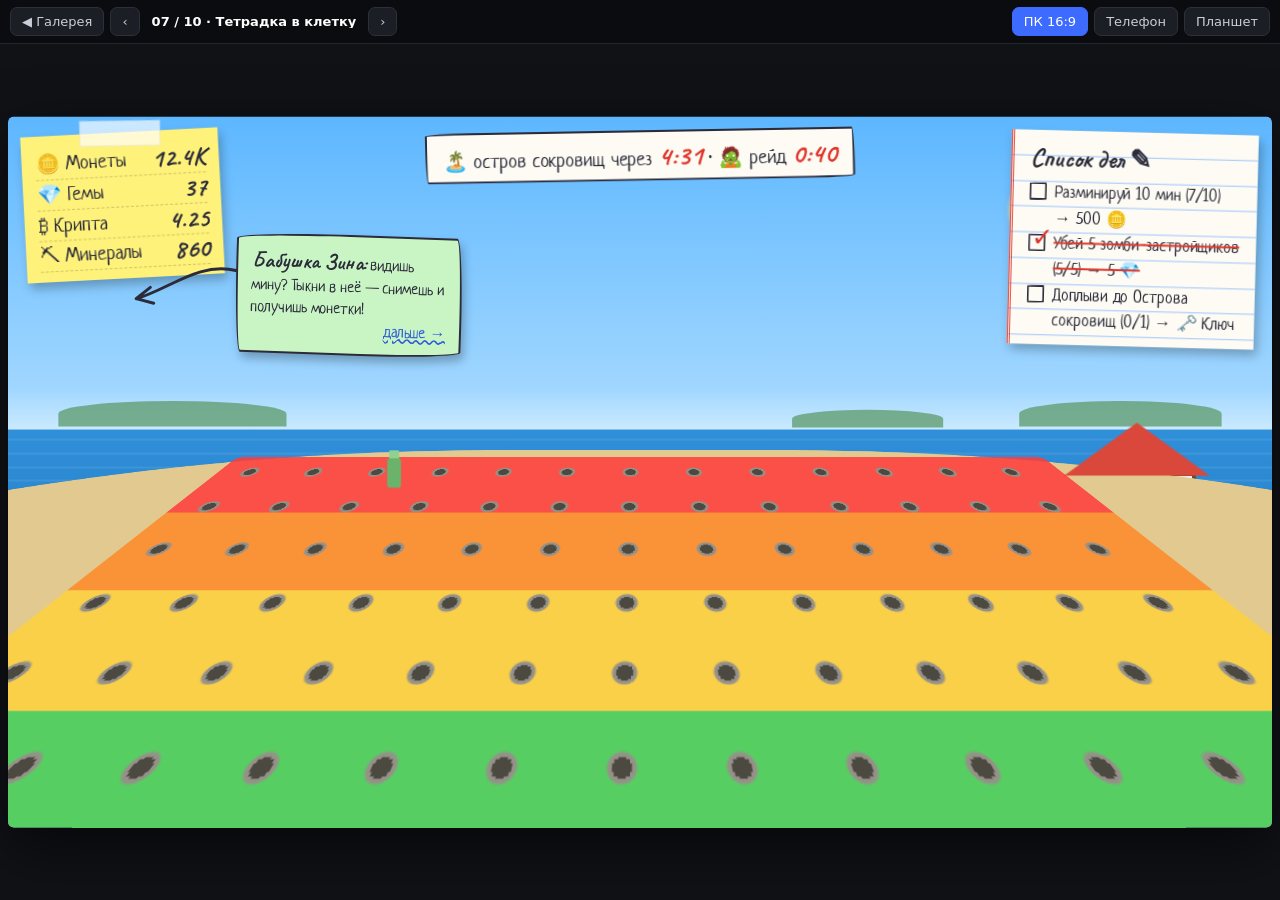
<file: 07-notebook.html>
<!doctype html>
<html lang="ru">
<head>
<meta charset="utf-8">
<meta name="viewport" content="width=device-width, initial-scale=1">
<title>Тетрадка в клетку</title>
<link rel="preconnect" href="https://fonts.googleapis.com">
<link href="https://fonts.googleapis.com/css2?family=Neucha&family=Caveat:wght@500;700&display=swap" rel="stylesheet">
<link rel="stylesheet" href="common/frame.css">
<style>
  #stage { font-family: 'Neucha', 'Comic Sans MS', cursive; color: #2b2b3a; font-size: 17px; --ink: #2b2b3a; --blue: #2d5bd7; --red: #e0352b; --paper: #fdfbf3; }
  .hand { font-family: 'Caveat', cursive; font-weight: 700; }
  .sk { border: 2.5px solid var(--ink); border-radius: 255px 15px 225px 15px / 15px 225px 15px 255px; }
  .sk2 { border: 2.5px solid var(--ink); border-radius: 15px 225px 15px 255px / 255px 15px 225px 15px; }
  .grid-paper { background-color: var(--paper); background-image: linear-gradient(#9ec5ff55 1px, transparent 1px), linear-gradient(90deg, #9ec5ff55 1px, transparent 1px); background-size: 18px 18px; }
  .a { position: absolute; z-index: 5; }
  .sticky { left: 16px; top: 16px; width: 200px; padding: 14px 14px 10px; background: #fff27a; transform: rotate(-3deg); box-shadow: 3px 6px 10px #0004; }
  .sticky::before { content: ''; position: absolute; top: -12px; left: 60px; width: 80px; height: 24px; background: #ffffffaa; transform: rotate(2deg); border: 1px solid #0001; }
  .sticky .r { display: flex; justify-content: space-between; font-size: 20px; border-bottom: 1.5px dashed #0003; padding: 2px 0; }
  .sticky .r b { font-family: 'Caveat'; font-size: 26px; line-height: 1; }
  .todo { right: 16px; top: 16px; width: 250px; padding: 12px 16px; transform: rotate(1.5deg); box-shadow: 3px 6px 10px #0004;
    background: var(--paper) repeating-linear-gradient(transparent 0 25px, #9ec5ff 25px 26px); border-left: 3px double var(--red); }
  .todo h4 { margin: 0 0 4px; font-family: 'Caveat'; font-size: 26px; }
  .todo .q { display: flex; gap: 8px; line-height: 26px; } .todo .q.done span { text-decoration: line-through; text-decoration-color: var(--red); text-decoration-thickness: 2px; }
  .todo .bx { width: 18px; height: 18px; margin-top: 4px; flex: none; position: relative; }
  .todo .q.done .bx::after { content: '✓'; position: absolute; left: 1px; top: -10px; color: var(--red); font-size: 26px; font-family: 'Caveat'; }
  .timer { left: 50%; top: 14px; transform: translateX(-50%) rotate(-1deg); padding: 6px 16px; background: var(--paper); font-size: 20px; }
  .timer b { font-family: 'Caveat'; font-size: 28px; color: var(--red); }
  .bar { left: 50%; bottom: 14px; transform: translateX(-50%); display: flex; gap: 12px; }
  .bar .s { width: 64px; height: 64px; background: var(--paper); display: grid; place-items: center; font-size: 30px; cursor: pointer; position: relative; }
  .bar .s.on { background: #fff27a; transform: rotate(-4deg) translateY(-6px); }
  .bar .s i { position: absolute; top: -2px; left: 5px; font-family: 'Caveat'; font-size: 18px; font-style: normal; }
  .pve { left: 16px; bottom: 16px; padding: 8px 14px; background: var(--paper); cursor: pointer; font-size: 20px; display: flex; gap: 12px; align-items: center; }
  .pve span { padding: 0 6px; position: relative; } .pve span.on::after { content: ''; position: absolute; inset: -6px -8px; border: 2.5px solid var(--red); border-radius: 50% 45% 55% 50%; transform: rotate(-4deg); }
  .bookBtn { right: 16px; bottom: 16px; padding: 10px 16px; background: #ffd0e0; cursor: pointer; font-size: 22px; transform: rotate(2deg); }
  .bookBtn:hover { transform: rotate(-2deg) scale(1.05); }
  .zina { left: 230px; top: 120px; width: 230px; padding: 12px 14px; background: #c9f5c4; transform: rotate(2deg); box-shadow: 3px 6px 10px #0004; font-size: 16px; }
  .zina b { font-family: 'Caveat'; font-size: 22px; } .zina .nx { float: right; color: var(--blue); cursor: pointer; text-decoration: underline wavy; }
  .zina svg { position: absolute; left: -110px; top: 30px; width: 110px; height: 60px; }
  .mine { left: 58%; top: 52%; cursor: pointer; text-align: center; font-size: 18px; }
  .mine .c { width: 54px; height: 54px; margin: 0 auto; border: 3px dashed var(--red); border-radius: 50%; display: grid; place-items: center; font-size: 26px; background: #fff8; animation: wob 1.5s ease-in-out infinite; }
  @keyframes wob { 50% { transform: rotate(10deg) scale(1.08); } }
  .scrib { position: absolute; z-index: 30; font-family: 'Caveat'; font-size: 34px; color: var(--blue); pointer-events: none; animation: rise 1s ease-out forwards; }
  @keyframes rise { to { transform: translateY(-60px) rotate(-8deg); opacity: 0; } }
  /* book */
  .desk { position: absolute; inset: 0; z-index: 50; display: none; align-items: center; justify-content: center; background: #0006; }
  .desk.on { display: flex; }
  .book { position: relative; width: 960px; height: 600px; display: flex; perspective: 2000px; animation: drop .35s ease-out; }
  @keyframes drop { from { transform: translateY(40px) rotate(-3deg); opacity: 0; } }
  .page { flex: 1; padding: 26px 30px; position: relative; overflow: hidden; box-shadow: inset 0 0 30px #0001; }
  .page.l { border-radius: 10px 0 0 10px; box-shadow: inset -20px 0 30px -20px #0004; }
  .page.r { border-radius: 0 10px 10px 0; box-shadow: inset 20px 0 30px -20px #0004; }
  .spiral { position: absolute; left: 50%; top: 20px; bottom: 20px; width: 30px; margin-left: -15px; z-index: 3;
    background: radial-gradient(circle at 50% 50%, transparent 5px, #888 5px 7px, transparent 7px) 0 0 / 30px 26px; }
  .flipper { position: absolute; left: 50%; top: 0; width: 50%; height: 100%; transform-origin: left center; z-index: 4; border-radius: 0 10px 10px 0; pointer-events: none; display: none; }
  .flipper.go { display: block; animation: flip .5s ease-in-out forwards; }
  @keyframes flip { from { transform: rotateY(0); } to { transform: rotateY(-180deg); } }
  .marks { position: absolute; right: -54px; top: 30px; display: flex; flex-direction: column; gap: 8px; }
  .mk { width: 70px; padding: 8px 6px 8px 22px; background: var(--c); border: 2px solid var(--ink); border-left: 0; border-radius: 0 10px 10px 0; cursor: pointer; font-size: 15px; transition: transform .15s; }
  .mk:hover, .mk.on { transform: translateX(10px); }
  .close { position: absolute; left: -16px; top: -16px; width: 46px; height: 46px; border-radius: 50%; background: #ffd0e0; font-size: 22px; cursor: pointer; z-index: 6; display: grid; place-items: center; }
  .page h2 { margin: 0 0 10px; font-family: 'Caveat'; font-size: 40px; line-height: 1; } .page h2 u { text-decoration-color: var(--red); text-decoration-thickness: 3px; }
  .ln { display: flex; align-items: center; gap: 10px; padding: 4px 8px; margin: 4px 0; cursor: pointer; font-size: 19px; }
  .ln:hover { background: #fff27a88; } .ln.on { background: #fff27a; }
  .ln .e { font-size: 24px; } .ln .n { flex: 1; } .ln .p { font-family: 'Caveat'; font-size: 22px; color: var(--blue); }
  .ln.own .n { text-decoration: line-through wavy #2d5bd788; }
  .cats { display: flex; gap: 6px; margin-bottom: 8px; flex-wrap: wrap; }
  .ct { padding: 2px 10px; cursor: pointer; font-size: 16px; } .ct.on { background: #c9f5c4; }
  .drawing { height: 200px; display: grid; place-items: center; font-size: 110px; position: relative; margin-bottom: 8px; }
  .drawing::after { content: ''; position: absolute; width: 190px; height: 190px; border: 2.5px solid var(--ink); border-radius: 50% 45% 52% 48% / 48% 52% 45% 50%; transform: rotate(-6deg); }
  .pr { font-size: 18px; line-height: 1.5; }
  .scale { display: flex; gap: 4px; align-items: center; } .scale i { width: 16px; height: 16px; border: 2px solid var(--ink); border-radius: 3px 6px 4px 5px; }
  .scale i.f { background: repeating-linear-gradient(45deg, var(--blue) 0 2px, transparent 2px 5px); }
  .pen { margin-top: 12px; padding: 8px 20px; font: 26px 'Caveat'; font-weight: 700; background: #c9f5c4; cursor: pointer; display: inline-block; }
  .pen.rbx { background: #ffe0a3; } .pen.no { opacity: .5; }
  .stamp { position: absolute; right: 50px; top: 140px; font-family: 'Caveat'; font-size: 52px; color: var(--red); border: 4px solid var(--red); border-radius: 50%; padding: 10px 24px;
    transform: rotate(-16deg) scale(0); transition: transform .25s cubic-bezier(.3,1.8,.5,1); pointer-events: none; z-index: 5; }
  .stamp.on { transform: rotate(-16deg) scale(1); }
  .album { display: grid; grid-template-columns: repeat(4, 1fr); gap: 10px; }
  .ph { background: #fff; padding: 6px 6px 18px; box-shadow: 2px 3px 6px #0003; text-align: center; font-size: 34px; cursor: pointer; transform: rotate(var(--t)); position: relative; }
  .ph small { display: block; font-size: 13px; } .ph.eq::before { content: '♥'; position: absolute; top: -8px; right: -4px; color: var(--red); font-size: 22px; }
  .hatchsvg { width: 220px; height: 200px; } .hatchsvg path { fill: none; stroke: var(--ink); stroke-width: 3; stroke-linecap: round; stroke-dasharray: 900; stroke-dashoffset: 900; }
  .hatchsvg.go path { animation: draw 1.4s ease-out forwards; } @keyframes draw { to { stroke-dashoffset: 0; } }
  .tbl { width: 100%; font-size: 19px; border-collapse: collapse; } .tbl td { padding: 3px 4px; border-bottom: 1.5px dashed #0003; } .tbl tr.me td { background: #fff27a; } .tbl td:last-child { text-align: right; font-family: 'Caveat'; font-size: 24px; }
  .toast { position: absolute; left: 50%; top: 90px; z-index: 90; transform: translateX(-50%) rotate(-2deg) scale(0); background: #fff27a; padding: 8px 18px; font-size: 22px; transition: .2s; white-space: nowrap; box-shadow: 3px 5px 8px #0004; }
  .toast.on { transform: translateX(-50%) rotate(-2deg) scale(1); } .toast.bad { background: #ffc4c4; }
  @container stage (max-height: 450px) { .sticky, .todo, .timer, .bar, .pve, .bookBtn, .zina, .mine { zoom: .62; } .book { zoom: .6; } .zina { left: 200px; top: 90px; } }
</style>
</head>
<body>
<div id="stage">
  <div class="a sticky" id="sticky"></div>
  <div class="a timer sk">🏝️ остров сокровищ через <b id="tT"></b> · 🧟 рейд <b id="tR"></b></div>
  <div class="a todo" id="todo"></div>
  <div class="a zina sk" id="zina"><svg viewBox="0 0 110 60"><path d="M108 8 C 70 0, 40 30, 8 40 M8 40 l 14 -12 M8 40 l 18 4" stroke="#2b2b3a" stroke-width="3" fill="none" stroke-linecap="round"/></svg><b>Бабушка Зина:</b> <span id="zinaT"></span><br><span class="nx" id="zinaN">дальше →</span></div>
  <div class="a mine" id="mine"><div class="c">💣</div>тык! (E)</div>
  <div class="a pve sk2" id="pve"></div>
  <div class="a bar" id="bar"></div>
  <div class="a bookBtn sk" data-book="shop">📓 Блокнот (B)</div>

  <div class="desk" id="desk"><div class="book" id="book">
    <div class="close sk" data-x>✕</div>
    <div class="page l grid-paper" id="pl"></div><div class="spiral"></div><div class="page r grid-paper" id="pr"></div>
    <div class="flipper grid-paper" id="flipper"></div>
    <div class="marks" id="marks"></div>
    <div class="stamp" id="stamp">КУПЛЕНО!</div>
  </div></div>
  <div class="toast sk" id="toast"></div>
</div>
<script src="common/data.js"></script>
<script src="common/frame.js"></script>
<script>
const { S, CUR, RARITY, CATS, PETS, EGGS, DONATE, STATS, RANKS, QUESTS } = BL;
const $ = (s) => document.querySelector(s);
const MARKS = [['shop', 'Лавка', '#c9f5c4'], ['pets', 'Петы', '#ffd0e0'], ['donate', 'R$', '#ffe0a3'], ['rank', 'Топ', '#cfe3ff'], ['notes', 'Заметки', '#fff27a']];
let pg = null, cat = 'tools', sel = 'cut3', egg = 'egg1', rstat = 'coins', slot = 0, step = 0;
const TUT = ['видишь мину? Тыкни в неё — снимешь и получишь монетки!', 'Монеты копятся на листочке слева вверху.', 'Открой блокнот (справа внизу) — там моя лавка.', 'Список дел справа — за галочки дают награды. Удачи, внучок!'];

function toast(m, ok = true) { const t = $('#toast'); t.textContent = m; t.className = 'toast sk on' + (ok ? '' : ' bad'); clearTimeout(t._h); t._h = setTimeout(() => t.classList.remove('on'), 1600); }
function hud() {
  $('#sticky').innerHTML = ['coins', 'gems', 'crypto', 'minerals'].map((k) => `<div class="r">${CUR[k].icon} ${CUR[k].name}<b>${BL.fmt(S[k])}</b></div>`).join('');
  $('#todo').innerHTML = `<h4>Список дел ✎</h4>${QUESTS.map((q) => `<div class="q ${q.done >= q.need ? 'done' : ''}"><div class="bx sk"></div><span>${q.text} (${q.done}/${q.need}) → ${q.reward}</span></div>`).join('')}`;
  $('#pve').innerHTML = `<span class="${S.pve ? 'on' : ''}">☮ мир</span><span class="${S.pve ? '' : 'on'}">⚔ война</span>`;
  const ids = [S.equipped.tools, 'det1', 'hammer', S.equipped.weapons, S.equipped.boats];
  $('#bar').innerHTML = ids.map((id, i) => `<div class="s ${i % 2 ? 'sk' : 'sk2'} ${i === slot ? 'on' : ''}" data-slot="${i}"><i>${i + 1}</i>${id === 'hammer' ? '🔨' : BL.item(id).icon}</div>`).join('');
}
function tick() { $('#tT').textContent = BL.mmss(S.treasureAt - Date.now()); $('#tR').textContent = BL.mmss(S.raidAt - Date.now()); }
function tut() { if (step >= TUT.length) return $('#zina').remove(); $('#zinaT').textContent = TUT[step]; $('#zinaN').textContent = step === TUT.length - 1 ? 'поняла, спасибо ✕' : 'дальше →'; }

const scale = (v) => `<span class="scale">${Array.from({ length: 5 }, (_, i) => `<i class="${i < Math.round(v / 20) ? 'f' : ''}"></i>`).join('')}</span>`;
const PG = {
  shop() {
    const it = BL.item(sel), own = S.owned.has(it.id), eq = S.equipped[it.cat] === it.id;
    return [`<h2><u>Лавка Бабушки Зины</u></h2><div class="cats">${Object.keys(CATS).map((k) => `<span class="ct sk ${k === cat ? 'on' : ''}" data-cat="${k}">${CATS[k].name}</span>`).join('')}</div>
      ${BL.byCat(cat).map((x) => `<div class="ln sk2 ${x.id === sel ? 'on' : ''} ${S.owned.has(x.id) ? 'own' : ''}" data-sel="${x.id}"><span class="e">${x.icon}</span><span class="n">${x.name}</span><span class="p">${S.owned.has(x.id) ? 'есть ✓' : BL.price(x)}</span></div>`).join('')}`,
      `<div class="drawing">${it.icon}</div><h2>${it.name}</h2><div class="pr"><i>${RARITY[it.rarity].name}.</i> ${it.desc}<br>
      ${it.cat === 'build' ? 'доход ' + scale(it.stats.power) : `скорость ${scale(it.stats.speed)} мощь ${scale(it.stats.power)} дальность ${scale(it.stats.range)}`}</div>
      <span class="pen sk ${it.cur === 'robux' ? 'rbx' : ''} ${!own && !BL.canAfford(it) ? 'no' : ''}" data-buy="${it.id}">${eq ? 'уже в руках ✓' : own ? (it.cat === 'build' ? 'построено ✓' : 'взять в руки') : 'купить за ' + BL.price(it)}</span>`];
  },
  pets() {
    const e = EGGS.find((x) => x.id === egg);
    return [`<h2><u>Альбом петов</u></h2><p>Тыкни, чтобы взять с собой (${S.pets.filter((p) => p.eq).length}/${S.petSlots}) · бонус x${BL.petMult().toFixed(2)}</p>
      <div class="album">${S.pets.map((p, i) => `<div class="ph ${p.eq ? 'eq' : ''}" style="--t:${(i % 3 - 1) * 4}deg" data-pet="${p.uid}">${PETS[p.key].icon}<small>${PETS[p.key].name}</small></div>`).join('')}</div>`,
      `<h2>Высиживаем…</h2><div class="cats">${EGGS.map((x) => `<span class="ct sk ${x.id === egg ? 'on' : ''}" data-egg="${x.id}">${x.icon} ${x.name}</span>`).join('')}</div>
      <div style="text-align:center"><svg class="hatchsvg" id="hs" viewBox="0 0 220 200"><path d="M110 20 C 50 20, 40 120, 60 160 C 80 195, 140 195, 160 160 C 180 120, 170 20, 110 20 Z"/><path d="M60 110 l 20 -15 l 15 18 l 18 -20 l 15 18 l 18 -16 l 16 14"/></svg><div id="hatchOut" style="font-size:20px">шансы: ${Object.keys(e.pool).map((k) => PETS[k].icon + e.pool[k] + '%').join(', ')}</div></div>
      <span class="pen sk ${e.cur === 'robux' ? 'rbx' : ''}" data-hatch>высидеть за ${BL.price(e)}</span>`];
  },
  donate() {
    return [`<h2><u>Копилка R$</u></h2><p>Демо-баланс: R$ ${S.robux}</p>${DONATE.filter((d) => d.kind === 'pack').map((d) => `<div class="ln sk2" data-don="${d.id}"><span class="e">${d.icon}</span><span class="n">${d.name}<br><small>${Object.keys(d.give).map((k) => CUR[k].icon + BL.fmt(d.give[k])).join(' + ')}</small></span><span class="p">R$ ${d.price}</span></div>`).join('')}`,
      `<h2>Навсегда</h2>${DONATE.filter((d) => d.kind !== 'pack').map((d) => `<div class="ln sk2 ${S.passes.has(d.id) ? 'own' : ''}" data-don="${d.id}"><span class="e">${d.icon}</span><span class="n">${d.name}<br><small>${d.desc}</small></span><span class="p">${S.passes.has(d.id) ? '✓' : 'R$ ' + d.price}</span></div>`).join('')}`];
  },
  rank() {
    return [`<h2><u>Кто круче</u></h2><div class="cats">${STATS.map((s) => `<span class="ct sk ${s.id === rstat ? 'on' : ''}" data-rstat="${s.id}">${s.name}</span>`).join('')}</div>
      <table class="tbl">${RANKS[rstat].slice(0, 12).map((r, i) => `<tr class="${r.me ? 'me' : ''}"><td>${i + 1}.</td><td>${r.name}</td><td>${BL.fmt(r.value)}</td></tr>`).join('')}</table>`,
      `<h2>Мой прогресс</h2><div class="pr">Я на <b>${S.rank}</b> месте по монетам.<br>До 6-го места: ещё ${BL.fmt(RANKS.coins[5].value - RANKS.coins[6].value)} 🪙<br><br>Мин снято: ${S.mines}<br>Зомби побеждено: ${S.kills}<br>Петов: ${S.pets.length}</div>
      <div class="drawing" style="font-size:80px">🏆</div>`];
  },
  notes() {
    return [`<h2><u>Шпаргалка</u></h2>${Object.keys(CUR).filter((k) => k !== 'robux').map((k) => `<div class="pr">${CUR[k].icon} <b>${CUR[k].name}</b> — ${{ coins: 'с мин, на лавку и стройку', gems: 'прокачка петов', crypto: 'майнинг-фермы, крадут в рейдах!', minerals: 'каменоломня, меняй на бафы' }[k]}</div>`).join('')}
      <br><div class="pr">Зоны мин: ${BL.ZONES.map((z) => `<span style="color:${z.color};text-shadow:0 0 1px #000">■</span> ${z.name} — ${z.reward}🪙`).join('<br>')}</div>`,
      `<h2>Настройки</h2><div class="ln sk2" data-opt>🔊 Скримеры: <b>вкл</b></div><div class="ln sk2" data-opt>🎵 Музыка: <b>вкл</b></div><div class="ln sk2" data-tut>👵 Пройти обучение заново</div>`];
  },
};
function openBook(p, animate = true) {
  const was = pg; pg = p; $('#desk').classList.add('on');
  $('#marks').innerHTML = MARKS.map(([k, n, c]) => `<div class="mk ${k === p ? 'on' : ''}" style="--c:${c}" data-book="${k}">${n}</div>`).join('');
  if (was && was !== p && animate) { const f = $('#flipper'); f.innerHTML = $('#pr').innerHTML; f.classList.remove('go'); void f.offsetWidth; f.classList.add('go'); setTimeout(() => f.classList.remove('go'), 500); }
  render();
}
function render() { if (!pg) return; const [l, r] = PG[pg](); $('#pl').innerHTML = l; $('#pr').innerHTML = r; }
function closeBook() { pg = null; $('#desk').classList.remove('on'); }
function stamp(t) { const s = $('#stamp'); s.textContent = t; s.classList.add('on'); setTimeout(() => s.classList.remove('on'), 900); }
function scribble(txt, x, y) { const s = document.createElement('div'); s.className = 'scrib'; s.textContent = txt; s.style.left = x + 'px'; s.style.top = y + 'px'; $('#stage').append(s); setTimeout(() => s.remove(), 1000); }

document.addEventListener('click', (e) => {
  const t = e.target.closest('[data-book],[data-x],[data-cat],[data-sel],[data-buy],[data-egg],[data-hatch],[data-pet],[data-don],[data-rstat],[data-slot],[data-opt],[data-tut],#pve,#mine,#zinaN');
  if (!t) return; const d = t.dataset;
  if (d.book) openBook(d.book);
  else if ('x' in d) closeBook();
  else if (d.cat) { cat = d.cat; sel = BL.byCat(cat)[1].id; render(); }
  else if (d.sel) { sel = d.sel; render(); }
  else if (d.buy) { const r = BL.buy(d.buy); toast(r.msg, r.ok); if (r.ok && !r.equipped) stamp('КУПЛЕНО!'); }
  else if (d.egg) { egg = d.egg; render(); }
  else if ('hatch' in d) {
    const r = BL.hatch(egg); if (!r.ok) return toast(r.msg, false); const p = r.pets[0];
    $('#hs').classList.add('go'); $('#hatchOut').textContent = 'рисую…';
    setTimeout(() => { $('#hs').outerHTML = `<div class="drawing" style="font-size:96px">${p.icon}</div>`; $('#hatchOut').innerHTML = `<b>${p.name}</b> — ${RARITY[p.rarity].name}, x${p.mult}`; stamp(RARITY[p.rarity].name.toUpperCase() + '!'); setTimeout(() => { const keep = $('#pr').innerHTML; render(); $('#pr').innerHTML = keep; }, 50); }, 1500);
  }
  else if (d.pet) { const r = BL.togglePet(+d.pet); if (!r.ok) toast(r.msg, false); }
  else if (d.don) { const r = BL.donate(d.don); toast(r.msg, r.ok); if (r.ok) stamp('ОПЛАЧЕНО'); }
  else if (d.rstat) { rstat = d.rstat; render(); }
  else if (d.slot) { slot = +d.slot; hud(); }
  else if ('opt' in d) { const b = t.querySelector('b'); b.textContent = b.textContent === 'вкл' ? 'выкл' : 'вкл'; }
  else if ('tut' in d) { closeBook(); step = 0; if (!$('#zina')) location.reload(); else tut(); }
  else if (t.id === 'pve') toast(BL.togglePvE() ? 'Мир! ☮' : 'Война! ⚔', true);
  else if (t.id === 'mine') { BL.earn(120); BL.QUESTS[0].done = Math.min(10, BL.QUESTS[0].done + 1); hud(); scribble('+120 🪙', 740, 330); if (step === 0) { step++; tut(); } }
  else if (t.id === 'zinaN') { step++; tut(); }
});
document.addEventListener('keydown', (e) => {
  const k = e.key.toLowerCase();
  if (k === 'escape') closeBook(); else if (k === 'b' || k === 'и') pg ? closeBook() : openBook('shop'); else if (k === 'e' || k === 'у') $('#mine').click(); else if (k >= '1' && k <= '5') { slot = +k - 1; hud(); }
});
BL.on((w) => { if (w === 'tick') return tick(); hud(); if (w !== 'hatch' && w !== 'earn') render(); });
hud(); tick(); tut();
</script>
</body>
</html>
</file>
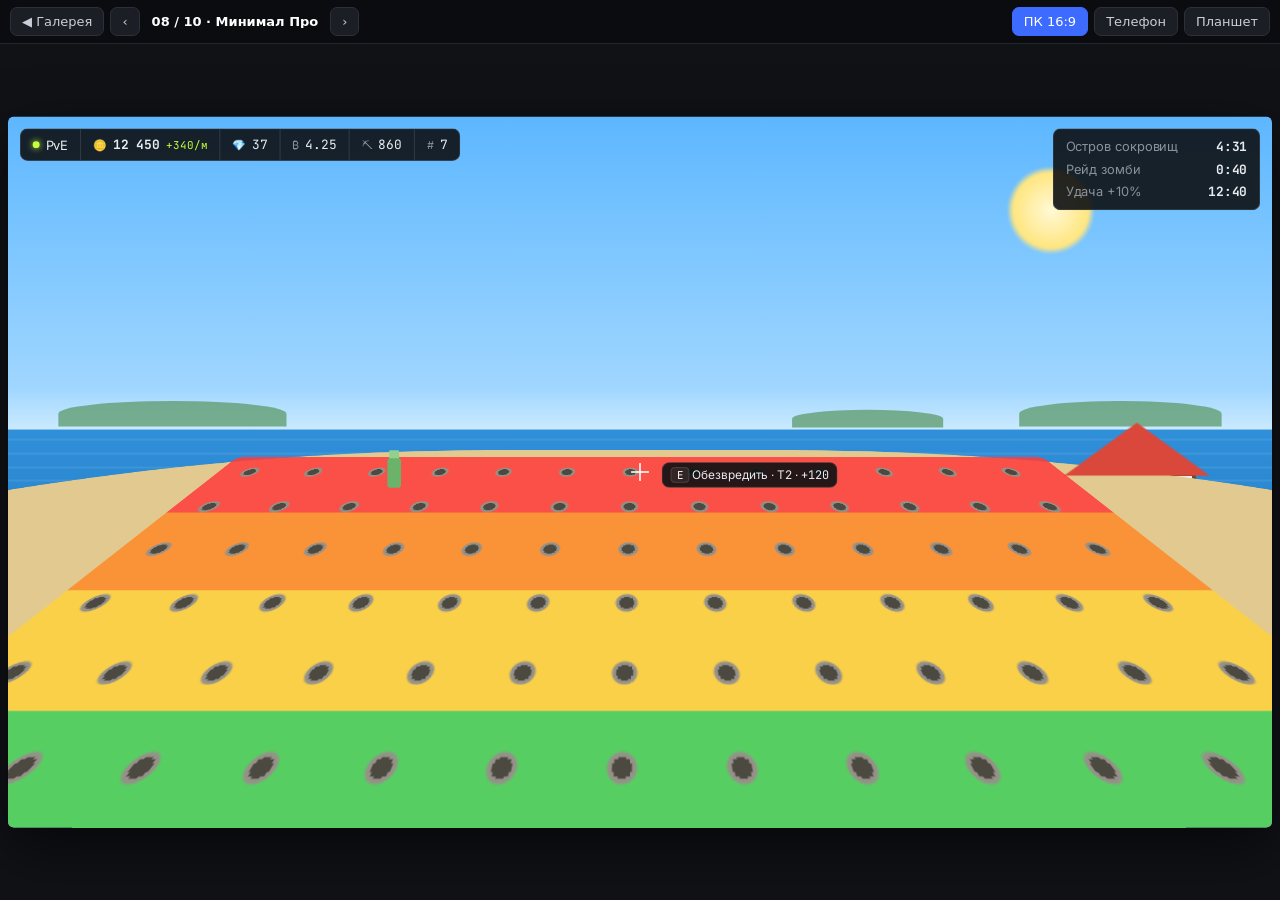
<file: 08-minimal.html>
<!doctype html>
<html lang="ru">
<head>
<meta charset="utf-8">
<meta name="viewport" content="width=device-width, initial-scale=1">
<title>Минимал Про</title>
<link rel="preconnect" href="https://fonts.googleapis.com">
<link href="https://fonts.googleapis.com/css2?family=Inter:wght@400;500;600;700&family=JetBrains+Mono:wght@400;600&display=swap" rel="stylesheet">
<link rel="stylesheet" href="common/frame.css">
<style>
  #stage { font-family: 'Inter', system-ui, sans-serif; font-size: 13px; color: #e9ecef; --bg: #0e1013e6; --line: #ffffff1f; --mut: #8a919c; --acc: #c6ff3d; --bad: #ff5d5d; }
  .mono { font-family: 'JetBrains Mono', monospace; }
  .a { position: absolute; z-index: 5; }
  .panel { background: var(--bg); border: 1px solid var(--line); border-radius: 8px; }
  .status { left: 12px; top: 12px; display: flex; align-items: stretch; }
  .status > div { padding: 7px 12px; border-right: 1px solid var(--line); display: flex; align-items: center; gap: 6px; cursor: pointer; }
  .status > div:last-child { border-right: 0; } .status > div:hover { background: #ffffff0d; }
  .status .k { color: var(--mut); font-size: 11px; }
  .led { width: 7px; height: 7px; border-radius: 50%; background: var(--acc); box-shadow: 0 0 6px var(--acc); } .led.off { background: var(--bad); box-shadow: 0 0 6px var(--bad); }
  .inc { color: var(--acc); font-size: 11px; }
  .timers { right: 12px; top: 12px; padding: 6px 0; min-width: 210px; }
  .timers div { display: flex; justify-content: space-between; padding: 3px 12px; } .timers span { color: var(--mut); }
  .cross { left: 50%; top: 50%; width: 18px; height: 18px; margin: -9px; pointer-events: none; }
  .cross::before, .cross::after { content: ''; position: absolute; background: #fffc; } .cross::before { left: 8px; top: 0; width: 2px; height: 18px; } .cross::after { top: 8px; left: 0; height: 2px; width: 18px; }
  .ctx { left: calc(50% + 22px); top: calc(50% - 10px); padding: 4px 8px; font-size: 12px; }
  .ctx kbd, .help kbd, .pal kbd { font-family: 'JetBrains Mono'; font-size: 11px; border: 1px solid var(--line); border-radius: 4px; padding: 0 5px; color: #fff; background: #ffffff10; }
  .hot { left: 50%; bottom: 12px; transform: translateX(-50%); display: flex; gap: 4px; padding: 4px; }
  .hs { width: 52px; height: 52px; border-radius: 6px; border: 1px solid transparent; display: grid; place-items: center; font-size: 22px; position: relative; cursor: pointer; }
  .hs:hover { background: #ffffff0d; } .hs.on { border-color: var(--acc); background: #c6ff3d14; }
  .hs i { position: absolute; top: 2px; left: 4px; font: 10px 'JetBrains Mono'; color: var(--mut); font-style: normal; }
  .help { right: 12px; bottom: 12px; padding: 7px 10px; color: var(--mut); cursor: pointer; }
  .help b { color: #fff; font-weight: 500; }
  .pets { left: 12px; bottom: 12px; padding: 6px 10px; display: flex; gap: 6px; align-items: center; color: var(--mut); }
  .pets span { font-size: 18px; }
  /* popover */
  .pop { position: absolute; z-index: 40; width: 280px; padding: 12px; display: none; box-shadow: 0 10px 30px #0008; }
  .pop.on { display: block; animation: pin .12s ease-out; } @keyframes pin { from { opacity: 0; transform: translateY(-4px); } }
  .pop h4 { margin: 0 0 8px; font-size: 11px; color: var(--mut); text-transform: uppercase; letter-spacing: .08em; font-weight: 600; }
  .pop .r { display: flex; justify-content: space-between; padding: 4px 0; border-bottom: 1px solid #ffffff0d; }
  .pop svg { width: 100%; height: 60px; margin-top: 8px; }
  /* palette */
  .veil { position: absolute; inset: 0; z-index: 60; background: #0008; display: none; justify-content: center; align-items: flex-start; padding-top: 90px; }
  .veil.on { display: flex; }
  .pal { width: 600px; max-height: 470px; display: flex; flex-direction: column; box-shadow: 0 20px 60px #000c; }
  .pal input { background: none; border: 0; border-bottom: 1px solid var(--line); color: #fff; font: 16px 'Inter'; padding: 14px 16px; outline: none; }
  .res { overflow: auto; padding: 6px; }
  .grp { font-size: 11px; color: var(--mut); padding: 8px 10px 4px; text-transform: uppercase; letter-spacing: .08em; }
  .opt { display: flex; align-items: center; gap: 10px; padding: 8px 10px; border-radius: 6px; cursor: pointer; }
  .opt.on { background: #ffffff12; box-shadow: inset 2px 0 0 var(--acc); }
  .opt .e { width: 22px; text-align: center; font-size: 16px; } .opt .t { flex: 1; } .opt .t mark { background: none; color: var(--acc); }
  .opt .m { color: var(--mut); font-size: 12px; } .opt .m.no { color: var(--bad); }
  .foot { border-top: 1px solid var(--line); padding: 7px 12px; color: var(--mut); font-size: 11px; display: flex; gap: 14px; }
  /* window */
  .win { position: absolute; z-index: 50; left: 50%; top: 50%; transform: translate(-50%, -50%); width: 820px; height: 520px; display: none; flex-direction: column; box-shadow: 0 20px 60px #000a; }
  .win.on { display: flex; }
  .wh { display: flex; align-items: center; gap: 12px; padding: 10px 14px; border-bottom: 1px solid var(--line); }
  .wh h3 { margin: 0; font-size: 14px; font-weight: 600; } .wh .sp { flex: 1; }
  .wh input { background: #ffffff0d; border: 1px solid var(--line); border-radius: 6px; color: #fff; padding: 5px 9px; font: 12px 'Inter'; width: 180px; outline: none; }
  .x { background: none; border: 0; color: var(--mut); font-size: 16px; cursor: pointer; }
  .tabs { display: flex; gap: 2px; padding: 8px 14px 0; border-bottom: 1px solid var(--line); }
  .tab { padding: 6px 12px; color: var(--mut); cursor: pointer; border-bottom: 2px solid transparent; margin-bottom: -1px; }
  .tab.on { color: #fff; border-color: var(--acc); }
  .wb { flex: 1; overflow: auto; }
  table { width: 100%; border-collapse: collapse; }
  th { position: sticky; top: 0; background: #16191e; text-align: left; font-weight: 500; font-size: 11px; color: var(--mut); padding: 8px 10px; cursor: pointer; white-space: nowrap; border-bottom: 1px solid var(--line); }
  th:hover { color: #fff; } th.s::after { content: ' ↓'; color: var(--acc); } th.s.asc::after { content: ' ↑'; }
  td { padding: 7px 10px; border-bottom: 1px solid #ffffff0a; white-space: nowrap; } tr:hover td { background: #ffffff08; }
  .rd { display: inline-block; width: 8px; height: 8px; border-radius: 2px; background: var(--r); margin-right: 6px; }
  .num { text-align: right; font-family: 'JetBrains Mono'; }
  .mini { display: inline-block; width: 60px; height: 4px; background: #ffffff14; border-radius: 2px; vertical-align: middle; position: relative; } .mini::after { content: ''; position: absolute; inset: 0; width: var(--v); background: #fff9; border-radius: 2px; }
  .b { border: 1px solid var(--line); background: #ffffff0d; color: #fff; border-radius: 6px; padding: 4px 10px; font: 500 12px 'Inter'; cursor: pointer; }
  .b:hover { border-color: var(--acc); } .b.acc { background: var(--acc); color: #111; border-color: var(--acc); } .b.dis { opacity: .35; pointer-events: none; }
  .toast { position: absolute; left: 50%; bottom: 80px; transform: translateX(-50%); z-index: 90; padding: 7px 14px; display: flex; gap: 8px; align-items: center; opacity: 0; transition: opacity .15s; white-space: nowrap; }
  .toast.on { opacity: 1; } .toast::before { content: ''; width: 6px; height: 6px; border-radius: 50%; background: var(--acc); } .toast.bad::before { background: var(--bad); }
  @container stage (max-height: 450px) { .status, .timers, .hot, .help, .pets, .ctx { zoom: .8; } .win { width: 760px; height: 360px; } .pal { zoom: .8; } .veil { padding-top: 20px; } }
</style>
</head>
<body>
<div id="stage">
  <div class="a status panel" id="status"></div>
  <div class="a timers panel"><div><span>Остров сокровищ</span><b class="mono" id="tT"></b></div><div><span>Рейд зомби</span><b class="mono" id="tR"></b></div><div><span>Удача +10%</span><b class="mono">12:40</b></div></div>
  <div class="a cross"></div>
  <div class="a ctx panel" id="ctx"><kbd>E</kbd> Обезвредить · Т2 · <span class="mono">+120</span></div>
  <div class="a pets panel" id="pets"></div>
  <div class="a hot panel" id="hot"></div>
  <div class="a help panel" id="help"><b>Команды</b> <kbd>/</kbd> или <kbd>Ctrl K</kbd> · Магазин <kbd>B</kbd></div>

  <div class="pop panel" id="pop"></div>
  <div class="win panel" id="win"></div>
  <div class="veil" id="veil"><div class="pal panel"><input id="q" placeholder="Что сделать? купить, пет, pvp, топ…" autocomplete="off"><div class="res" id="res"></div>
    <div class="foot"><span><kbd>↑↓</kbd> выбор</span><span><kbd>Enter</kbd> выполнить</span><span><kbd>Esc</kbd> закрыть</span></div></div></div>
  <div class="toast panel" id="toast"></div>
</div>
<script src="common/data.js"></script>
<script src="common/frame.js"></script>
<script>
const { S, CUR, RARITY, CATS, PETS, EGGS, DONATE, STATS, RANKS } = BL;
const $ = (s) => document.querySelector(s);
let slot = 0, win = null, wtab = 'tools', sortK = 'price', asc = true, filt = '', rstat = 'coins', pi = 0, results = [];
const hist = Array.from({ length: 30 }, (_, i) => 200 + Math.sin(i / 3) * 60 + i * 5);

function toast(m, ok = true) { const t = $('#toast'); t.textContent = m; t.className = 'toast panel on' + (ok ? '' : ' bad'); clearTimeout(t._h); t._h = setTimeout(() => t.classList.remove('on'), 1700); }
function hud() {
  $('#status').innerHTML = `<div data-pop="pve"><span class="led ${S.pve ? '' : 'off'}"></span>${S.pve ? 'PvE' : 'PvP'}</div>
    <div data-pop="wallet"><span class="k">🪙</span><b class="mono">${BL.full(S.coins)}</b><span class="inc mono">+${S.income}/м</span></div>
    <div data-pop="wallet"><span class="k">💎</span><span class="mono">${S.gems}</span></div><div data-pop="wallet"><span class="k">₿</span><span class="mono">${BL.full(S.crypto)}</span></div>
    <div data-pop="wallet"><span class="k">⛏</span><span class="mono">${S.minerals}</span></div><div data-pop="me"><span class="k">#</span><span class="mono">${S.rank}</span></div>`;
  const ids = [S.equipped.tools, 'det1', 'hammer', S.equipped.weapons, S.equipped.boats];
  $('#hot').innerHTML = ids.map((id, i) => `<div class="hs ${i === slot ? 'on' : ''}" data-slot="${i}" title="${id === 'hammer' ? 'Молоток' : BL.item(id).name}"><i>${i + 1}</i>${id === 'hammer' ? '🔨' : BL.item(id).icon}</div>`).join('');
  $('#pets').innerHTML = S.pets.filter((p) => p.eq).map((p) => `<span title="${PETS[p.key].name}">${PETS[p.key].icon}</span>`).join('') + `<span class="mono" style="font-size:12px">×${BL.petMult().toFixed(2)}</span>`;
}
function tick() { $('#tT').textContent = BL.mmss(S.treasureAt - Date.now()); $('#tR').textContent = BL.mmss(S.raidAt - Date.now()); }

function popover(kind, anchor) {
  const p = $('#pop'); if (p.dataset.k === kind && p.classList.contains('on')) return p.classList.remove('on');
  p.dataset.k = kind;
  const st = $('#stage').getBoundingClientRect(), k = st.width / $('#stage').offsetWidth, r = anchor.getBoundingClientRect();
  p.style.left = (r.left - st.left) / k + 'px'; p.style.top = (r.bottom - st.top) / k + 6 + 'px';
  const max = Math.max(...hist), pts = hist.map((v, i) => `${i * (256 / 29)},${60 - v / max * 54}`).join(' ');
  p.innerHTML = kind === 'wallet' ? `<h4>Кошелёк</h4>${Object.keys(CUR).map((c) => `<div class="r"><span>${CUR[c].icon} ${CUR[c].name}</span><span class="mono">${BL.full(S[c])}</span></div>`).join('')}
      <h4 style="margin-top:10px">Доход, 30 мин</h4><svg viewBox="0 0 256 60"><polyline points="${pts}" fill="none" stroke="#c6ff3d" stroke-width="1.5"/></svg>`
    : kind === 'pve' ? `<h4>Режим</h4><p style="margin:0 0 10px;color:var(--mut)">${S.pve ? 'Щит: рейды и атаки лодок на вас запрещены. Вы тоже не можете атаковать.' : 'PvP: можно грабить соседей, но и вас тоже.'}</p><button class="b acc" data-cmd="pve">${S.pve ? 'Включить PvP' : 'Включить щит'}</button>`
    : `<h4>Профиль</h4><div class="r"><span>Место по монетам</span><span class="mono">#${S.rank}</span></div><div class="r"><span>Мин снято</span><span class="mono">${S.mines}</span></div><div class="r"><span>Зомби</span><span class="mono">${S.kills}</span></div><div style="margin-top:10px"><button class="b" data-cmd="rank">Открыть рейтинг</button></div>`;
  p.classList.add('on');
}

// ---- windows ----
const COLS = [['name', 'Название'], ['rarity', 'Редкость'], ['speed', 'Скор.'], ['power', 'Мощь'], ['range', 'Дальн.'], ['price', 'Цена']];
const rv = (it, k) => (k === 'name' ? it.name : k === 'rarity' ? Object.keys(RARITY).indexOf(it.rarity) : k === 'price' ? (it.cur === 'robux' ? it.price * 100 : it.cur === 'gems' ? it.price * 500 : it.cur === 'crypto' ? it.price * 4000 : it.price) : it.stats[k]);
function openWin(kind) {
  win = kind; $('#pop').classList.remove('on'); const w = $('#win'); w.classList.add('on');
  const tabs = kind === 'shop' ? Object.keys(CATS).map((k) => [k, CATS[k].name]) : kind === 'rank' ? STATS.map((s) => [s.id, s.name]) : [['pets', 'Петы'], ['eggs', 'Яйца'], ['rbx', 'Robux']];
  const cur = kind === 'shop' ? wtab : kind === 'rank' ? rstat : (['pets', 'eggs', 'rbx'].includes(wtab) ? wtab : 'pets');
  if (kind === 'inv') wtab = cur;
  let body = '';
  if (kind === 'shop') {
    let rows = BL.byCat(wtab).filter((i) => i.name.toLowerCase().includes(filt));
    rows.sort((a, b) => { const x = rv(a, sortK), y = rv(b, sortK); return (x > y ? 1 : x < y ? -1 : 0) * (asc ? 1 : -1); });
    body = `<table><tr>${COLS.map(([k, n]) => `<th data-sort="${k}" class="${k === sortK ? 's' + (asc ? ' asc' : '') : ''} ${['speed', 'power', 'range', 'price'].includes(k) ? 'num' : ''}">${n}</th>`).join('')}<th></th></tr>
      ${rows.map((it) => { const own = S.owned.has(it.id), eq = S.equipped[it.cat] === it.id; return `<tr><td>${it.icon} ${it.name}</td><td><span class="rd" style="--r:${RARITY[it.rarity].color}"></span>${RARITY[it.rarity].name}</td>
        ${['speed', 'power', 'range'].map((s) => `<td class="num"><span class="mini" style="--v:${it.stats[s]}%"></span> ${it.stats[s]}</td>`).join('')}<td class="num">${BL.price(it)}</td>
        <td><button class="b ${eq || (own && it.cat === 'build') ? 'dis' : own ? '' : BL.canAfford(it) ? 'acc' : 'dis'}" data-buy="${it.id}">${eq ? 'надето' : own ? (it.cat === 'build' ? 'есть' : 'надеть') : 'купить'}</button></td></tr>`; }).join('')}</table>`;
  } else if (kind === 'rank') {
    body = `<table><tr><th>#</th><th>Игрок</th><th class="num">Значение</th><th class="num">Отрыв</th></tr>${RANKS[rstat].map((r, i, a) => `<tr style="${r.me ? 'background:#c6ff3d14' : ''}"><td class="mono">${i + 1}</td><td>${r.name}${r.me ? ' <span style="color:var(--acc)">(вы)</span>' : ''}</td><td class="num">${BL.full(r.value)}</td><td class="num" style="color:var(--mut)">${i ? '−' + BL.fmt(a[0].value - r.value) : '—'}</td></tr>`).join('')}</table>`;
  } else if (cur === 'pets') {
    body = `<table><tr><th>Пет</th><th>Редкость</th><th class="num">Множитель</th><th></th></tr>${S.pets.map((p) => { const d = PETS[p.key]; return `<tr><td>${d.icon} ${d.name}</td><td><span class="rd" style="--r:${RARITY[d.rarity].color}"></span>${RARITY[d.rarity].name}</td><td class="num">×${d.mult}</td><td><button class="b ${p.eq ? 'acc' : ''}" data-pet="${p.uid}">${p.eq ? 'в отряде' : 'взять'}</button></td></tr>`; }).join('')}</table>`;
  } else if (cur === 'eggs') {
    body = `<table><tr><th>Яйцо</th><th>Шансы</th><th class="num">Цена</th><th></th></tr>${EGGS.map((e) => `<tr><td>${e.icon} ${e.name}</td><td style="white-space:normal">${Object.keys(e.pool).map((k) => PETS[k].icon + ' ' + e.pool[k] + '%').join(' · ')}</td><td class="num">${BL.price(e)}</td><td><button class="b acc" data-hatch="${e.id}">открыть</button></td></tr>`).join('')}</table>`;
  } else {
    body = `<table><tr><th>Товар</th><th>Тип</th><th>Описание</th><th class="num">R$</th><th></th></tr>${DONATE.map((d) => `<tr><td>${d.icon} ${d.name}</td><td style="color:var(--mut)">${{ pack: 'пакет', pass: 'геймпасс', boost: 'буст' }[d.kind]}</td><td style="white-space:normal;color:var(--mut)">${d.desc || Object.keys(d.give).map((k) => CUR[k].icon + BL.fmt(d.give[k])).join(' + ')}</td><td class="num">${d.price}</td><td><button class="b ${S.passes.has(d.id) ? 'dis' : 'acc'}" data-don="${d.id}">${S.passes.has(d.id) ? 'есть' : 'купить'}</button></td></tr>`).join('')}</table>`;
  }
  const title = { shop: 'Лавка Бабушки Зины', rank: 'Рейтинг сервера', inv: 'Петы и Robux' }[kind];
  w.innerHTML = `<div class="wh"><h3>${title}</h3><span class="sp"></span>${kind === 'shop' ? `<input id="filt" placeholder="Фильтр…" value="${filt}">` : ''}<span style="color:var(--mut)">${kind === 'inv' ? 'R$ ' + S.robux + ' (демо)' : ''}</span><button class="x" data-close>✕</button></div>
    <div class="tabs">${tabs.map(([k, n]) => `<div class="tab ${k === cur ? 'on' : ''}" data-wtab="${k}">${n}</div>`).join('')}</div><div class="wb">${body}</div>`;
  const f = $('#filt'); if (f && document.activeElement !== f && filt) { f.focus(); f.setSelectionRange(filt.length, filt.length); }
}
function closeWin() { win = null; $('#win').classList.remove('on'); }

// ---- command palette ----
function commands() {
  const c = [
    { g: 'Действия', e: '🛡️', t: S.pve ? 'Выключить щит (PvP)' : 'Включить щит (PvE)', run: () => toast(BL.togglePvE() ? 'Щит включён' : 'PvP включён') },
    { g: 'Действия', e: '✂️', t: 'Обезвредить мину рядом', m: '+120 🪙', run: () => { BL.earn(120); toast('+120 🪙'); } },
    { g: 'Окна', e: '🛒', t: 'Открыть магазин', m: 'B', run: () => openWin('shop') },
    { g: 'Окна', e: '🏆', t: 'Открыть рейтинг', m: 'L', run: () => openWin('rank') },
    { g: 'Окна', e: '🐾', t: 'Петы и Robux', m: 'P', run: () => openWin('inv') },
  ];
  BL.ITEMS.forEach((it) => { const own = S.owned.has(it.id); if (own && it.cat === 'build') return; c.push({ g: 'Товары', e: it.icon, t: (own ? 'Надеть ' : 'Купить ') + it.name, m: own ? 'есть' : BL.price(it), no: !own && !BL.canAfford(it), run: () => { const r = BL.buy(it.id); toast(r.msg, r.ok); } }); });
  EGGS.forEach((e) => c.push({ g: 'Петы', e: e.icon, t: 'Открыть ' + e.name, m: BL.price(e), run: () => { const r = BL.hatch(e.id); toast(r.ok ? 'Выпал ' + r.pets[0].icon + ' ' + r.pets[0].name + ' (' + RARITY[r.pets[0].rarity].name + ')' : r.msg, r.ok); } }));
  S.pets.forEach((p) => c.push({ g: 'Петы', e: PETS[p.key].icon, t: (p.eq ? 'Убрать ' : 'Взять ') + PETS[p.key].name, m: '×' + PETS[p.key].mult, run: () => { const r = BL.togglePet(p.uid); toast(r.ok ? 'Готово' : r.msg, r.ok); } }));
  DONATE.forEach((d) => c.push({ g: 'Robux', e: d.icon, t: d.name, m: 'R$ ' + d.price, run: () => { const r = BL.donate(d.id); toast(r.msg, r.ok); } }));
  return c;
}
function fuzzy(t, q) { if (!q) return t; const i = t.toLowerCase().indexOf(q); return i < 0 ? null : t.slice(0, i) + '<mark>' + t.slice(i, i + q.length) + '</mark>' + t.slice(i + q.length); }
function paintPal() {
  const q = $('#q').value.trim().toLowerCase(); results = [];
  commands().forEach((c) => { const h = fuzzy(c.t, q) ?? (fuzzy(c.g, q) && c.t); if (h) results.push(Object.assign({ h }, c)); });
  results = results.slice(0, 40); pi = Math.min(pi, Math.max(0, results.length - 1)); let g = '';
  $('#res').innerHTML = results.map((r, i) => `${r.g !== g ? `<div class="grp">${(g = r.g)}</div>` : ''}<div class="opt ${i === pi ? 'on' : ''}" data-pi="${i}"><span class="e">${r.e}</span><span class="t">${r.h}</span><span class="m ${r.no ? 'no' : ''}">${r.m || ''}</span></div>`).join('') || '<div class="grp">Ничего не найдено</div>';
  $('#res .opt.on')?.scrollIntoView({ block: 'nearest' });
}
function openPal() { $('#veil').classList.add('on'); $('#q').value = ''; pi = 0; paintPal(); setTimeout(() => $('#q').focus(), 0); }
function closePal() { $('#veil').classList.remove('on'); $('#q').blur(); }
$('#q').addEventListener('input', () => { pi = 0; paintPal(); });
$('#q').addEventListener('keydown', (e) => {
  if (e.key === 'ArrowDown') { pi = Math.min(results.length - 1, pi + 1); paintPal(); e.preventDefault(); }
  else if (e.key === 'ArrowUp') { pi = Math.max(0, pi - 1); paintPal(); e.preventDefault(); }
  else if (e.key === 'Enter' && results[pi]) { const r = results[pi]; closePal(); r.run(); }
  else if (e.key === 'Escape') closePal();
  e.stopPropagation();
});

document.addEventListener('input', (e) => { if (e.target.id === 'filt') { filt = e.target.value.toLowerCase(); openWin('shop'); } });
document.addEventListener('click', (e) => {
  const t = e.target.closest('[data-pop],[data-cmd],[data-slot],[data-close],[data-wtab],[data-sort],[data-buy],[data-pet],[data-hatch],[data-don],[data-pi],#help,#ctx,#veil');
  if (!t) { if (!e.target.closest('#pop')) $('#pop').classList.remove('on'); return; }
  if (t.id === 'veil' && e.target !== t) return;
  const d = t.dataset;
  if (d.pop) popover(d.pop, t);
  else if (d.cmd === 'pve') { BL.togglePvE(); $('#pop').classList.remove('on'); }
  else if (d.cmd === 'rank') openWin('rank');
  else if (d.slot) { slot = +d.slot; hud(); }
  else if ('close' in d) closeWin();
  else if (d.wtab) { if (win === 'rank') rstat = d.wtab; else wtab = d.wtab; openWin(win); }
  else if (d.sort) { asc = sortK === d.sort ? !asc : true; sortK = d.sort; openWin('shop'); }
  else if (d.buy) { const r = BL.buy(d.buy); toast(r.msg, r.ok); }
  else if (d.pet) { const r = BL.togglePet(+d.pet); if (!r.ok) toast(r.msg, false); }
  else if (d.hatch) { const r = BL.hatch(d.hatch); toast(r.ok ? 'Выпал ' + r.pets[0].icon + ' ' + r.pets[0].name + ' · ' + RARITY[r.pets[0].rarity].name : r.msg, r.ok); }
  else if (d.don) { const r = BL.donate(d.don); toast(r.msg, r.ok); }
  else if (d.pi) { const r = results[+d.pi]; closePal(); r.run(); }
  else if (t.id === 'help') openPal();
  else if (t.id === 'ctx') { BL.earn(120); toast('+120 🪙 · мина Т2'); }
  else if (t.id === 'veil') closePal();
});
document.addEventListener('keydown', (e) => {
  if (e.target.tagName === 'INPUT') { if (e.key === 'Escape') e.target.blur(); return; }
  const k = e.key.toLowerCase();
  if (k === '/' || (e.ctrlKey && (k === 'k' || k === 'л'))) { e.preventDefault(); openPal(); }
  else if (k === 'escape') { closeWin(); $('#pop').classList.remove('on'); }
  else if (k === 'b' || k === 'и') win === 'shop' ? closeWin() : openWin('shop');
  else if (k === 'l' || k === 'д') win === 'rank' ? closeWin() : openWin('rank');
  else if (k === 'p' || k === 'з') win === 'inv' ? closeWin() : openWin('inv');
  else if (k === 'e' || k === 'у') $('#ctx').click();
  else if (k >= '1' && k <= '5') { slot = +k - 1; hud(); }
});
BL.on((w) => { if (w === 'tick') return tick(); hud(); if (win) { const st = $('.wb')?.scrollTop; openWin(win); if ($('.wb')) $('.wb').scrollTop = st; } });
hud(); tick();
</script>
</body>
</html>
</file>
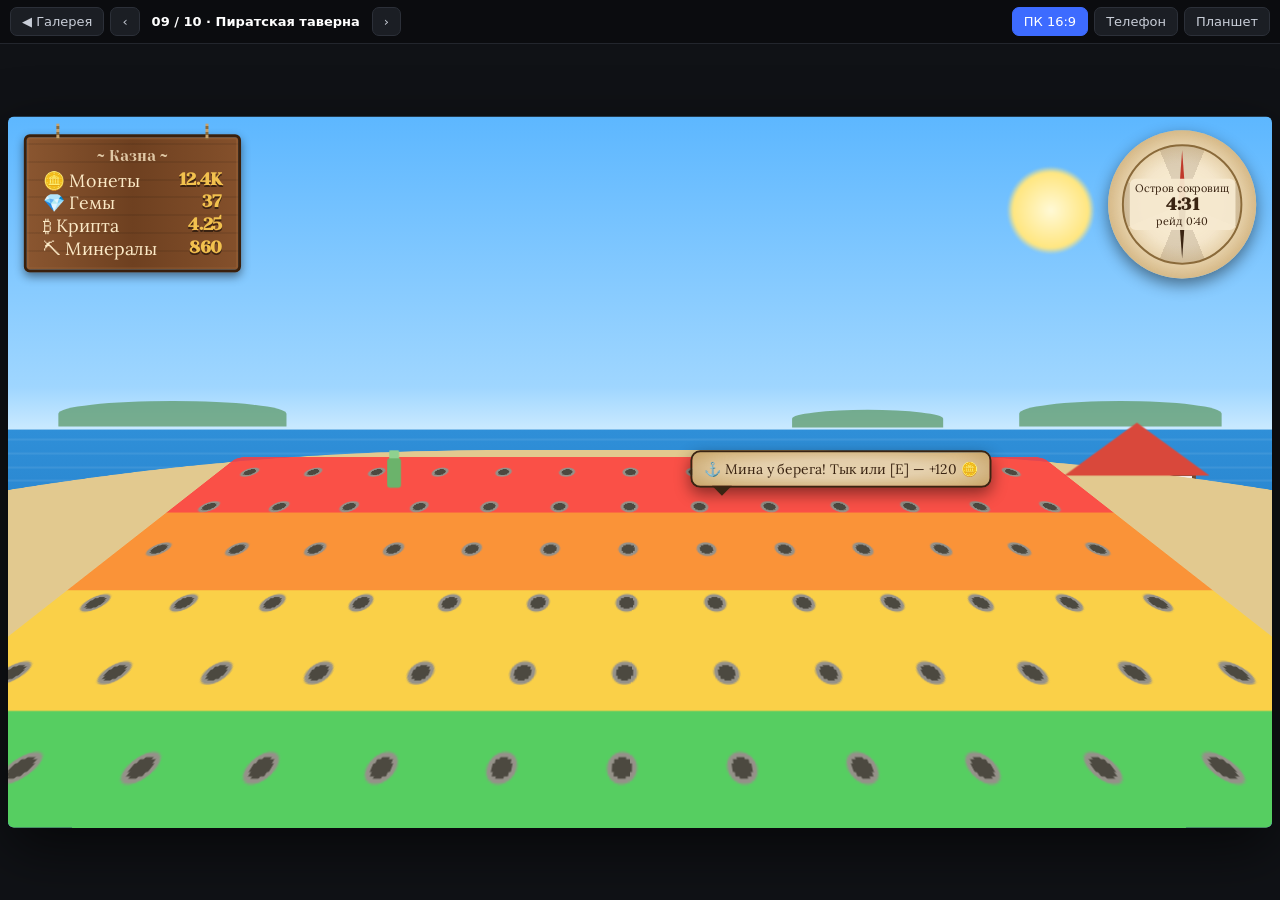
<file: 09-pirate.html>
<!doctype html>
<html lang="ru">
<head>
<meta charset="utf-8">
<meta name="viewport" content="width=device-width, initial-scale=1">
<title>Пиратская таверна</title>
<link rel="preconnect" href="https://fonts.googleapis.com">
<link href="https://fonts.googleapis.com/css2?family=Yeseva+One&family=Lora:ital,wght@0,500;0,700;1,500&display=swap" rel="stylesheet">
<link rel="stylesheet" href="common/frame.css">
<style>
  #stage { font-family: 'Lora', Georgia, serif; color: #3a2412; --wood: #7a4a24; --wood2: #5b3416; --gold: #f2c14e; --parch: #f1e0b8; --ink: #3a2412; --sea: #2a6f8f; }
  .Y { font-family: 'Yeseva One', serif; }
  .wood { background: repeating-linear-gradient(0deg, #00000014 0 2px, transparent 2px 18px), linear-gradient(90deg, #8a5630, #6e4020 50%, #84502b);
    border: 3px solid #3a200c; box-shadow: inset 0 0 0 2px #a8703f55, 0 4px 10px #0007; color: #fbe9c6; }
  .parch { background: radial-gradient(ellipse at center, #f7ead0 40%, #e3c78f 100%); box-shadow: inset 0 0 40px #a87b3a99, 0 6px 16px #0007; }
  .a { position: absolute; z-index: 5; }
  .rope::before, .rope::after { content: ''; position: absolute; top: -14px; width: 3px; height: 16px; background: repeating-linear-gradient(#c9a26b 0 3px, #8a6a3a 3px 6px); }
  .rope::before { left: 30px; } .rope::after { right: 30px; }
  .sign { left: 16px; top: 18px; padding: 10px 16px; border-radius: 6px; min-width: 220px; }
  .sign .r { display: flex; justify-content: space-between; gap: 18px; font-size: 18px; } .sign .r b { font-family: 'Yeseva One'; color: var(--gold); text-shadow: 0 2px 0 #0008; }
  .compass { right: 16px; top: 14px; width: 150px; height: 150px; border-radius: 50%; display: grid; place-items: center; text-align: center; }
  .compass .rose { position: absolute; inset: 14px; border-radius: 50%; border: 2px solid #8a6a3a;
    background: conic-gradient(from -22.5deg, #3a241222 0 45deg, transparent 45deg 90deg, #3a241222 90deg 135deg, transparent 135deg 180deg, #3a241222 180deg 225deg, transparent 225deg 270deg, #3a241222 270deg 315deg, transparent 315deg); }
  .compass .needle { position: absolute; width: 8px; height: 110px; background: linear-gradient(#c0392b 50%, #3a2412 50%); clip-path: polygon(50% 0, 100% 50%, 50% 100%, 0 50%); animation: needle 4s ease-in-out infinite alternate; }
  @keyframes needle { from { transform: rotate(-20deg); } to { transform: rotate(25deg); } }
  .compass .t { position: relative; background: #f7ead0ee; padding: 2px 6px; border-radius: 6px; font-size: 11px; } .compass .t b { display: block; font-size: 18px; font-family: 'Yeseva One'; }
  .flag { left: 16px; bottom: 16px; cursor: pointer; display: flex; align-items: flex-end; gap: 10px; padding: 8px 14px 8px 8px; border-radius: 8px; }
  .flag .pole { width: 4px; height: 64px; background: #3a200c; position: relative; }
  .flag .cloth { position: absolute; left: 4px; top: 0; width: 50px; height: 34px; display: grid; place-items: center; font-size: 20px; animation: wave 1.2s ease-in-out infinite alternate; transform-origin: left; }
  @keyframes wave { to { transform: skewY(6deg) scaleX(.94); } }
  .flag b { display: block; font-size: 16px; } .flag small { font-size: 11px; opacity: .85; }
  .crates { left: 50%; bottom: 14px; transform: translateX(-50%); display: flex; gap: 8px; }
  .crate { width: 64px; height: 64px; display: grid; place-items: center; font-size: 28px; cursor: pointer; position: relative; border-radius: 4px; }
  .crate::after { content: ''; position: absolute; inset: 6px; border: 2px solid #3a200c88; background: linear-gradient(45deg, transparent 47%, #3a200c66 47% 53%, transparent 53%); pointer-events: none; }
  .crate.on { outline: 3px solid var(--gold); transform: translateY(-6px); }
  .crate i { position: absolute; top: 1px; left: 4px; font-size: 12px; font-style: normal; z-index: 1; color: var(--gold); }
  .mapBtn { right: 16px; bottom: 16px; padding: 12px 20px; border-radius: 10px; font-size: 20px; cursor: pointer; transform: rotate(-2deg); }
  .mapBtn:hover { transform: rotate(2deg) scale(1.05); }
  .bubble { left: 54%; top: 47%; padding: 8px 12px; border-radius: 10px; cursor: pointer; font-size: 14px; border: 2px solid var(--ink); }
  .bubble::after { content: ''; position: absolute; left: 20px; top: 100%; border: 10px solid transparent; border-top-color: var(--ink); }
  /* map */
  .ov { position: absolute; inset: 0; z-index: 50; display: none; align-items: center; justify-content: center; background: #1a0f06aa; }
  .ov.on { display: flex; }
  .map { position: relative; width: 980px; height: 620px; border-radius: 6px; clip-path: polygon(1% 2%, 20% 0, 50% 1.5%, 80% 0, 99% 2%, 100% 50%, 98.5% 98%, 70% 100%, 40% 98.5%, 2% 100%, 0 60%); animation: unroll .45s ease-out; }
  @keyframes unroll { from { transform: scaleX(.05); } }
  .map h2 { position: absolute; left: 30px; top: 18px; margin: 0; font-size: 34px; }
  .map .sub { position: absolute; left: 32px; top: 62px; font-style: italic; }
  .map svg { position: absolute; inset: 0; width: 100%; height: 100%; }
  .loc { position: absolute; transform: translate(-50%, -50%); text-align: center; cursor: pointer; transition: transform .15s; }
  .loc:hover { transform: translate(-50%, -50%) scale(1.12); }
  .loc .e { font-size: 40px; filter: drop-shadow(0 3px 0 #0004); } .loc .n { font-family: 'Yeseva One'; font-size: 15px; background: #f7ead0; border: 1.5px solid var(--ink); padding: 1px 8px; border-radius: 4px; white-space: nowrap; }
  .loc.lock { opacity: .55; } .loc.lock .n::after { content: ' 🔒'; }
  .ship { position: absolute; font-size: 34px; transform: translate(-50%, -60%); transition: left 1s ease-in-out, top 1s ease-in-out; pointer-events: none; z-index: 2; }
  .x { position: absolute; right: 18px; top: 14px; width: 46px; height: 46px; border-radius: 50%; font-size: 20px; cursor: pointer; z-index: 3; }
  /* location */
  .place { position: relative; width: 980px; height: 620px; border-radius: 8px; display: flex; flex-direction: column; overflow: hidden; animation: unroll .3s ease-out; }
  .ph { display: flex; align-items: center; gap: 12px; padding: 12px 18px; }
  .ph h2 { margin: 0; font-size: 30px; color: var(--gold); text-shadow: 0 2px 0 #000; } .ph .sp { flex: 1; }
  .btnw { padding: 8px 14px; border-radius: 8px; cursor: pointer; font: 700 15px 'Lora'; }
  .pb { flex: 1; min-height: 0; overflow: auto; padding: 0 18px 18px; position: relative; }
  .tabs2 { display: flex; gap: 8px; margin-bottom: 10px; }
  .tabs2 span { padding: 4px 12px; border-radius: 6px 6px 0 0; cursor: pointer; background: #f1e0b8aa; font-weight: 700; border: 2px solid var(--ink); border-bottom: 0; }
  .tabs2 span.on { background: var(--parch); transform: translateY(-3px); }
  .shelf { position: relative; display: flex; justify-content: space-around; align-items: flex-end; height: 140px; margin-bottom: 18px; padding: 0 20px; }
  .shelf::after { content: ''; position: absolute; left: 0; right: 0; bottom: -14px; height: 16px; border-radius: 3px;
    background: linear-gradient(#8a5630, #5b3416); box-shadow: 0 6px 8px #0006; }
  .good { text-align: center; cursor: pointer; position: relative; transition: transform .15s; }
  .good:hover { transform: translateY(-6px); }
  .good .e { font-size: 58px; filter: drop-shadow(0 4px 2px #0005); }
  .tag { position: absolute; top: -6px; right: -36px; background: var(--parch); border: 1.5px solid var(--ink); padding: 2px 6px 2px 10px; font-size: 12px; font-weight: 700; transform: rotate(12deg); white-space: nowrap;
    clip-path: polygon(10px 0, 100% 0, 100% 100%, 10px 100%, 0 50%); }
  .tag.sold { background: #9bd29b; }
  .deal { position: absolute; right: 18px; top: 10px; width: 300px; padding: 16px; border-radius: 4px; z-index: 4; transform: rotate(1deg); }
  .deal h3 { margin: 0 0 4px; font-size: 22px; } .deal .e { font-size: 60px; text-align: center; }
  .deal .log { font-style: italic; font-size: 14px; margin: 6px 0; } .deal .st { display: flex; justify-content: space-between; border-bottom: 1px dotted var(--ink); font-size: 14px; }
  .gold-btn { display: block; width: 100%; margin-top: 12px; padding: 10px; border: 2px solid #6b4a10; border-radius: 8px; cursor: pointer; font: 700 16px 'Yeseva One';
    background: linear-gradient(#ffe08a, #e0a832); color: #3a2412; box-shadow: 0 3px 0 #6b4a10; }
  .gold-btn.no { filter: grayscale(.8); opacity: .7; }
  .nest { display: flex; justify-content: center; gap: 40px; padding-top: 20px; }
  .eggc { text-align: center; cursor: pointer; } .eggc .e { font-size: 80px; display: block; transition: transform .2s; } .eggc:hover .e { transform: rotate(-8deg); }
  .eggc .bowl { width: 140px; height: 40px; margin: -20px auto 6px; border-radius: 0 0 70px 70px; background: repeating-linear-gradient(-30deg, #a8703f 0 4px, #6e4020 4px 8px); }
  .eggc.shake .e { animation: sh .2s 8; } @keyframes sh { 50% { transform: rotate(12deg); } }
  .crew { display: flex; flex-wrap: wrap; gap: 8px; margin-top: 18px; justify-content: center; }
  .mate { width: 74px; padding: 6px; text-align: center; border: 2px solid var(--ink); border-radius: 6px; background: #f7ead0; cursor: pointer; font-size: 28px; }
  .mate small { display: block; font-size: 11px; } .mate.eq { background: #ffe08a; box-shadow: 0 0 0 3px var(--gold); }
  .wanted { display: grid; grid-template-columns: repeat(5, 1fr); gap: 14px; }
  .poster { padding: 10px; text-align: center; transform: rotate(var(--t)); position: relative; }
  .poster::before { content: ''; position: absolute; top: 4px; left: 50%; width: 10px; height: 10px; margin-left: -5px; border-radius: 50%; background: #555; }
  .poster .w { font-family: 'Yeseva One'; font-size: 20px; letter-spacing: 2px; } .poster .face { font-size: 40px; margin: 4px 0; border: 2px solid var(--ink); background: #e8d3a3; }
  .poster b { display: block; font-size: 13px; } .poster .bounty { font-family: 'Yeseva One'; color: #8a1f12; font-size: 16px; }
  .poster.me { box-shadow: 0 0 0 4px var(--gold), 0 6px 16px #0007; }
  .chests { display: grid; grid-template-columns: repeat(5, 1fr); gap: 14px; }
  .chest { text-align: center; cursor: pointer; padding: 8px; border-radius: 8px; }
  .chest .e { font-size: 54px; display: block; transition: transform .3s; } .chest:hover .e { transform: scale(1.1) rotate(-5deg); }
  .chest b { display: block; font-size: 14px; } .chest small { display: block; font-size: 12px; min-height: 30px; }
  .coinrain { position: absolute; inset: 0; pointer-events: none; z-index: 70; overflow: hidden; }
  .coinrain i { position: absolute; top: -40px; font-size: 28px; font-style: normal; animation: fall 1.4s ease-in forwards; }
  @keyframes fall { to { transform: translateY(700px) rotate(540deg); } }
  .toast { position: absolute; left: 50%; top: 18px; transform: translateX(-50%) translateY(-120px); z-index: 90; padding: 10px 22px; border-radius: 6px; font: 18px 'Yeseva One'; transition: transform .3s; white-space: nowrap; }
  .toast.on { transform: translateX(-50%); }
  @container stage (max-height: 450px) { .sign, .compass, .flag, .crates, .mapBtn, .bubble { zoom: .62; } .map, .place { zoom: .6; } }
</style>
</head>
<body>
<div id="stage">
  <div class="a sign wood rope" id="sign"></div>
  <div class="a compass parch"><div class="rose"></div><div class="needle"></div><div class="t">Остров сокровищ<b id="tT"></b>рейд <span id="tR"></span></div></div>
  <div class="a flag wood" id="flag"></div>
  <div class="a crates" id="crates"></div>
  <div class="a mapBtn wood Y" data-map>🗺️ Карта [M]</div>
  <div class="a bubble parch" id="bubble">⚓ Мина у берега! Тык или [E] — +120 🪙</div>

  <div class="ov" id="ov"></div>
  <div class="coinrain" id="rain"></div>
  <div class="toast wood" id="toast"></div>
</div>
<script src="common/data.js"></script>
<script src="common/frame.js"></script>
<script>
const { S, CUR, RARITY, CATS, PETS, EGGS, DONATE, STATS, RANKS } = BL;
const $ = (s) => document.querySelector(s);
const LOCS = [
  { k: 'shop', e: '🏚️', n: 'Лавка Бабушки Зины', x: 300, y: 330 },
  { k: 'dock', e: '⚓', n: 'Верфь', x: 220, y: 470 },
  { k: 'nest', e: '🪺', n: 'Инкубатор (за мостом)', x: 150, y: 250, need: 'bridge' },
  { k: 'board', e: '📜', n: 'Доска розыска', x: 410, y: 230 },
  { k: 'tavern', e: '🍺', n: 'Таверна «Сундук»', x: 420, y: 430 },
  { k: 'treasure', e: '❌', n: 'Остров сокровищ', x: 700, y: 330 },
];
let shipAt = { x: 330, y: 400 }, place = null, sel = null, shelfCat = 'tools', rstat = 'coins', slot = 0;

function toast(m) { const t = $('#toast'); t.textContent = m; t.classList.add('on'); clearTimeout(t._h); t._h = setTimeout(() => t.classList.remove('on'), 1800); }
function rain(icon = '🪙') { $('#rain').innerHTML = Array.from({ length: 26 }, (_, i) => `<i style="left:${Math.random() * 100}%;animation-delay:${Math.random() * .5}s">${icon}</i>`).join(''); setTimeout(() => ($('#rain').innerHTML = ''), 2000); }
function hud() {
  $('#sign').innerHTML = `<div class="Y" style="text-align:center;font-size:15px;margin-bottom:4px;opacity:.8">~ Казна ~</div>` + ['coins', 'gems', 'crypto', 'minerals'].map((k) => `<div class="r"><span>${CUR[k].icon} ${CUR[k].name}</span><b>${BL.fmt(S[k])}</b></div>`).join('');
  $('#flag').innerHTML = `<div class="pole"><div class="cloth" style="background:${S.pve ? '#fff' : '#111'};color:${S.pve ? '#3a2412' : '#fff'}">${S.pve ? '🕊️' : '☠️'}</div></div><div><b class="Y">${S.pve ? 'Белый флаг' : 'Весёлый Роджер'}</b><small>${S.pve ? 'мир: вас не грабят' : 'PvP: абордаж разрешён'}</small></div>`;
  const ids = [S.equipped.tools, 'det1', 'hammer', S.equipped.weapons, S.equipped.boats];
  $('#crates').innerHTML = ids.map((id, i) => `<div class="crate wood ${i === slot ? 'on' : ''}" data-slot="${i}"><i>${i + 1}</i>${id === 'hammer' ? '🔨' : BL.item(id).icon}</div>`).join('');
}
function tick() { $('#tT').textContent = BL.mmss(S.treasureAt - Date.now()); $('#tR').textContent = BL.mmss(S.raidAt - Date.now()); }

function openMap() {
  place = null;
  $('#ov').innerHTML = `<div class="map parch"><h2 class="Y">Архипелаг Бумленд</h2><div class="sub">Нажми на место — корабль доплывёт сам</div><button class="x wood" data-close>✕</button>
    <svg viewBox="0 0 980 620"><defs><pattern id="wv" width="40" height="20" patternUnits="userSpaceOnUse"><path d="M0 10 q10 -8 20 0 t20 0" fill="none" stroke="#2a6f8f44" stroke-width="2"/></pattern></defs>
      <rect width="980" height="620" fill="url(#wv)"/>
      <path d="M90 300 C 80 180, 260 150, 380 180 C 500 200, 520 330, 480 440 C 440 540, 250 560, 160 500 C 90 450, 100 380, 90 300 Z" fill="#e8cf95" stroke="#3a2412" stroke-width="3"/>
      <path d="M200 230 C 205 300, 195 330, 210 380" stroke="#2a6f8f" stroke-width="10" fill="none"/>
      <path d="M640 330 C 640 280, 760 270, 770 330 C 780 390, 650 400, 640 330 Z" fill="#e8cf95" stroke="#3a2412" stroke-width="3"/>
      <circle cx="860" cy="130" r="50" fill="#e8cf95" stroke="#3a2412" stroke-width="3"/><circle cx="860" cy="520" r="44" fill="#e8cf95" stroke="#3a2412" stroke-width="3"/><circle cx="590" cy="110" r="36" fill="#e8cf95" stroke="#3a2412" stroke-width="3"/>
      <text x="860" y="135" text-anchor="middle" font-family="Yeseva One" font-size="14">KrabikRU</text><text x="860" y="525" text-anchor="middle" font-family="Yeseva One" font-size="14">MineLord_X</text><text x="590" y="115" text-anchor="middle" font-family="Yeseva One" font-size="12">TNT_Masha</text>
      <path id="route" d="" fill="none" stroke="#8a1f12" stroke-width="3" stroke-dasharray="10 8"/>
    </svg>
    ${LOCS.map((l) => `<div class="loc ${l.need && !S.owned.has(l.need) ? 'lock' : ''}" style="left:${l.x}px;top:${l.y}px" data-loc="${l.k}"><div class="e">${l.e}</div><div class="n">${l.n}</div></div>`).join('')}
    <div class="ship" id="ship" style="left:${shipAt.x}px;top:${shipAt.y}px">⛵</div></div>`;
  $('#ov').classList.add('on');
}
function sail(k) {
  const l = LOCS.find((x) => x.k === k);
  if (l.need && !S.owned.has(l.need)) { toast('Сначала почини мост (Лавка Зины, 1 000 🪙)'); return; }
  if (k === 'treasure' && !S.owned.has('motor') && !S.owned.has('jet') && !S.owned.has('shark')) { toast('На надувной лодке не доплыть — нужен катер!'); return; }
  $('#route').setAttribute('d', `M${shipAt.x} ${shipAt.y} Q ${(shipAt.x + l.x) / 2} ${Math.min(shipAt.y, l.y) - 80} ${l.x} ${l.y}`);
  shipAt = { x: l.x, y: l.y }; $('#ship').style.left = l.x + 'px'; $('#ship').style.top = l.y + 'px';
  setTimeout(() => openPlace(k), 1050);
}
const PL = {
  shop: ['Лавка Бабушки Зины', () => {
    const items = BL.byCat(shelfCat); const rows = [items.slice(0, 3), items.slice(3)];
    const it = sel && BL.item(sel);
    return `<div class="tabs2">${['tools', 'weapons', 'build'].map((c) => `<span class="${c === shelfCat ? 'on' : ''}" data-shelf="${c}">${CATS[c].name}</span>`).join('')}</div>
      <div style="width:${it ? 600 : 940}px">${rows.filter((r) => r.length).map((r) => `<div class="shelf">${r.map((x) => `<div class="good" data-sel="${x.id}"><div class="e">${x.icon}</div><span class="tag ${S.owned.has(x.id) ? 'sold' : ''}">${S.owned.has(x.id) ? 'ваше' : BL.price(x)}</span></div>`).join('')}</div>`).join('')}</div>
      ${it ? deal(it) : '<p style="font-style:italic">«Бери, внучок, что глянется. Нажми на товар.» — Бабушка Зина</p>'}`;
  }],
  dock: ['Верфь', () => { const it = sel && BL.item(sel) && BL.item(sel).cat === 'boats' ? BL.item(sel) : null;
    return `<div style="width:${it ? 600 : 940}px"><div class="shelf" style="height:170px;background:linear-gradient(transparent 60%, #2a6f8f 60%);border-radius:8px">${BL.byCat('boats').map((x) => `<div class="good" data-sel="${x.id}"><div class="e" style="font-size:70px">${x.icon}</div><span class="tag ${S.owned.has(x.id) ? 'sold' : ''}">${S.owned.has(x.id) ? 'ваша' : BL.price(x)}</span></div>`).join('')}</div></div>
      ${it ? deal(it) : '<p style="font-style:italic">Выбери посудину. «Акула» — за Robux.</p>'}`; }],
  nest: ['Инкубатор', () => `<div class="nest">${EGGS.map((e) => `<div class="eggc" data-egg="${e.id}"><span class="e">${e.icon}</span><div class="bowl"></div><b class="Y">${e.name}</b><br><small>${Object.keys(e.pool).map((k) => PETS[k].icon).join(' ')}</small><br><span class="tag" style="position:static;display:inline-block;transform:rotate(-3deg)">${BL.price(e)}</span></div>`).join('')}</div>
      <p style="text-align:center;margin-top:20px" class="Y">Команда корабля: ${S.pets.filter((p) => p.eq).length}/${S.petSlots} · бонус x${BL.petMult().toFixed(2)}</p>
      <div class="crew">${S.pets.map((p) => `<div class="mate ${p.eq ? 'eq' : ''}" data-pet="${p.uid}">${PETS[p.key].icon}<small>${PETS[p.key].name}</small></div>`).join('')}</div>`],
  board: ['Доска розыска', () => `<div class="tabs2">${STATS.map((s) => `<span class="${s.id === rstat ? 'on' : ''}" data-rstat="${s.id}">${s.name}</span>`).join('')}</div>
      <div class="wanted">${RANKS[rstat].slice(0, 10).map((r, i) => `<div class="poster parch ${r.me ? 'me' : ''}" style="--t:${(i % 3 - 1) * 2.5}deg"><div class="w">РОЗЫСК</div><div class="face">${['🏴‍☠️', '🦜', '🧔', '👒', '🦑', '🐙', '😎', '🧕', '👑', '🧟'][i]}</div><b>#${i + 1} ${r.name}</b><div class="bounty">${BL.fmt(r.value)}</div></div>`).join('')}</div>`],
  tavern: ['Таверна «Золотой сундук»', () => `<p style="margin-top:0">Демо-кошель: <b>R$ ${S.robux}</b> · Ром не наливаем, только Robux.</p>
      <div class="chests">${DONATE.map((d) => `<div class="chest parch" data-don="${d.id}"><span class="e">${S.passes.has(d.id) ? '✅' : d.kind === 'pack' ? '🧰' : d.icon}</span><b class="Y">${d.name}</b><small>${d.give ? Object.keys(d.give).map((k) => CUR[k].icon + BL.fmt(d.give[k])).join(' + ') : d.desc}</small><span class="tag" style="position:static;display:inline-block">R$ ${d.price}</span></div>`).join('')}</div>`],
  treasure: ['Остров сокровищ', () => `<div style="text-align:center;padding-top:40px"><div style="font-size:110px">🏝️</div><h2 class="Y" style="font-size:34px">Сундуки всплывут через ${BL.mmss(S.treasureAt - Date.now())}</h2><p>Соседи тоже плывут сюда. ${S.pve ? 'С белым флагом вас не потопят, но и вы не сможете абордировать.' : 'Под Весёлым Роджером — бой до последнего ядра!'}</p></div>`],
};
function deal(it) {
  const own = S.owned.has(it.id), eq = S.equipped[it.cat] === it.id;
  return `<div class="deal parch"><div class="e">${it.icon}</div><h3 class="Y">${it.name}</h3><div style="color:${RARITY[it.rarity].color};font-weight:700">${RARITY[it.rarity].name}</div><div class="log">«${it.desc}»</div>
    ${it.cat === 'build' ? `<div class="st"><span>Доход</span><b>${it.stats.power}</b></div>` : `<div class="st"><span>Скорость</span><b>${it.stats.speed}</b></div><div class="st"><span>Мощь</span><b>${it.stats.power}</b></div><div class="st"><span>Дальность</span><b>${it.stats.range}</b></div>`}
    <button class="gold-btn ${!own && !BL.canAfford(it) ? 'no' : ''}" data-buy="${it.id}">${eq ? 'Уже при вас' : own ? (it.cat === 'build' ? 'Построено' : 'Взять с собой') : 'По рукам! ' + BL.price(it)}</button></div>`;
}
function openPlace(k) {
  place = k; const [t, f] = PL[k]; const st = $('#ov .pb')?.scrollTop;
  $('#ov').innerHTML = `<div class="place wood"><div class="ph"><h2 class="Y">${LOCS.find((l) => l.k === k).e} ${t}</h2><span class="sp"></span><span class="btnw parch" data-map>🗺️ На карту</span><span class="btnw parch" data-close>✕</span></div><div class="pb parch" style="margin:0 12px 12px;border-radius:4px;padding-top:12px">${f()}</div></div>`;
  $('#ov').classList.add('on'); if (st) $('#ov .pb').scrollTop = st;
}
function closeOv() { place = null; sel = null; $('#ov').classList.remove('on'); }

document.addEventListener('click', (e) => {
  const t = e.target.closest('[data-map],[data-close],[data-loc],[data-shelf],[data-sel],[data-buy],[data-egg],[data-pet],[data-rstat],[data-don],[data-slot],#flag,#bubble');
  if (!t) return; const d = t.dataset;
  if ('map' in d) openMap();
  else if ('close' in d) closeOv();
  else if (d.loc) sail(d.loc);
  else if (d.shelf) { shelfCat = d.shelf; sel = null; openPlace('shop'); }
  else if (d.sel) { sel = d.sel; openPlace(place); }
  else if (d.buy) { const r = BL.buy(d.buy); toast(r.msg); if (r.ok && !r.equipped) rain(BL.item(d.buy).icon); }
  else if (d.egg) {
    const r = BL.hatch(d.egg); if (!r.ok) return toast(r.msg); t.classList.add('shake');
    setTimeout(() => { const p = r.pets[0]; t.classList.remove('shake'); t.querySelector('.e').textContent = p.icon; toast('В команде новичок: ' + p.name + ' (' + RARITY[p.rarity].name + ')'); setTimeout(() => openPlace('nest'), 1200); }, 1600);
  }
  else if (d.pet) { const r = BL.togglePet(+d.pet); if (!r.ok) toast(r.msg); }
  else if (d.rstat) { rstat = d.rstat; openPlace('board'); }
  else if (d.don) { const r = BL.donate(d.don); toast(r.msg); if (r.ok) rain('🪙'); }
  else if (d.slot) { slot = +d.slot; hud(); }
  else if (t.id === 'flag') toast(BL.togglePvE() ? 'Подняли белый флаг 🕊️' : 'Поднять Весёлого Роджера! ☠️');
  else if (t.id === 'bubble') { BL.earn(120); toast('+120 🪙 — мина обезврежена'); }
});
document.addEventListener('keydown', (e) => {
  const k = e.key.toLowerCase();
  if (k === 'escape') closeOv(); else if (k === 'm' || k === 'ь') ($('#ov').classList.contains('on') && !place ? closeOv() : openMap());
  else if (k === 'e' || k === 'у') $('#bubble').click(); else if (k >= '1' && k <= '5') { slot = +k - 1; hud(); }
});
BL.on((w) => { if (w === 'tick') return tick(); hud(); if (place && w !== 'hatch') openPlace(place); });
hud(); tick();
</script>
</body>
</html>
</file>
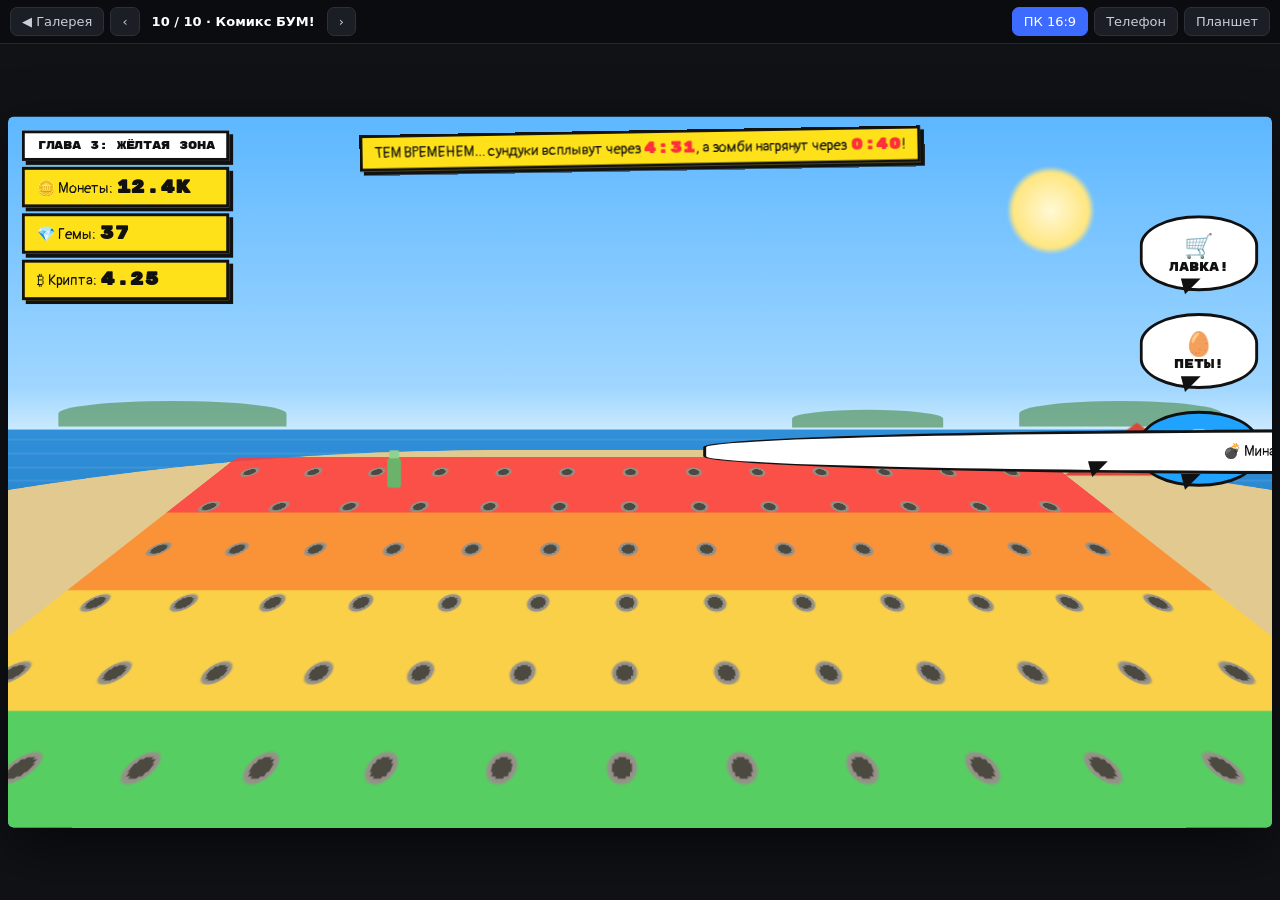
<file: 10-comic.html>
<!doctype html>
<html lang="ru">
<head>
<meta charset="utf-8">
<meta name="viewport" content="width=device-width, initial-scale=1">
<title>Комикс БУМ!</title>
<link rel="preconnect" href="https://fonts.googleapis.com">
<link href="https://fonts.googleapis.com/css2?family=Rubik+Mono+One&family=Pangolin&display=swap" rel="stylesheet">
<link rel="stylesheet" href="common/frame.css">
<style>
  #stage { font-family: 'Pangolin', 'Comic Sans MS', cursive; color: #111; font-size: 16px; --y: #ffe11a; --r: #ff2e3b; --b: #1fa3ff; --g: #29d16b; --pk: #ff6fc0; }
  .M { font-family: 'Rubik Mono One', sans-serif; text-transform: uppercase; }
  .ht { background-image: radial-gradient(#0003 1.5px, transparent 1.6px); background-size: 8px 8px; }
  .a { position: absolute; z-index: 5; }
  .cap { background: var(--y); border: 3px solid #111; box-shadow: 4px 4px 0 #111; padding: 6px 12px; }
  .caps { left: 14px; top: 14px; display: flex; flex-direction: column; gap: 6px; }
  .caps .cap { font-size: 15px; } .caps .cap b { font-family: 'Rubik Mono One'; font-size: 18px; }
  .caps .lead { font-family: 'Rubik Mono One'; font-size: 11px; background: #fff; }
  .narr { left: 50%; top: 14px; transform: translateX(-50%) rotate(-1deg); font-size: 15px; } .narr b { font-family: 'Rubik Mono One'; color: var(--r); }
  .bub { position: relative; background: #fff; border: 3px solid #111; border-radius: 50% / 40%; padding: 14px 20px; text-align: center; cursor: pointer; transition: transform .12s; }
  .bub:hover { transform: scale(1.08) rotate(-3deg); }
  .bub::after { content: ''; position: absolute; bottom: -16px; left: 30%; border: 10px solid transparent; border-top: 16px solid #111; transform: skewX(-20deg); }
  .side { right: 14px; top: 100px; display: flex; flex-direction: column; gap: 22px; align-items: flex-end; }
  .side .bub { font-family: 'Rubik Mono One'; font-size: 12px; min-width: 120px; }
  .side .bub .e { font-size: 24px; display: block; font-family: system-ui; }
  .pve { left: 14px; bottom: 14px; padding: 10px 16px; cursor: pointer; transform: rotate(-2deg); background: var(--g); }
  .pve.off { background: var(--r); color: #fff; }
  .pve b { font-family: 'Rubik Mono One'; font-size: 16px; display: block; }
  .strip { left: 50%; bottom: 14px; transform: translateX(-50%); display: flex; border: 4px solid #111; background: #111; gap: 4px; box-shadow: 5px 5px 0 #0006; }
  .strip .p { width: 66px; height: 62px; background: #fff; display: grid; place-items: center; font-size: 28px; cursor: pointer; position: relative; }
  .strip .p.on { background: var(--y); } .strip .p i { position: absolute; top: 0; left: 3px; font: 10px 'Rubik Mono One'; font-style: normal; }
  .open { left: 50%; bottom: 96px; transform: translateX(-50%); font-family: 'Rubik Mono One'; font-size: 13px; cursor: pointer; background: var(--pk); color: #fff; border: 3px solid #111; padding: 8px 16px; box-shadow: 4px 4px 0 #111; }
  .wire-hint { left: 55%; top: 44%; font-size: 15px; padding: 10px 16px; }
  .fx { position: absolute; z-index: 95; pointer-events: none; font-family: 'Rubik Mono One'; font-size: 60px; color: var(--y); -webkit-text-stroke: 3px #111; paint-order: stroke fill;
    padding: 40px 50px; background: var(--r); clip-path: polygon(50% 0, 61% 30%, 98% 18%, 72% 45%, 100% 65%, 66% 66%, 72% 100%, 50% 75%, 26% 100%, 32% 68%, 0 70%, 26% 46%, 2% 18%, 38% 30%);
    animation: fx .9s cubic-bezier(.3,1.6,.5,1) forwards; }
  @keyframes fx { 0% { transform: scale(0) rotate(-20deg); } 30% { transform: scale(1) rotate(-6deg); } 80% { opacity: 1; } 100% { transform: scale(1.1) rotate(-6deg); opacity: 0; } }
  .shake { animation: shk .4s; } @keyframes shk { 25% { transform: translate(-10px, 6px); } 50% { transform: translate(8px, -6px); } 75% { transform: translate(-6px, -4px); } }
  /* comic page */
  .page { position: absolute; inset: 0; z-index: 50; display: none; background: #f7f1e1; padding: 14px; }
  .page.on { display: block; }
  .grid { height: 100%; display: grid; gap: 12px; grid-template-columns: 1.3fr 1fr 1fr; grid-template-rows: 1fr 1fr; }
  .pn { border: 4px solid #111; background: var(--c, #fff); position: relative; overflow: hidden; cursor: pointer; transition: transform .15s; box-shadow: 5px 5px 0 #111; }
  .pn:hover { transform: rotate(-1deg) scale(1.02); }
  .pn .ttl { position: absolute; left: -4px; top: -4px; background: var(--y); border: 3px solid #111; padding: 4px 10px; font-family: 'Rubik Mono One'; font-size: 14px; z-index: 2; }
  .pn .art { position: absolute; inset: 0; display: grid; place-items: center; font-size: 90px; }
  .pn .say { position: absolute; right: 12px; bottom: 16px; max-width: 70%; font-size: 15px; padding: 8px 12px; cursor: inherit; }
  .pn.big { grid-row: span 2; }
  .zoom { position: absolute; inset: 14px; z-index: 60; border: 5px solid #111; background: #fff; box-shadow: 8px 8px 0 #111; display: none; flex-direction: column; animation: zm .3s cubic-bezier(.3,1.5,.5,1); }
  .zoom.on { display: flex; } @keyframes zm { from { transform: scale(.5) rotate(-4deg); opacity: 0; } }
  .zh { display: flex; align-items: center; gap: 10px; padding: 10px 14px; border-bottom: 4px solid #111; background: var(--c); }
  .zh h2 { margin: 0; font-family: 'Rubik Mono One'; font-size: 24px; } .zh .sp { flex: 1; }
  .cb { font-family: 'Rubik Mono One'; font-size: 12px; border: 3px solid #111; background: #fff; padding: 8px 12px; cursor: pointer; box-shadow: 3px 3px 0 #111; }
  .cb:active { transform: translate(3px, 3px); box-shadow: none; } .cb.on { background: var(--y); } .cb.go { background: var(--g); } .cb.no { background: #ddd; color: #777; } .cb.rbx { background: var(--b); color: #fff; }
  .zb { flex: 1; min-height: 0; display: grid; grid-template-columns: 1fr 340px; }
  .cells { overflow: auto; padding: 14px; display: grid; grid-template-columns: repeat(3, 1fr); gap: 12px; align-content: start; }
  .cell { border: 3px solid #111; padding: 10px; text-align: center; cursor: pointer; background: #fff; position: relative; }
  .cell.sel { background: var(--y); transform: rotate(-2deg); box-shadow: 4px 4px 0 #111; } .cell .e { font-size: 44px; } .cell b { display: block; font-size: 15px; } .cell small { font-family: 'Rubik Mono One'; font-size: 10px; }
  .cell.own::after { content: 'ЕСТЬ!'; position: absolute; top: 4px; right: -6px; font-family: 'Rubik Mono One'; font-size: 10px; background: var(--g); border: 2px solid #111; padding: 1px 4px; transform: rotate(12deg); }
  .talk { border-left: 4px solid #111; padding: 14px; display: flex; flex-direction: column; gap: 12px; background: #fff9db; }
  .talk .zina { font-size: 70px; text-align: center; line-height: 1; }
  .talk .bub { cursor: default; font-size: 16px; text-align: left; border-radius: 30px; } .talk .bub:hover { transform: none; }
  .talk .bub::after { left: 50%; bottom: auto; top: 100%; }
  .talk .bub.up::after { top: auto; bottom: 100%; border-top: 0; border-bottom: 16px solid #111; }
  .seq { display: flex; gap: 10px; padding: 14px; justify-content: center; }
  .fr3 { width: 240px; height: 230px; border: 4px solid #111; background: #fff; display: flex; flex-direction: column; align-items: center; justify-content: center; position: relative; font-size: 90px; box-shadow: 4px 4px 0 #111; }
  .fr3 .cp { position: absolute; top: -4px; left: -4px; font-family: 'Rubik Mono One'; font-size: 11px; background: var(--y); border: 3px solid #111; padding: 3px 6px; }
  .fr3 .sfx { position: absolute; bottom: 10px; font-family: 'Rubik Mono One'; font-size: 24px; color: var(--r); -webkit-text-stroke: 1px #111; transform: rotate(-8deg); }
  .fr3.wait { opacity: .2; }
  .rk { padding: 14px; overflow: auto; } .rk .r { display: flex; align-items: center; gap: 10px; padding: 6px 10px; border: 3px solid #111; margin-bottom: 6px; background: #fff; box-shadow: 3px 3px 0 #111; }
  .rk .r.me { background: var(--pk); color: #fff; } .rk .r .n { flex: 1; } .rk .r .pos { font-family: 'Rubik Mono One'; width: 34px; }
  /* defuse */
  .dz { position: absolute; inset: 0; z-index: 70; display: none; place-items: center; background: #0008; }
  .dz.on { display: grid; }
  .dpanel { width: 620px; border: 5px solid #111; background: #fff; box-shadow: 8px 8px 0 #111; }
  .dpanel .zh { background: var(--r); color: #fff; }
  .wires { display: flex; justify-content: space-around; padding: 24px 20px 10px; }
  .wire { width: 40px; height: 180px; border-radius: 20px; border: 4px solid #111; background: var(--c); cursor: pointer; position: relative; transition: transform .15s; }
  .wire:hover { transform: scaleX(1.2); } .wire.cut { clip-path: polygon(0 0, 100% 0, 100% 45%, 0 52%, 0 58%, 100% 51%, 100% 100%, 0 100%); }
  .clue { padding: 0 20px 20px; text-align: center; }
  @container stage (max-height: 450px) { .caps, .narr, .side, .pve, .strip, .open, .wire-hint { zoom: .62; } .page, .dz { zoom: .62; width: 161.3%; height: 161.3%; inset: auto; left: 0; top: 0; } }
</style>
</head>
<body>
<div id="stage">
  <div class="a caps" id="caps"></div>
  <div class="a cap narr">ТЕМ ВРЕМЕНЕМ… сундуки всплывут через <b id="tT"></b>, а зомби нагрянут через <b id="tR"></b>!</div>
  <div class="a side">
    <div class="bub" data-z="shop"><span class="e">🛒</span>ЛАВКА!</div>
    <div class="bub" data-z="pets"><span class="e">🥚</span>ПЕТЫ!</div>
    <div class="bub" data-z="donate" style="background:var(--b);color:#fff"><span class="e">💎</span>R$!</div>
  </div>
  <div class="a bub wire-hint" id="wireHint">💣 Мина! Какой провод резать?! (E)</div>
  <div class="a cap pve" id="pve"></div>
  <div class="a open" data-page>📖 ОТКРЫТЬ ВЫПУСК (TAB)</div>
  <div class="a strip" id="strip"></div>

  <div class="page ht" id="page"><div class="grid" id="grid"></div></div>
  <div class="zoom" id="zoom"></div>
  <div class="dz" id="dz"></div>
</div>
<script src="common/data.js"></script>
<script src="common/frame.js"></script>
<script>
const { S, CUR, RARITY, CATS, PETS, EGGS, DONATE, STATS, RANKS, QUESTS } = BL;
const $ = (s) => document.querySelector(s);
let z = null, cat = 'tools', sel = null, egg = 'egg1', rstat = 'coins', slot = 0, lastPet = null;

function fx(text, color = 'var(--r)') {
  const f = document.createElement('div'); f.className = 'fx'; f.textContent = text; f.style.background = color;
  f.style.left = 300 + Math.random() * 300 + 'px'; f.style.top = 160 + Math.random() * 160 + 'px'; $('#stage').append(f); setTimeout(() => f.remove(), 900);
}
function hud() {
  $('#caps').innerHTML = `<div class="cap lead">ГЛАВА 3: ЖЁЛТАЯ ЗОНА</div>` + ['coins', 'gems', 'crypto'].map((k) => `<div class="cap">${CUR[k].icon} ${CUR[k].name}: <b>${BL.fmt(S[k])}</b></div>`).join('');
  $('#pve').className = 'a cap pve' + (S.pve ? '' : ' off'); $('#pve').innerHTML = `<b>${S.pve ? '🛡️ МИР!' : '⚔️ ВОЙНА!'}</b>${S.pve ? 'Никто не нападёт' : 'Соседи могут напасть'}`;
  const ids = [S.equipped.tools, 'det1', 'hammer', S.equipped.weapons, S.equipped.boats];
  $('#strip').innerHTML = ids.map((id, i) => `<div class="p ${i === slot ? 'on' : ''}" data-slot="${i}"><i>${i + 1}</i>${id === 'hammer' ? '🔨' : BL.item(id).icon}</div>`).join('');
}
function tick() { $('#tT').textContent = BL.mmss(S.treasureAt - Date.now()); $('#tR').textContent = BL.mmss(S.raidAt - Date.now()); }

const PANELS = [
  { k: 'shop', t: 'Лавка Зины', e: '👵🛒', c: '#ffe7a1', say: 'Кусачки сами себя не купят!', big: true },
  { k: 'pets', t: 'Яйца и петы', e: '🥚', c: '#d5f5ff', say: 'Оно шевелится!' },
  { k: 'donate', t: 'Сундук R$', e: '💰', c: '#c9ffd9', say: 'Звенит!' },
  { k: 'rank', t: 'Топ героев', e: '🏆', c: '#ffd6ec', say: 'Я — седьмой?!' },
  { k: 'quests', t: 'Задания', e: '📜', c: '#e8ddff', say: 'Ещё 3 мины…' },
];
function openPage() {
  $('#grid').innerHTML = PANELS.map((p) => `<div class="pn ht ${p.big ? 'big' : ''}" style="--c:${p.c}" data-z="${p.k}"><div class="ttl">${p.t}</div><div class="art">${p.e}</div><div class="bub say">${p.say}</div></div>`).join('');
  $('#page').classList.add('on');
}
function closeAll() { z = null; $('#zoom').classList.remove('on'); $('#page').classList.remove('on'); }

function zinaSay(it) {
  if (!it) return 'Выбери что-нибудь, а я расскажу! 👵';
  const own = S.owned.has(it.id);
  return `<b>${it.name}</b> — ${it.desc} ${own ? 'Оно уже твоё, внучок!' : BL.canAfford(it) ? 'Тебе как раз хватает!' : 'Маловато денег… иди мины поснимай!'}`;
}
const Z = {
  shop: ['Лавка Зины', '#ffe7a1', () => { const it = sel && BL.item(sel);
    return `<div class="zb"><div><div style="display:flex;gap:8px;padding:12px 14px 0">${Object.keys(CATS).map((k) => `<span class="cb ${k === cat ? 'on' : ''}" data-cat="${k}">${CATS[k].name}</span>`).join('')}</div>
      <div class="cells">${BL.byCat(cat).map((x) => `<div class="cell ${x.id === sel ? 'sel' : ''} ${S.owned.has(x.id) ? 'own' : ''}" data-sel="${x.id}"><div class="e">${x.icon}</div><b>${x.name}</b><small>${BL.price(x)}</small></div>`).join('')}</div></div>
      <div class="talk"><div class="zina">👵</div><div class="bub up">${zinaSay(it)}</div>${it ? `<span class="cb ${S.equipped[it.cat] === it.id ? 'no' : S.owned.has(it.id) ? 'on' : it.cur === 'robux' ? 'rbx' : BL.canAfford(it) ? 'go' : 'no'}" data-buy="${it.id}" style="text-align:center;font-size:15px">${S.equipped[it.cat] === it.id ? 'УЖЕ В РУКАХ' : S.owned.has(it.id) ? (it.cat === 'build' ? 'ПОСТРОЕНО' : 'ВЗЯТЬ В РУКИ') : 'КУПИТЬ · ' + BL.price(it)}</span>` : ''}</div></div>`; }],
  pets: ['Яйца и петы', '#d5f5ff', () => { const e = EGGS.find((x) => x.id === egg);
    return `<div style="display:flex;gap:8px;padding:12px 14px 0;align-items:center">${EGGS.map((x) => `<span class="cb ${x.id === egg ? 'on' : ''}" data-egg="${x.id}">${x.icon} ${x.name}</span>`).join('')}<span class="sp" style="flex:1"></span><span class="cb go" data-hatch>ВЫСИДЕТЬ · ${BL.price(e)}</span></div>
      <div class="seq" id="seq"><div class="fr3"><span class="cp">КАДР 1</span>${e.icon}<span class="sfx">ТУК-ТУК</span></div><div class="fr3 wait"><span class="cp">КАДР 2</span>💥<span class="sfx">ТРЕСК!</span></div><div class="fr3 wait"><span class="cp">КАДР 3</span>❓</div></div>
      <div style="padding:0 14px;display:flex;flex-wrap:wrap;gap:8px;align-items:center">Мои петы (${S.pets.filter((p) => p.eq).length}/${S.petSlots}, x${BL.petMult().toFixed(2)}): ${S.pets.map((p) => `<span class="cb ${p.eq ? 'on' : ''}" data-pet="${p.uid}" style="font-size:20px;padding:4px 8px">${PETS[p.key].icon}</span>`).join('')}</div>`; }],
  donate: ['Сундук R$', '#c9ffd9', () => `<div class="cells" style="grid-template-columns:repeat(5,1fr)">${DONATE.map((d) => `<div class="cell ${S.passes.has(d.id) ? 'own' : ''}" data-don="${d.id}"><div class="e">${d.icon}</div><b>${d.name}</b><div style="font-size:13px;min-height:36px">${d.give ? Object.keys(d.give).map((k) => CUR[k].icon + BL.fmt(d.give[k])).join(' + ') : d.desc}</div><span class="cb rbx">R$ ${d.price}</span></div>`).join('')}</div><div style="padding:0 14px">Демо-баланс: R$ ${S.robux}. Ничего настоящего не списывается.</div>`],
  rank: ['Топ героев', '#ffd6ec', () => `<div style="display:flex;gap:8px;padding:12px 14px 0">${STATS.map((s) => `<span class="cb ${s.id === rstat ? 'on' : ''}" data-rstat="${s.id}">${s.name}</span>`).join('')}</div>
      <div class="rk">${RANKS[rstat].slice(0, 10).map((r, i) => `<div class="r ${r.me ? 'me' : ''}"><span class="pos">#${i + 1}</span><span class="n">${r.name}${i === 0 ? ' 👑' : ''}</span><b class="M" style="font-size:14px">${BL.fmt(r.value)}</b></div>`).join('')}</div>`],
  quests: ['Задания', '#e8ddff', () => `<div class="rk">${QUESTS.map((q) => `<div class="r"><span class="pos">${q.done >= q.need ? '✅' : '⏳'}</span><span class="n">${q.text} — ${q.done}/${q.need}</span><span class="cb ${q.done >= q.need ? 'go' : 'no'}" data-claim="${q.id}">${q.reward}</span></div>`).join('')}</div>`],
};
function openZ(k) {
  z = k; const [t, c, f] = Z[k]; const zz = $('#zoom'); zz.style.setProperty('--c', c);
  zz.innerHTML = `<div class="zh ht"><h2>${t}</h2><span class="sp"></span><span class="cb" data-back>◀ К ВЫПУСКУ</span><span class="cb" data-x>✕</span></div>${f()}`; zz.classList.add('on');
}
function hatch() {
  const r = BL.hatch(egg); if (!r.ok) { fx('НЕТ ДЕНЕГ!', '#999'); return; } const p = r.pets[0]; lastPet = p;
  const fr = document.querySelectorAll('#seq .fr3');
  setTimeout(() => fr[1].classList.remove('wait'), 500);
  setTimeout(() => { fr[2].classList.remove('wait'); fr[2].innerHTML = `<span class="cp">КАДР 3</span>${p.icon}<span class="sfx" style="color:${RARITY[p.rarity].color}">${RARITY[p.rarity].name.toUpperCase()}!</span>`; fx(p.name.toUpperCase().split(' ')[0] + '!', RARITY[p.rarity].color); }, 1100);
  setTimeout(() => { if (z === 'pets') { const keep = $('#seq').outerHTML; openZ('pets'); $('#seq').outerHTML = keep; } }, 1300);
}
function defuse() {
  const colors = [['КРАСНЫЙ', '#ff2e3b'], ['СИНИЙ', '#1fa3ff'], ['ЗЕЛЁНЫЙ', '#29d16b']]; const good = Math.floor(Math.random() * 3);
  const clue = ['Бабушка шепчет: «Только не синий и не зелёный…»', 'Бабушка шепчет: «Красный — ловушка, зелёный тоже!»', 'Бабушка шепчет: «Цвет травы, внучок, цвет травы…»'][good];
  $('#dz').innerHTML = `<div class="dpanel" id="dp"><div class="zh ht"><h2>РЕЖЬ ПРОВОД!</h2><span class="sp"></span><span class="cb" data-dzx>✕</span></div><div class="wires">${colors.map((c, i) => `<div class="wire" style="--c:${c[1]}" data-wire="${i}" data-good="${good}" title="${c[0]}"></div>`).join('')}</div><div class="clue bub" style="margin:0 20px 20px;cursor:default">${clue}</div></div>`;
  $('#dz').classList.add('on');
}

document.addEventListener('click', (e) => {
  const t = e.target.closest('[data-z],[data-page],[data-back],[data-x],[data-cat],[data-sel],[data-buy],[data-egg],[data-hatch],[data-pet],[data-don],[data-rstat],[data-claim],[data-slot],[data-wire],[data-dzx],#pve,#wireHint');
  if (!t) return; const d = t.dataset;
  if (d.z) { if (!$('#page').classList.contains('on')) openPage(); openZ(d.z); }
  else if ('page' in d) openPage();
  else if ('back' in d) { z = null; $('#zoom').classList.remove('on'); }
  else if ('x' in d) closeAll();
  else if (d.cat) { cat = d.cat; sel = null; openZ('shop'); }
  else if (d.sel) { sel = d.sel; openZ('shop'); }
  else if (d.buy) { const r = BL.buy(d.buy); fx(r.ok ? (r.equipped ? 'ХВАТЬ!' : 'БУМ! КУПЛЕНО!') : 'УВЫ!', r.ok ? 'var(--r)' : '#999'); }
  else if (d.egg) { egg = d.egg; openZ('pets'); }
  else if ('hatch' in d) hatch();
  else if (d.pet) { const r = BL.togglePet(+d.pet); if (!r.ok) fx('МЕСТ НЕТ!', '#999'); }
  else if (d.don) { const r = BL.donate(d.don); fx(r.ok ? 'ДЗЫНЬ!' : 'УВЫ!', r.ok ? 'var(--g)' : '#999'); }
  else if (d.rstat) { rstat = d.rstat; openZ('rank'); }
  else if (d.claim) { const q = QUESTS.find((x) => x.id === d.claim); if (q.done >= q.need) { q.done = 0; fx('НАГРАДА!', 'var(--g)'); openZ('quests'); } }
  else if (d.slot) { slot = +d.slot; hud(); }
  else if (d.wire) {
    t.classList.add('cut');
    if (+d.wire === +d.good) { BL.earn(BL.ZONES[1].reward); fx('ЩЁЛК! +' + BL.ZONES[1].reward, 'var(--g)'); setTimeout(() => $('#dz').classList.remove('on'), 700); }
    else { fx('БАБАХ!!!'); $('#stage').classList.add('shake'); setTimeout(() => { $('#stage').classList.remove('shake'); $('#dz').classList.remove('on'); }, 500); }
  }
  else if ('dzx' in d) $('#dz').classList.remove('on');
  else if (t.id === 'pve') fx(BL.togglePvE() ? 'МИР!' : 'В БОЙ!', S.pve ? 'var(--g)' : 'var(--r)');
  else if (t.id === 'wireHint') defuse();
});
document.addEventListener('keydown', (e) => {
  const k = e.key.toLowerCase();
  if (k === 'tab') { e.preventDefault(); $('#page').classList.contains('on') ? closeAll() : openPage(); }
  else if (k === 'escape') { if ($('#dz').classList.contains('on')) $('#dz').classList.remove('on'); else if (z) { z = null; $('#zoom').classList.remove('on'); } else closeAll(); }
  else if (k === 'e' || k === 'у') defuse();
  else if (k >= '1' && k <= '5') { slot = +k - 1; hud(); }
});
BL.on((w) => { if (w === 'tick') return tick(); hud(); if (z && w !== 'hatch' && w !== 'earn') openZ(z); });
hud(); tick();
</script>
</body>
</html>
</file>
<file: common/frame.css>
/* Viewer frame + the fake game scene shared by all concepts. */
html, body { margin: 0; height: 100%; overflow: hidden; background: #101216; }
* { box-sizing: border-box; }

.viewer-bar {
  position: fixed; top: 0; left: 0; right: 0; height: 44px; z-index: 1000;
  display: flex; align-items: center; gap: 6px; padding: 0 10px;
  background: #0b0c0f; border-bottom: 1px solid #23262d;
  font: 13px/1 system-ui, -apple-system, 'Segoe UI', sans-serif; color: #c9ced8;
}
.vb-btn {
  color: #c9ced8; text-decoration: none; background: #1b1e24; border: 1px solid #2c3039;
  padding: 7px 11px; border-radius: 7px; cursor: pointer; font: inherit; white-space: nowrap;
}
.vb-btn:hover { background: #262a33; color: #fff; }
.vb-btn.on { background: #3d6bff; border-color: #3d6bff; color: #fff; }
.vb-title { font-weight: 600; color: #fff; padding: 0 6px; white-space: nowrap; overflow: hidden; text-overflow: ellipsis; }
.vb-gap { flex: 1; }
@media (max-width: 640px) { .vb-title { display: none; } .vb-btn { padding: 7px 8px; } }

#stage {
  position: absolute; left: 50%; top: calc(50% + 22px); transform-origin: center center;
  overflow: hidden; container-type: size; container-name: stage; border-radius: 6px;
  box-shadow: 0 20px 60px rgba(0,0,0,.6); user-select: none; -webkit-user-select: none;
}

/* ---------- fake game world ---------- */
.scene { position: absolute; inset: 0; overflow: hidden; pointer-events: none; }
.scene .sky { position: absolute; inset: 0; background: linear-gradient(#5db7ff 0%, #9fd6ff 38%, #d8f0ff 46%); }
.scene .sun { position: absolute; width: 90px; height: 90px; right: 14%; top: 7%; border-radius: 50%;
  background: radial-gradient(#fff9d6, #ffe680 60%, transparent 70%); filter: blur(1px); }
.scene .far { position: absolute; top: 40%; height: 26px; border-radius: 50% 50% 0 0; background: #5c9a6a; opacity: .75; }
.scene .f1 { left: 4%; width: 18%; } .scene .f2 { left: 62%; width: 12%; height: 18px; top: 41.2%; } .scene .f3 { left: 80%; width: 16%; }
.scene .sea { position: absolute; left: 0; right: 0; top: 44%; bottom: 0;
  background: repeating-linear-gradient(0deg, rgba(255,255,255,.08) 0 2px, transparent 2px 14px), linear-gradient(#2f8fd8, #1767b0);
  animation: sea 6s linear infinite; }
@keyframes sea { to { background-position: 0 28px, 0 0; } }
.scene .land { position: absolute; left: -10%; right: -10%; top: 47%; height: 90%;
  transform: perspective(500px) rotateX(58deg); transform-origin: top center;
  background: #e2c98f; border-radius: 40% 40% 0 0; }
.scene .field { position: absolute; left: 24%; right: 24%; top: 2%; bottom: 38%;
  background:
    radial-gradient(circle, #333 0 5px, #888 5px 7px, transparent 8px) 0 0 / 60px 52px,
    linear-gradient(#ff3b3b 0 22%, #ff8a2a 22% 44%, #ffd23c 44% 66%, #3ecf5a 66%);
  opacity: .85; border-radius: 6px; }
.scene .house { position: absolute; right: 6%; top: 50%; width: 120px; height: 90px; background: #f2f2f2; border: 4px solid #6b4a2f; }
.scene .house::before { content: ''; position: absolute; left: -18px; right: -18px; top: -54px; height: 54px;
  background: #d9483b; clip-path: polygon(50% 0, 100% 100%, 0 100%); }
.scene .house i { position: absolute; left: 42px; bottom: 0; width: 28px; height: 44px; background: #6b4a2f; }
.scene .shop-hut { position: absolute; left: 7%; top: 53%; width: 96px; height: 64px; background: #8bd18b; border: 4px solid #3f6b3f; }
.scene .shop-hut::before { content: ''; position: absolute; left: -10px; right: -10px; top: -20px; height: 20px;
  background: repeating-linear-gradient(90deg, #fff 0 14px, #ff5a7a 14px 28px); }
.scene .shop-hut i { position: absolute; left: 30px; top: 14px; width: 30px; height: 26px; background: #2b3b2b; }
.scene .zombie { position: absolute; left: 30%; top: 48%; width: 14px; height: 30px; background: #6bb36b; border-radius: 3px;
  box-shadow: 0 -10px 0 -2px #8fd18f; animation: zomb 3s ease-in-out infinite alternate; }
@keyframes zomb { to { transform: translateX(60px); } }
.scene .hero { position: absolute; left: 50%; bottom: 13%; width: 60px; height: 130px; margin-left: -30px; }
.scene .hero b { position: absolute; left: 12px; top: 0; width: 36px; height: 36px; background: #ffcf9a; border-radius: 6px; }
.scene .hero i { position: absolute; left: 0; top: 38px; width: 60px; height: 50px; background: #2f6fe0; border-radius: 4px; }
.scene .hero u { position: absolute; left: 6px; top: 88px; width: 48px; height: 42px; background:
  linear-gradient(90deg, #3a3a46 0 46%, transparent 46% 54%, #3a3a46 54%); }
</file>
